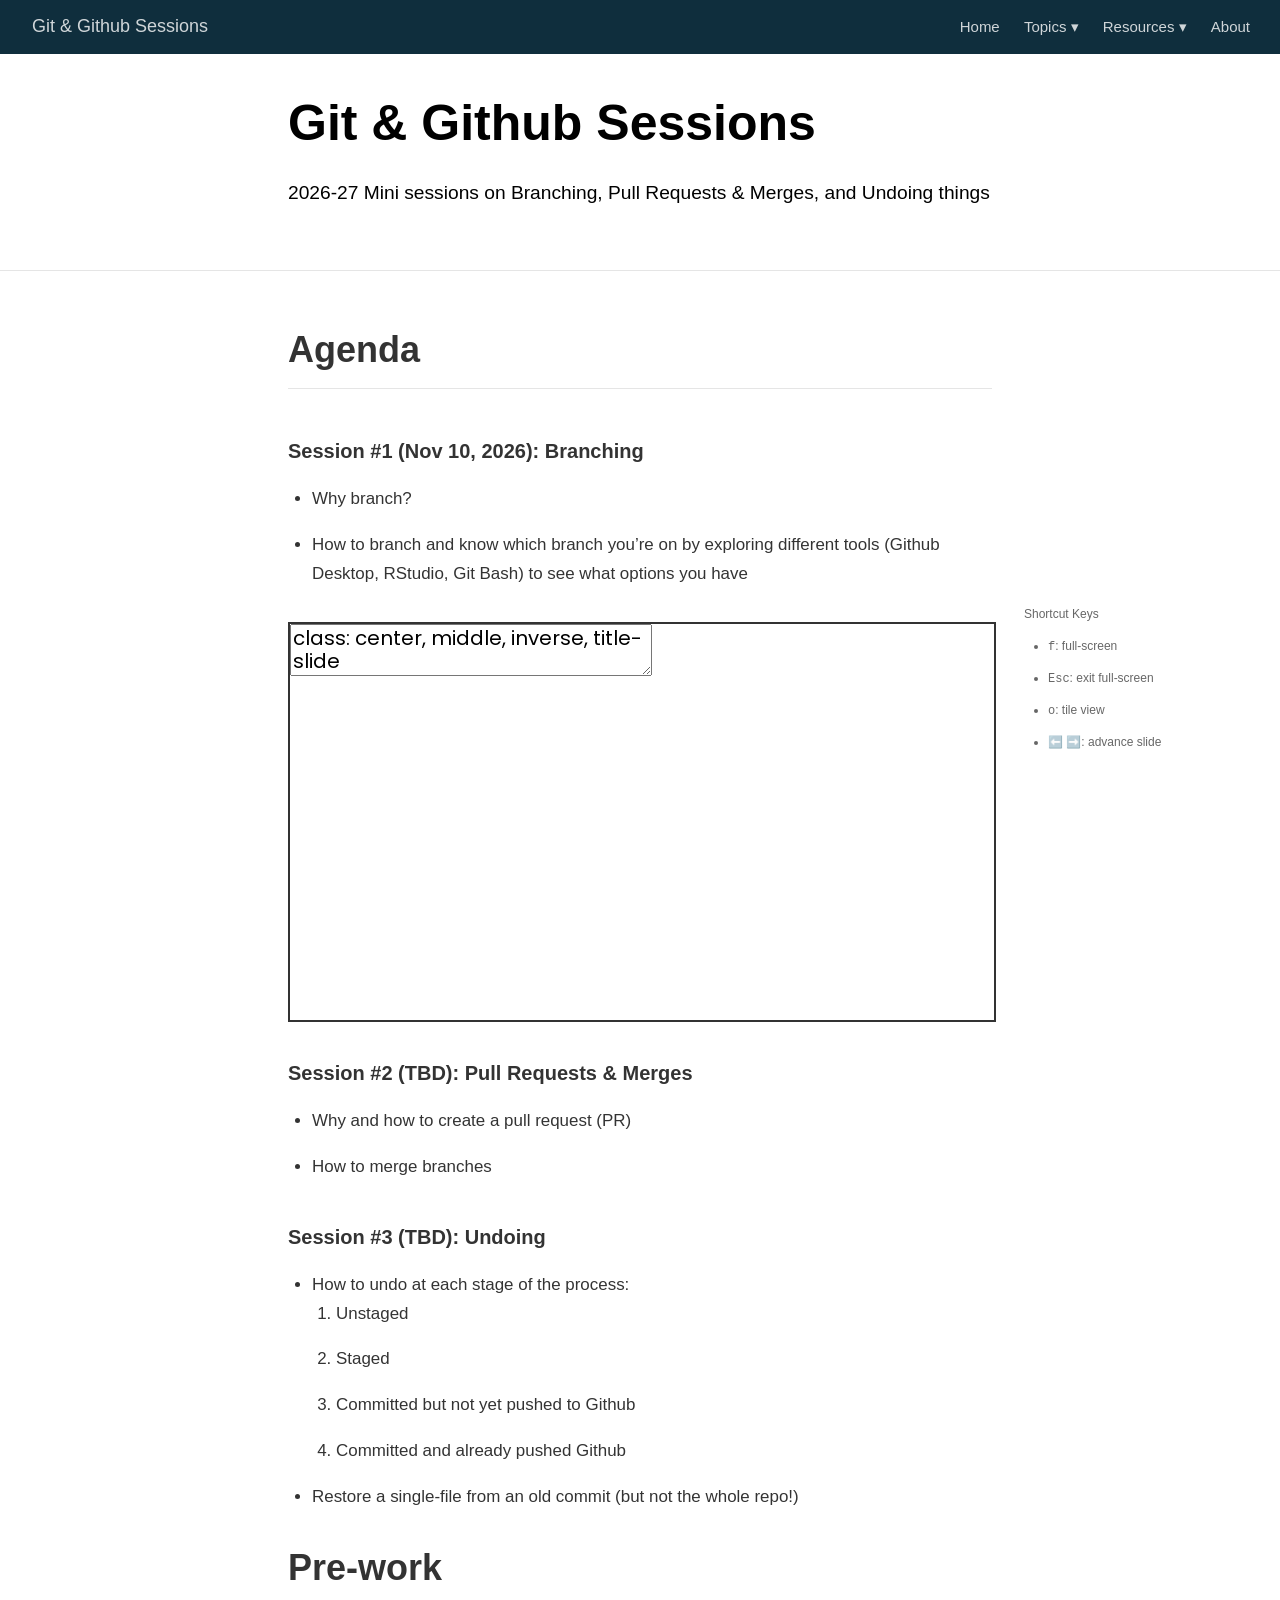
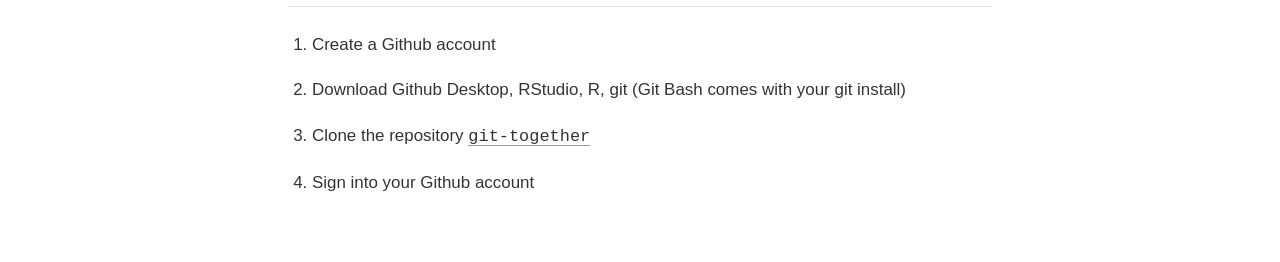
<file: docs/index.html>
<!DOCTYPE html>

<html xmlns="http://www.w3.org/1999/xhtml" lang="" xml:lang="">

<head>
  <meta charset="utf-8"/>
  <meta name="viewport" content="width=device-width, initial-scale=1"/>
  <meta http-equiv="X-UA-Compatible" content="IE=Edge,chrome=1"/>
  <meta name="generator" content="distill" />

  <style type="text/css">
  /* Hide doc at startup (prevent jankiness while JS renders/transforms) */
  body {
    visibility: hidden;
  }
  </style>

 <!--radix_placeholder_import_source-->
 <!--/radix_placeholder_import_source-->

<style type="text/css">code{white-space: pre;}</style>
<style type="text/css" data-origin="pandoc">
html { -webkit-text-size-adjust: 100%; }
pre > code.sourceCode { white-space: pre; position: relative; }
pre > code.sourceCode > span { display: inline-block; line-height: 1.25; }
pre > code.sourceCode > span:empty { height: 1.2em; }
.sourceCode { overflow: visible; }
code.sourceCode > span { color: inherit; text-decoration: inherit; }
div.sourceCode { margin: 1em 0; }
pre.sourceCode { margin: 0; }
@media screen {
div.sourceCode { overflow: auto; }
}
@media print {
pre > code.sourceCode { white-space: pre-wrap; }
pre > code.sourceCode > span { text-indent: -5em; padding-left: 5em; }
}
pre.numberSource code
  { counter-reset: source-line 0; }
pre.numberSource code > span
  { position: relative; left: -4em; counter-increment: source-line; }
pre.numberSource code > span > a:first-child::before
  { content: counter(source-line);
    position: relative; left: -1em; text-align: right; vertical-align: baseline;
    border: none; display: inline-block;
    -webkit-touch-callout: none; -webkit-user-select: none;
    -khtml-user-select: none; -moz-user-select: none;
    -ms-user-select: none; user-select: none;
    padding: 0 4px; width: 4em;
    color: #aaaaaa;
  }
pre.numberSource { margin-left: 3em; border-left: 1px solid #aaaaaa;  padding-left: 4px; }
div.sourceCode
  { color: #00769e; background-color: #f1f3f5; }
@media screen {
pre > code.sourceCode > span > a:first-child::before { text-decoration: underline; }
}
code span { color: #00769e; } /* Normal */
code span.al { color: #ad0000; } /* Alert */
code span.an { color: #5e5e5e; } /* Annotation */
code span.at { color: #657422; } /* Attribute */
code span.bn { color: #ad0000; } /* BaseN */
code span.bu { } /* BuiltIn */
code span.cf { color: #00769e; } /* ControlFlow */
code span.ch { color: #20794d; } /* Char */
code span.cn { color: #8f5902; } /* Constant */
code span.co { color: #5e5e5e; } /* Comment */
code span.cv { color: #5e5e5e; font-style: italic; } /* CommentVar */
code span.do { color: #5e5e5e; font-style: italic; } /* Documentation */
code span.dt { color: #ad0000; } /* DataType */
code span.dv { color: #ad0000; } /* DecVal */
code span.er { color: #ad0000; } /* Error */
code span.ex { } /* Extension */
code span.fl { color: #ad0000; } /* Float */
code span.fu { color: #4758ab; } /* Function */
code span.im { } /* Import */
code span.in { color: #5e5e5e; } /* Information */
code span.kw { color: #00769e; } /* Keyword */
code span.op { color: #5e5e5e; } /* Operator */
code span.ot { color: #00769e; } /* Other */
code span.pp { color: #ad0000; } /* Preprocessor */
code span.sc { color: #5e5e5e; } /* SpecialChar */
code span.ss { color: #20794d; } /* SpecialString */
code span.st { color: #20794d; } /* String */
code span.va { color: #111111; } /* Variable */
code span.vs { color: #20794d; } /* VerbatimString */
code span.wa { color: #5e5e5e; font-style: italic; } /* Warning */
</style>


  <!--radix_placeholder_meta_tags-->
  <title>Git &amp; Github Sessions</title>

  <meta property="description" itemprop="description" content="2026-27 Mini sessions on Branching, Pull Requests &amp; Merges, and Undoing things"/>



  <!--  https://developers.facebook.com/docs/sharing/webmasters#markup -->
  <meta property="og:title" content="Git &amp; Github Sessions"/>
  <meta property="og:type" content="article"/>
  <meta property="og:description" content="2026-27 Mini sessions on Branching, Pull Requests &amp; Merges, and Undoing things"/>
  <meta property="og:locale" content="en_US"/>
  <meta property="og:site_name" content="Git &amp; Github Sessions"/>

  <!--  https://dev.twitter.com/cards/types/summary -->
  <meta property="twitter:card" content="summary"/>
  <meta property="twitter:title" content="Git &amp; Github Sessions"/>
  <meta property="twitter:description" content="2026-27 Mini sessions on Branching, Pull Requests &amp; Merges, and Undoing things"/>

  <!--/radix_placeholder_meta_tags-->
  <!--radix_placeholder_rmarkdown_metadata-->

  <script type="text/json" id="radix-rmarkdown-metadata">
  {"type":"list","attributes":{"names":{"type":"character","attributes":{},"value":["title","description","site"]}},"value":[{"type":"character","attributes":{},"value":["Git & Github Sessions"]},{"type":"character","attributes":{},"value":["2026-27 Mini sessions on Branching, Pull Requests & Merges, and Undoing things\n"]},{"type":"character","attributes":{},"value":["distill::distill_website"]}]}
  </script>
  <!--/radix_placeholder_rmarkdown_metadata-->
  <!--radix_placeholder_navigation_in_header-->
  <meta name="distill:offset" content=""/>

  <script type="application/javascript">

    window.headroom_prevent_pin = false;

    window.document.addEventListener("DOMContentLoaded", function (event) {

      // initialize headroom for banner
      var header = $('header').get(0);
      var headerHeight = header.offsetHeight;
      var headroom = new Headroom(header, {
        tolerance: 5,
        onPin : function() {
          if (window.headroom_prevent_pin) {
            window.headroom_prevent_pin = false;
            headroom.unpin();
          }
        }
      });
      headroom.init();
      if(window.location.hash)
        headroom.unpin();
      $(header).addClass('headroom--transition');

      // offset scroll location for banner on hash change
      // (see: https://github.com/WickyNilliams/headroom.js/issues/38)
      window.addEventListener("hashchange", function(event) {
        window.scrollTo(0, window.pageYOffset - (headerHeight + 25));
      });

      // responsive menu
      $('.distill-site-header').each(function(i, val) {
        var topnav = $(this);
        var toggle = topnav.find('.nav-toggle');
        toggle.on('click', function() {
          topnav.toggleClass('responsive');
        });
      });

      // nav dropdowns
      $('.nav-dropbtn').click(function(e) {
        $(this).next('.nav-dropdown-content').toggleClass('nav-dropdown-active');
        $(this).parent().siblings('.nav-dropdown')
           .children('.nav-dropdown-content').removeClass('nav-dropdown-active');
      });
      $("body").click(function(e){
        $('.nav-dropdown-content').removeClass('nav-dropdown-active');
      });
      $(".nav-dropdown").click(function(e){
        e.stopPropagation();
      });
    });
  </script>

  <style type="text/css">

  /* Theme (user-documented overrideables for nav appearance) */

  .distill-site-nav {
    color: rgba(255, 255, 255, 0.8);
    background-color: #0F2E3D;
    font-size: 15px;
    font-weight: 300;
  }

  .distill-site-nav a {
    color: inherit;
    text-decoration: none;
  }

  .distill-site-nav a:hover {
    color: white;
  }

  @media print {
    .distill-site-nav {
      display: none;
    }
  }

  .distill-site-header {

  }

  .distill-site-footer {

  }


  /* Site Header */

  .distill-site-header {
    width: 100%;
    box-sizing: border-box;
    z-index: 3;
  }

  .distill-site-header .nav-left {
    display: inline-block;
    margin-left: 8px;
  }

  @media screen and (max-width: 768px) {
    .distill-site-header .nav-left {
      margin-left: 0;
    }
  }


  .distill-site-header .nav-right {
    float: right;
    margin-right: 8px;
  }

  .distill-site-header a,
  .distill-site-header .title {
    display: inline-block;
    text-align: center;
    padding: 14px 10px 14px 10px;
  }

  .distill-site-header .title {
    font-size: 18px;
    min-width: 150px;
  }

  .distill-site-header .logo {
    padding: 0;
  }

  .distill-site-header .logo img {
    display: none;
    max-height: 20px;
    width: auto;
    margin-bottom: -4px;
  }

  .distill-site-header .nav-image img {
    max-height: 18px;
    width: auto;
    display: inline-block;
    margin-bottom: -3px;
  }



  @media screen and (min-width: 1000px) {
    .distill-site-header .logo img {
      display: inline-block;
    }
    .distill-site-header .nav-left {
      margin-left: 20px;
    }
    .distill-site-header .nav-right {
      margin-right: 20px;
    }
    .distill-site-header .title {
      padding-left: 12px;
    }
  }


  .distill-site-header .nav-toggle {
    display: none;
  }

  .nav-dropdown {
    display: inline-block;
    position: relative;
  }

  .nav-dropdown .nav-dropbtn {
    border: none;
    outline: none;
    color: rgba(255, 255, 255, 0.8);
    padding: 16px 10px;
    background-color: transparent;
    font-family: inherit;
    font-size: inherit;
    font-weight: inherit;
    margin: 0;
    margin-top: 1px;
    z-index: 2;
  }

  .nav-dropdown-content {
    display: none;
    position: absolute;
    background-color: white;
    min-width: 200px;
    border: 1px solid rgba(0,0,0,0.15);
    border-radius: 4px;
    box-shadow: 0px 8px 16px 0px rgba(0,0,0,0.1);
    z-index: 1;
    margin-top: 2px;
    white-space: nowrap;
    padding-top: 4px;
    padding-bottom: 4px;
  }

  .nav-dropdown-content hr {
    margin-top: 4px;
    margin-bottom: 4px;
    border: none;
    border-bottom: 1px solid rgba(0, 0, 0, 0.1);
  }

  .nav-dropdown-active {
    display: block;
  }

  .nav-dropdown-content a, .nav-dropdown-content .nav-dropdown-header {
    color: black;
    padding: 6px 24px;
    text-decoration: none;
    display: block;
    text-align: left;
  }

  .nav-dropdown-content .nav-dropdown-header {
    display: block;
    padding: 5px 24px;
    padding-bottom: 0;
    text-transform: uppercase;
    font-size: 14px;
    color: #999999;
    white-space: nowrap;
  }

  .nav-dropdown:hover .nav-dropbtn {
    color: white;
  }

  .nav-dropdown-content a:hover {
    background-color: #ddd;
    color: black;
  }

  .nav-right .nav-dropdown-content {
    margin-left: -45%;
    right: 0;
  }

  @media screen and (max-width: 768px) {
    .distill-site-header a, .distill-site-header .nav-dropdown  {display: none;}
    .distill-site-header a.nav-toggle {
      float: right;
      display: block;
    }
    .distill-site-header .title {
      margin-left: 0;
    }
    .distill-site-header .nav-right {
      margin-right: 0;
    }
    .distill-site-header {
      overflow: hidden;
    }
    .nav-right .nav-dropdown-content {
      margin-left: 0;
    }
  }


  @media screen and (max-width: 768px) {
    .distill-site-header.responsive {position: relative; min-height: 500px; }
    .distill-site-header.responsive a.nav-toggle {
      position: absolute;
      right: 0;
      top: 0;
    }
    .distill-site-header.responsive a,
    .distill-site-header.responsive .nav-dropdown {
      display: block;
      text-align: left;
    }
    .distill-site-header.responsive .nav-left,
    .distill-site-header.responsive .nav-right {
      width: 100%;
    }
    .distill-site-header.responsive .nav-dropdown {float: none;}
    .distill-site-header.responsive .nav-dropdown-content {position: relative;}
    .distill-site-header.responsive .nav-dropdown .nav-dropbtn {
      display: block;
      width: 100%;
      text-align: left;
    }
  }

  /* Site Footer */

  .distill-site-footer {
    width: 100%;
    overflow: hidden;
    box-sizing: border-box;
    z-index: 3;
    margin-top: 30px;
    padding-top: 30px;
    padding-bottom: 30px;
    text-align: center;
  }

  /* Headroom */

  d-title {
    padding-top: 6rem;
  }

  @media print {
    d-title {
      padding-top: 4rem;
    }
  }

  .headroom {
    z-index: 1000;
    position: fixed;
    top: 0;
    left: 0;
    right: 0;
  }

  .headroom--transition {
    transition: all .4s ease-in-out;
  }

  .headroom--unpinned {
    top: -100px;
  }

  .headroom--pinned {
    top: 0;
  }

  /* adjust viewport for navbar height */
  /* helps vertically center bootstrap (non-distill) content */
  .min-vh-100 {
    min-height: calc(100vh - 100px) !important;
  }

  </style>

  <script src="site_libs/jquery-3.6.0/jquery-3.6.0.min.js"></script>
  <link href="site_libs/font-awesome-6.5.2/css/all.min.css" rel="stylesheet"/>
  <link href="site_libs/font-awesome-6.5.2/css/v4-shims.min.css" rel="stylesheet"/>
  <script src="site_libs/headroom-0.9.4/headroom.min.js"></script>
  <script src="site_libs/autocomplete-0.37.1/autocomplete.min.js"></script>
  <script src="site_libs/fuse-6.4.1/fuse.min.js"></script>

  <script type="application/javascript">

  function getMeta(metaName) {
    var metas = document.getElementsByTagName('meta');
    for (let i = 0; i < metas.length; i++) {
      if (metas[i].getAttribute('name') === metaName) {
        return metas[i].getAttribute('content');
      }
    }
    return '';
  }

  function offsetURL(url) {
    var offset = getMeta('distill:offset');
    return offset ? offset + '/' + url : url;
  }

  function createFuseIndex() {

    // create fuse index
    var options = {
      keys: [
        { name: 'title', weight: 20 },
        { name: 'categories', weight: 15 },
        { name: 'description', weight: 10 },
        { name: 'contents', weight: 5 },
      ],
      ignoreLocation: true,
      threshold: 0
    };
    var fuse = new window.Fuse([], options);

    // fetch the main search.json
    return fetch(offsetURL('search.json'))
      .then(function(response) {
        if (response.status == 200) {
          return response.json().then(function(json) {
            // index main articles
            json.articles.forEach(function(article) {
              fuse.add(article);
            });
            // download collections and index their articles
            return Promise.all(json.collections.map(function(collection) {
              return fetch(offsetURL(collection)).then(function(response) {
                if (response.status === 200) {
                  return response.json().then(function(articles) {
                    articles.forEach(function(article) {
                      fuse.add(article);
                    });
                  })
                } else {
                  return Promise.reject(
                    new Error('Unexpected status from search index request: ' +
                              response.status)
                  );
                }
              });
            })).then(function() {
              return fuse;
            });
          });

        } else {
          return Promise.reject(
            new Error('Unexpected status from search index request: ' +
                        response.status)
          );
        }
      });
  }

  window.document.addEventListener("DOMContentLoaded", function (event) {

    // get search element (bail if we don't have one)
    var searchEl = window.document.getElementById('distill-search');
    if (!searchEl)
      return;

    createFuseIndex()
      .then(function(fuse) {

        // make search box visible
        searchEl.classList.remove('hidden');

        // initialize autocomplete
        var options = {
          autoselect: true,
          hint: false,
          minLength: 2,
        };
        window.autocomplete(searchEl, options, [{
          source: function(query, callback) {
            const searchOptions = {
              isCaseSensitive: false,
              shouldSort: true,
              minMatchCharLength: 2,
              limit: 10,
            };
            var results = fuse.search(query, searchOptions);
            callback(results
              .map(function(result) { return result.item; })
            );
          },
          templates: {
            suggestion: function(suggestion) {
              var img = suggestion.preview && Object.keys(suggestion.preview).length > 0
                ? `<img src="${offsetURL(suggestion.preview)}"</img>`
                : '';
              var html = `
                <div class="search-item">
                  <h3>${suggestion.title}</h3>
                  <div class="search-item-description">
                    ${suggestion.description || ''}
                  </div>
                  <div class="search-item-preview">
                    ${img}
                  </div>
                </div>
              `;
              return html;
            }
          }
        }]).on('autocomplete:selected', function(event, suggestion) {
          window.location.href = offsetURL(suggestion.path);
        });
        // remove inline display style on autocompleter (we want to
        // manage responsive display via css)
        $('.algolia-autocomplete').css("display", "");
      })
      .catch(function(error) {
        console.log(error);
      });

  });

  </script>

  <style type="text/css">

  .nav-search {
    font-size: x-small;
  }

  /* Algolioa Autocomplete */

  .algolia-autocomplete {
    display: inline-block;
    margin-left: 10px;
    vertical-align: sub;
    background-color: white;
    color: black;
    padding: 6px;
    padding-top: 8px;
    padding-bottom: 0;
    border-radius: 6px;
    border: 1px #0F2E3D solid;
    width: 180px;
  }


  @media screen and (max-width: 768px) {
    .distill-site-nav .algolia-autocomplete {
      display: none;
      visibility: hidden;
    }
    .distill-site-nav.responsive .algolia-autocomplete {
      display: inline-block;
      visibility: visible;
    }
    .distill-site-nav.responsive .algolia-autocomplete .aa-dropdown-menu {
      margin-left: 0;
      width: 400px;
      max-height: 400px;
    }
  }

  .algolia-autocomplete .aa-input, .algolia-autocomplete .aa-hint {
    width: 90%;
    outline: none;
    border: none;
  }

  .algolia-autocomplete .aa-hint {
    color: #999;
  }
  .algolia-autocomplete .aa-dropdown-menu {
    width: 550px;
    max-height: 70vh;
    overflow-x: visible;
    overflow-y: scroll;
    padding: 5px;
    margin-top: 3px;
    margin-left: -150px;
    background-color: #fff;
    border-radius: 5px;
    border: 1px solid #999;
    border-top: none;
  }

  .algolia-autocomplete .aa-dropdown-menu .aa-suggestion {
    cursor: pointer;
    padding: 5px 4px;
    border-bottom: 1px solid #eee;
  }

  .algolia-autocomplete .aa-dropdown-menu .aa-suggestion:last-of-type {
    border-bottom: none;
    margin-bottom: 2px;
  }

  .algolia-autocomplete .aa-dropdown-menu .aa-suggestion .search-item {
    overflow: hidden;
    font-size: 0.8em;
    line-height: 1.4em;
  }

  .algolia-autocomplete .aa-dropdown-menu .aa-suggestion .search-item h3 {
    font-size: 1rem;
    margin-block-start: 0;
    margin-block-end: 5px;
  }

  .algolia-autocomplete .aa-dropdown-menu .aa-suggestion .search-item-description {
    display: inline-block;
    overflow: hidden;
    height: 2.8em;
    width: 80%;
    margin-right: 4%;
  }

  .algolia-autocomplete .aa-dropdown-menu .aa-suggestion .search-item-preview {
    display: inline-block;
    width: 15%;
  }

  .algolia-autocomplete .aa-dropdown-menu .aa-suggestion .search-item-preview img {
    height: 3em;
    width: auto;
    display: none;
  }

  .algolia-autocomplete .aa-dropdown-menu .aa-suggestion .search-item-preview img[src] {
    display: initial;
  }

  .algolia-autocomplete .aa-dropdown-menu .aa-suggestion.aa-cursor {
    background-color: #eee;
  }
  .algolia-autocomplete .aa-dropdown-menu .aa-suggestion em {
    font-weight: bold;
    font-style: normal;
  }

  </style>


  <!--/radix_placeholder_navigation_in_header-->
  <!--radix_placeholder_distill-->

  <style type="text/css">

  body {
    background-color: white;
  }

  .pandoc-table {
    width: 100%;
  }

  .pandoc-table>caption {
    margin-bottom: 10px;
  }

  .pandoc-table th:not([align]) {
    text-align: left;
  }

  .pagedtable-footer {
    font-size: 15px;
  }

  d-byline .byline {
    grid-template-columns: 2fr 2fr;
  }

  d-byline .byline h3 {
    margin-block-start: 1.5em;
  }

  d-byline .byline .authors-affiliations h3 {
    margin-block-start: 0.5em;
  }

  .authors-affiliations .orcid-id {
    width: 16px;
    height:16px;
    margin-left: 4px;
    margin-right: 4px;
    vertical-align: middle;
    padding-bottom: 2px;
  }

  d-title .dt-tags {
    margin-top: 1em;
    grid-column: text;
  }

  .dt-tags .dt-tag {
    text-decoration: none;
    display: inline-block;
    color: rgba(0,0,0,0.6);
    padding: 0em 0.4em;
    margin-right: 0.5em;
    margin-bottom: 0.4em;
    font-size: 70%;
    border: 1px solid rgba(0,0,0,0.2);
    border-radius: 3px;
    text-transform: uppercase;
    font-weight: 500;
  }

  d-article table.gt_table td,
  d-article table.gt_table th {
    border-bottom: none;
    font-size: 100%;
  }

  .html-widget {
    margin-bottom: 2.0em;
  }

  .l-screen-inset {
    padding-right: 16px;
  }

  .l-screen .caption {
    margin-left: 10px;
  }

  .shaded {
    background: rgb(247, 247, 247);
    padding-top: 20px;
    padding-bottom: 20px;
    border-top: 1px solid rgba(0, 0, 0, 0.1);
    border-bottom: 1px solid rgba(0, 0, 0, 0.1);
  }

  .shaded .html-widget {
    margin-bottom: 0;
    border: 1px solid rgba(0, 0, 0, 0.1);
  }

  .shaded .shaded-content {
    background: white;
  }

  .text-output {
    margin-top: 0;
    line-height: 1.5em;
  }

  .hidden {
    display: none !important;
  }

  hr.section-separator {
    border: none;
    border-top: 1px solid rgba(0, 0, 0, 0.1);
    margin: 0px;
  }


  d-byline {
    border-top: none;
  }

  d-article {
    padding-top: 2.5rem;
    padding-bottom: 30px;
    border-top: none;
  }

  d-appendix {
    padding-top: 30px;
  }

  d-article>p>img {
    width: 100%;
  }

  d-article h2 {
    margin: 1rem 0 1.5rem 0;
  }

  d-article h3 {
    margin-top: 1.5rem;
  }

  d-article iframe {
    border: 1px solid rgba(0, 0, 0, 0.1);
    margin-bottom: 2.0em;
    width: 100%;
  }

  /* Tweak code blocks */

  d-article div.sourceCode code,
  d-article pre code {
    font-family: Consolas, Monaco, 'Andale Mono', 'Ubuntu Mono', monospace;
  }

  d-article pre,
  d-article div.sourceCode,
  d-article div.sourceCode pre {
    overflow: auto;
  }

  d-article div.sourceCode {
    background-color: white;
  }

  d-article div.sourceCode pre {
    padding-left: 10px;
    font-size: 12px;
    border-left: 2px solid rgba(0,0,0,0.1);
  }

  d-article pre {
    font-size: 12px;
    color: black;
    background: none;
    margin-top: 0;
    text-align: left;
    white-space: pre;
    word-spacing: normal;
    word-break: normal;
    word-wrap: normal;
    line-height: 1.5;

    -moz-tab-size: 4;
    -o-tab-size: 4;
    tab-size: 4;

    -webkit-hyphens: none;
    -moz-hyphens: none;
    -ms-hyphens: none;
    hyphens: none;
  }

  d-article pre a {
    border-bottom: none;
  }

  d-article pre a:hover {
    border-bottom: none;
    text-decoration: underline;
  }

  d-article details {
    grid-column: text;
    margin-bottom: 0.8em;
  }

  @media(min-width: 768px) {

  d-article pre,
  d-article div.sourceCode,
  d-article div.sourceCode pre {
    overflow: visible !important;
  }

  d-article div.sourceCode pre {
    padding-left: 18px;
    font-size: 14px;
  }

  /* tweak for Pandoc numbered line within distill */
  d-article pre.numberSource code > span {
      left: -2em;
  }

  d-article pre {
    font-size: 14px;
  }

  }

  figure img.external {
    background: white;
    border: 1px solid rgba(0, 0, 0, 0.1);
    box-shadow: 0 1px 8px rgba(0, 0, 0, 0.1);
    padding: 18px;
    box-sizing: border-box;
  }

  /* CSS for d-contents */

  .d-contents {
    grid-column: text;
    color: rgba(0,0,0,0.8);
    font-size: 0.9em;
    padding-bottom: 1em;
    margin-bottom: 1em;
    padding-bottom: 0.5em;
    margin-bottom: 1em;
    padding-left: 0.25em;
    justify-self: start;
  }

  @media(min-width: 1000px) {
    .d-contents.d-contents-float {
      height: 0;
      grid-column-start: 1;
      grid-column-end: 4;
      justify-self: center;
      padding-right: 3em;
      padding-left: 2em;
    }
  }

  .d-contents nav h3 {
    font-size: 18px;
    margin-top: 0;
    margin-bottom: 1em;
  }

  .d-contents li {
    list-style-type: none
  }

  .d-contents nav > ul {
    padding-left: 0;
  }

  .d-contents ul {
    padding-left: 1em
  }

  .d-contents nav ul li {
    margin-top: 0.6em;
    margin-bottom: 0.2em;
  }

  .d-contents nav a {
    font-size: 13px;
    border-bottom: none;
    text-decoration: none
    color: rgba(0, 0, 0, 0.8);
  }

  .d-contents nav a:hover {
    text-decoration: underline solid rgba(0, 0, 0, 0.6)
  }

  .d-contents nav > ul > li > a {
    font-weight: 600;
  }

  .d-contents nav > ul > li > ul {
    font-weight: inherit;
  }

  .d-contents nav > ul > li > ul > li {
    margin-top: 0.2em;
  }


  .d-contents nav ul {
    margin-top: 0;
    margin-bottom: 0.25em;
  }

  .d-article-with-toc h2:nth-child(2) {
    margin-top: 0;
  }


  /* Figure */

  .figure {
    position: relative;
    margin-bottom: 2.5em;
    margin-top: 1.5em;
  }

  .figure .caption {
    color: rgba(0, 0, 0, 0.6);
    font-size: 12px;
    line-height: 1.5em;
  }

  .figure img.external {
    background: white;
    border: 1px solid rgba(0, 0, 0, 0.1);
    box-shadow: 0 1px 8px rgba(0, 0, 0, 0.1);
    padding: 18px;
    box-sizing: border-box;
  }

  .figure .caption a {
    color: rgba(0, 0, 0, 0.6);
  }

  .figure .caption b,
  .figure .caption strong, {
    font-weight: 600;
    color: rgba(0, 0, 0, 1.0);
  }

  /* Citations */

  d-article .citation {
    color: inherit;
    cursor: inherit;
  }

  div.hanging-indent{
    margin-left: 1em; text-indent: -1em;
  }

  /* Citation hover box */

  .tippy-box[data-theme~=light-border] {
    background-color: rgba(250, 250, 250, 0.95);
  }

  .tippy-content > p {
    margin-bottom: 0;
    padding: 2px;
  }


  /* Tweak 1000px media break to show more text */

  @media(min-width: 1000px) {
    .base-grid,
    distill-header,
    d-title,
    d-abstract,
    d-article,
    d-appendix,
    distill-appendix,
    d-byline,
    d-footnote-list,
    d-citation-list,
    distill-footer {
      grid-template-columns: [screen-start] 1fr [page-start kicker-start] 80px [middle-start] 50px [text-start kicker-end] 65px 65px 65px 65px 65px 65px 65px 65px [text-end gutter-start] 65px [middle-end] 65px [page-end gutter-end] 1fr [screen-end];
      grid-column-gap: 16px;
    }

    .grid {
      grid-column-gap: 16px;
    }

    d-article {
      font-size: 1.06rem;
      line-height: 1.7em;
    }
    figure .caption, .figure .caption, figure figcaption {
      font-size: 13px;
    }
  }

  @media(min-width: 1180px) {
    .base-grid,
    distill-header,
    d-title,
    d-abstract,
    d-article,
    d-appendix,
    distill-appendix,
    d-byline,
    d-footnote-list,
    d-citation-list,
    distill-footer {
      grid-template-columns: [screen-start] 1fr [page-start kicker-start] 60px [middle-start] 60px [text-start kicker-end] 60px 60px 60px 60px 60px 60px 60px 60px [text-end gutter-start] 60px [middle-end] 60px [page-end gutter-end] 1fr [screen-end];
      grid-column-gap: 32px;
    }

    .grid {
      grid-column-gap: 32px;
    }
  }


  /* Get the citation styles for the appendix (not auto-injected on render since
     we do our own rendering of the citation appendix) */

  d-appendix .citation-appendix,
  .d-appendix .citation-appendix {
    font-size: 11px;
    line-height: 15px;
    border-left: 1px solid rgba(0, 0, 0, 0.1);
    padding-left: 18px;
    border: 1px solid rgba(0,0,0,0.1);
    background: rgba(0, 0, 0, 0.02);
    padding: 10px 18px;
    border-radius: 3px;
    color: rgba(150, 150, 150, 1);
    overflow: hidden;
    margin-top: -12px;
    white-space: pre-wrap;
    word-wrap: break-word;
  }

  /* Include appendix styles here so they can be overridden */

  d-appendix {
    contain: layout style;
    font-size: 0.8em;
    line-height: 1.7em;
    margin-top: 60px;
    margin-bottom: 0;
    border-top: 1px solid rgba(0, 0, 0, 0.1);
    color: rgba(0,0,0,0.5);
    padding-top: 60px;
    padding-bottom: 48px;
  }

  d-appendix h3 {
    grid-column: page-start / text-start;
    font-size: 15px;
    font-weight: 500;
    margin-top: 1em;
    margin-bottom: 0;
    color: rgba(0,0,0,0.65);
  }

  d-appendix h3 + * {
    margin-top: 1em;
  }

  d-appendix ol {
    padding: 0 0 0 15px;
  }

  @media (min-width: 768px) {
    d-appendix ol {
      padding: 0 0 0 30px;
      margin-left: -30px;
    }
  }

  d-appendix li {
    margin-bottom: 1em;
  }

  d-appendix a {
    color: rgba(0, 0, 0, 0.6);
  }

  d-appendix > * {
    grid-column: text;
  }

  d-appendix > d-footnote-list,
  d-appendix > d-citation-list,
  d-appendix > distill-appendix {
    grid-column: screen;
  }

  /* Include footnote styles here so they can be overridden */

  d-footnote-list {
    contain: layout style;
  }

  d-footnote-list > * {
    grid-column: text;
  }

  d-footnote-list a.footnote-backlink {
    color: rgba(0,0,0,0.3);
    padding-left: 0.5em;
  }



  /* Anchor.js */

  .anchorjs-link {
    /*transition: all .25s linear; */
    text-decoration: none;
    border-bottom: none;
  }
  *:hover > .anchorjs-link {
    margin-left: -1.125em !important;
    text-decoration: none;
    border-bottom: none;
  }

  /* Social footer */

  .social_footer {
    margin-top: 30px;
    margin-bottom: 0;
    color: rgba(0,0,0,0.67);
  }

  .disqus-comments {
    margin-right: 30px;
  }

  .disqus-comment-count {
    border-bottom: 1px solid rgba(0, 0, 0, 0.4);
    cursor: pointer;
  }

  #disqus_thread {
    margin-top: 30px;
  }

  .article-sharing a {
    border-bottom: none;
    margin-right: 8px;
  }

  .article-sharing a:hover {
    border-bottom: none;
  }

  .sidebar-section.subscribe {
    font-size: 12px;
    line-height: 1.6em;
  }

  .subscribe p {
    margin-bottom: 0.5em;
  }


  .article-footer .subscribe {
    font-size: 15px;
    margin-top: 45px;
  }


  .sidebar-section.custom {
    font-size: 12px;
    line-height: 1.6em;
  }

  .custom p {
    margin-bottom: 0.5em;
  }

  /* Styles for listing layout (hide title) */
  .layout-listing d-title, .layout-listing .d-title {
    display: none;
  }

  /* Styles for posts lists (not auto-injected) */


  .posts-with-sidebar {
    padding-left: 45px;
    padding-right: 45px;
  }

  .posts-list .description h2,
  .posts-list .description p {
    font-family: -apple-system, BlinkMacSystemFont, "Segoe UI", Roboto, Oxygen, Ubuntu, Cantarell, "Fira Sans", "Droid Sans", "Helvetica Neue", Arial, sans-serif;
  }

  .posts-list .description h2 {
    font-weight: 700;
    border-bottom: none;
    padding-bottom: 0;
  }

  .posts-list h2.post-tag {
    border-bottom: 1px solid rgba(0, 0, 0, 0.2);
    padding-bottom: 12px;
  }
  .posts-list {
    margin-top: 60px;
    margin-bottom: 24px;
  }

  .posts-list .post-preview {
    text-decoration: none;
    overflow: hidden;
    display: block;
    border-bottom: 1px solid rgba(0, 0, 0, 0.1);
    padding: 24px 0;
  }

  .post-preview-last {
    border-bottom: none !important;
  }

  .posts-list .posts-list-caption {
    grid-column: screen;
    font-weight: 400;
  }

  .posts-list .post-preview h2 {
    margin: 0 0 6px 0;
    line-height: 1.2em;
    font-style: normal;
    font-size: 24px;
  }

  .posts-list .post-preview p {
    margin: 0 0 12px 0;
    line-height: 1.4em;
    font-size: 16px;
  }

  .posts-list .post-preview .thumbnail {
    box-sizing: border-box;
    margin-bottom: 24px;
    position: relative;
    max-width: 500px;
  }
  .posts-list .post-preview img {
    width: 100%;
    display: block;
  }

  .posts-list .metadata {
    font-size: 12px;
    line-height: 1.4em;
    margin-bottom: 18px;
  }

  .posts-list .metadata > * {
    display: inline-block;
  }

  .posts-list .metadata .publishedDate {
    margin-right: 2em;
  }

  .posts-list .metadata .dt-authors {
    display: block;
    margin-top: 0.3em;
    margin-right: 2em;
  }

  .posts-list .dt-tags {
    display: block;
    line-height: 1em;
  }

  .posts-list .dt-tags .dt-tag {
    display: inline-block;
    color: rgba(0,0,0,0.6);
    padding: 0.3em 0.4em;
    margin-right: 0.2em;
    margin-bottom: 0.4em;
    font-size: 60%;
    border: 1px solid rgba(0,0,0,0.2);
    border-radius: 3px;
    text-transform: uppercase;
    font-weight: 500;
  }

  .posts-list img {
    opacity: 1;
  }

  .posts-list img[data-src] {
    opacity: 0;
  }

  .posts-more {
    clear: both;
  }


  .posts-sidebar {
    font-size: 16px;
  }

  .posts-sidebar h3 {
    font-size: 16px;
    margin-top: 0;
    margin-bottom: 0.5em;
    font-weight: 400;
    text-transform: uppercase;
  }

  .sidebar-section {
    margin-bottom: 30px;
  }

  .categories ul {
    list-style-type: none;
    margin: 0;
    padding: 0;
  }

  .categories li {
    color: rgba(0, 0, 0, 0.8);
    margin-bottom: 0;
  }

  .categories li>a {
    border-bottom: none;
  }

  .categories li>a:hover {
    border-bottom: 1px solid rgba(0, 0, 0, 0.4);
  }

  .categories .active {
    font-weight: 600;
  }

  .categories .category-count {
    color: rgba(0, 0, 0, 0.4);
  }


  @media(min-width: 768px) {
    .posts-list .post-preview h2 {
      font-size: 26px;
    }
    .posts-list .post-preview .thumbnail {
      float: right;
      width: 30%;
      margin-bottom: 0;
    }
    .posts-list .post-preview .description {
      float: left;
      width: 45%;
    }
    .posts-list .post-preview .metadata {
      float: left;
      width: 20%;
      margin-top: 8px;
    }
    .posts-list .post-preview p {
      margin: 0 0 12px 0;
      line-height: 1.5em;
      font-size: 16px;
    }
    .posts-with-sidebar .posts-list {
      float: left;
      width: 75%;
    }
    .posts-with-sidebar .posts-sidebar {
      float: right;
      width: 20%;
      margin-top: 60px;
      padding-top: 24px;
      padding-bottom: 24px;
    }
  }


  /* Improve display for browsers without grid (IE/Edge <= 15) */

  .downlevel {
    line-height: 1.6em;
    font-family: -apple-system, BlinkMacSystemFont, "Segoe UI", Roboto, Oxygen, Ubuntu, Cantarell, "Fira Sans", "Droid Sans", "Helvetica Neue", Arial, sans-serif;
    margin: 0;
  }

  .downlevel .d-title {
    padding-top: 6rem;
    padding-bottom: 1.5rem;
  }

  .downlevel .d-title h1 {
    font-size: 50px;
    font-weight: 700;
    line-height: 1.1em;
    margin: 0 0 0.5rem;
  }

  .downlevel .d-title p {
    font-weight: 300;
    font-size: 1.2rem;
    line-height: 1.55em;
    margin-top: 0;
  }

  .downlevel .d-byline {
    padding-top: 0.8em;
    padding-bottom: 0.8em;
    font-size: 0.8rem;
    line-height: 1.8em;
  }

  .downlevel .section-separator {
    border: none;
    border-top: 1px solid rgba(0, 0, 0, 0.1);
  }

  .downlevel .d-article {
    font-size: 1.06rem;
    line-height: 1.7em;
    padding-top: 1rem;
    padding-bottom: 2rem;
  }


  .downlevel .d-appendix {
    padding-left: 0;
    padding-right: 0;
    max-width: none;
    font-size: 0.8em;
    line-height: 1.7em;
    margin-bottom: 0;
    color: rgba(0,0,0,0.5);
    padding-top: 40px;
    padding-bottom: 48px;
  }

  .downlevel .footnotes ol {
    padding-left: 13px;
  }

  .downlevel .base-grid,
  .downlevel .distill-header,
  .downlevel .d-title,
  .downlevel .d-abstract,
  .downlevel .d-article,
  .downlevel .d-appendix,
  .downlevel .distill-appendix,
  .downlevel .d-byline,
  .downlevel .d-footnote-list,
  .downlevel .d-citation-list,
  .downlevel .distill-footer,
  .downlevel .appendix-bottom,
  .downlevel .posts-container {
    padding-left: 40px;
    padding-right: 40px;
  }

  @media(min-width: 768px) {
    .downlevel .base-grid,
    .downlevel .distill-header,
    .downlevel .d-title,
    .downlevel .d-abstract,
    .downlevel .d-article,
    .downlevel .d-appendix,
    .downlevel .distill-appendix,
    .downlevel .d-byline,
    .downlevel .d-footnote-list,
    .downlevel .d-citation-list,
    .downlevel .distill-footer,
    .downlevel .appendix-bottom,
    .downlevel .posts-container {
    padding-left: 150px;
    padding-right: 150px;
    max-width: 900px;
  }
  }

  .downlevel pre code {
    display: block;
    border-left: 2px solid rgba(0, 0, 0, .1);
    padding: 0 0 0 20px;
    font-size: 14px;
  }

  .downlevel code, .downlevel pre {
    color: black;
    background: none;
    font-family: Consolas, Monaco, 'Andale Mono', 'Ubuntu Mono', monospace;
    text-align: left;
    white-space: pre;
    word-spacing: normal;
    word-break: normal;
    word-wrap: normal;
    line-height: 1.5;

    -moz-tab-size: 4;
    -o-tab-size: 4;
    tab-size: 4;

    -webkit-hyphens: none;
    -moz-hyphens: none;
    -ms-hyphens: none;
    hyphens: none;
  }

  .downlevel .posts-list .post-preview {
    color: inherit;
  }



  </style>

  <script type="application/javascript">

  function is_downlevel_browser() {
    if (bowser.isUnsupportedBrowser({ msie: "12", msedge: "16"},
                                   window.navigator.userAgent)) {
      return true;
    } else {
      return window.load_distill_framework === undefined;
    }
  }

  // show body when load is complete
  function on_load_complete() {

    // add anchors
    if (window.anchors) {
      window.anchors.options.placement = 'left';
      window.anchors.add('d-article > h2, d-article > h3, d-article > h4, d-article > h5');
    }


    // set body to visible
    document.body.style.visibility = 'visible';

    // force redraw for leaflet widgets
    if (window.HTMLWidgets) {
      var maps = window.HTMLWidgets.findAll(".leaflet");
      $.each(maps, function(i, el) {
        var map = this.getMap();
        map.invalidateSize();
        map.eachLayer(function(layer) {
          if (layer instanceof L.TileLayer)
            layer.redraw();
        });
      });
    }

    // trigger 'shown' so htmlwidgets resize
    $('d-article').trigger('shown');
  }

  function init_distill() {

    init_common();

    // create front matter
    var front_matter = $('<d-front-matter></d-front-matter>');
    $('#distill-front-matter').wrap(front_matter);

    // create d-title
    $('.d-title').changeElementType('d-title');

    // separator
    var separator = '<hr class="section-separator" style="clear: both"/>';
    // prepend separator above appendix
    $('.d-byline').before(separator);
    $('.d-article').before(separator);

    // create d-byline
    var byline = $('<d-byline></d-byline>');
    $('.d-byline').replaceWith(byline);

    // create d-article
    var article = $('<d-article></d-article>');
    $('.d-article').wrap(article).children().unwrap();

    // move posts container into article
    $('.posts-container').appendTo($('d-article'));

    // create d-appendix
    $('.d-appendix').changeElementType('d-appendix');

    // flag indicating that we have appendix items
    var appendix = $('.appendix-bottom').children('h3').length > 0;

    // replace footnotes with <d-footnote>
    $('.footnote-ref').each(function(i, val) {
      appendix = true;
      var href = $(this).attr('href');
      var id = href.replace('#', '');
      var fn = $('#' + id);
      var fn_p = $('#' + id + '>p');
      fn_p.find('.footnote-back').remove();
      var text = fn_p.html();
      var dtfn = $('<d-footnote></d-footnote>');
      dtfn.html(text);
      $(this).replaceWith(dtfn);
    });
    // remove footnotes
    $('.footnotes').remove();

    // move refs into #references-listing
    $('#references-listing').replaceWith($('#refs'));

    $('h1.appendix, h2.appendix').each(function(i, val) {
      $(this).changeElementType('h3');
    });
    $('h3.appendix').each(function(i, val) {
      var id = $(this).attr('id');
      $('.d-contents a[href="#' + id + '"]').parent().remove();
      appendix = true;
      $(this).nextUntil($('h1, h2, h3')).addBack().appendTo($('d-appendix'));
    });

    // show d-appendix if we have appendix content
    $("d-appendix").css('display', appendix ? 'grid' : 'none');

    // localize layout chunks to just output
    $('.layout-chunk').each(function(i, val) {

      // capture layout
      var layout = $(this).attr('data-layout');

      // apply layout to markdown level block elements
      var elements = $(this).children().not('details, div.sourceCode, pre, script');
      elements.each(function(i, el) {
        var layout_div = $('<div class="' + layout + '"></div>');
        if (layout_div.hasClass('shaded')) {
          var shaded_content = $('<div class="shaded-content"></div>');
          $(this).wrap(shaded_content);
          $(this).parent().wrap(layout_div);
        } else {
          $(this).wrap(layout_div);
        }
      });


      // unwrap the layout-chunk div
      $(this).children().unwrap();
    });

    // remove code block used to force  highlighting css
    $('.distill-force-highlighting-css').parent().remove();

    // remove empty line numbers inserted by pandoc when using a
    // custom syntax highlighting theme, except when numbering line
    // in code chunk
    $('pre:not(.numberLines) code.sourceCode a:empty').remove();

    // load distill framework
    load_distill_framework();

    // wait for window.distillRunlevel == 4 to do post processing
    function distill_post_process() {

      if (!window.distillRunlevel || window.distillRunlevel < 4)
        return;

      // hide author/affiliations entirely if we have no authors
      var front_matter = JSON.parse($("#distill-front-matter").html());
      var have_authors = front_matter.authors && front_matter.authors.length > 0;
      if (!have_authors)
        $('d-byline').addClass('hidden');

      // article with toc class
      $('.d-contents').parent().addClass('d-article-with-toc');

      // strip links that point to #
      $('.authors-affiliations').find('a[href="#"]').removeAttr('href');

      // add orcid ids
      $('.authors-affiliations').find('.author').each(function(i, el) {
        var orcid_id = front_matter.authors[i].orcidID;
        var author_name = front_matter.authors[i].author
        if (orcid_id) {
          var a = $('<a></a>');
          a.attr('href', 'https://orcid.org/' + orcid_id);
          var img = $('<img></img>');
          img.addClass('orcid-id');
          img.attr('alt', author_name ? 'ORCID ID for ' + author_name : 'ORCID ID');
          img.attr('src','[data-uri]');
          a.append(img);
          $(this).append(a);
        }
      });

      // hide elements of author/affiliations grid that have no value
      function hide_byline_column(caption) {
        $('d-byline').find('h3:contains("' + caption + '")').parent().css('visibility', 'hidden');
      }

      // affiliations
      var have_affiliations = false;
      for (var i = 0; i<front_matter.authors.length; ++i) {
        var author = front_matter.authors[i];
        if (author.affiliation !== "&nbsp;") {
          have_affiliations = true;
          break;
        }
      }
      if (!have_affiliations)
        $('d-byline').find('h3:contains("Affiliations")').css('visibility', 'hidden');

      // published date
      if (!front_matter.publishedDate)
        hide_byline_column("Published");

      // document object identifier
      var doi = $('d-byline').find('h3:contains("DOI")');
      var doi_p = doi.next().empty();
      if (!front_matter.doi) {
        // if we have a citation and valid citationText then link to that
        if ($('#citation').length > 0 && front_matter.citationText) {
          doi.html('Citation');
          $('<a href="#citation"></a>')
            .text(front_matter.citationText)
            .appendTo(doi_p);
        } else {
          hide_byline_column("DOI");
        }
      } else {
        $('<a></a>')
           .attr('href', "https://doi.org/" + front_matter.doi)
           .html(front_matter.doi)
           .appendTo(doi_p);
      }

       // change plural form of authors/affiliations
      if (front_matter.authors.length === 1) {
        var grid = $('.authors-affiliations');
        grid.children('h3:contains("Authors")').text('Author');
        grid.children('h3:contains("Affiliations")').text('Affiliation');
      }

      // remove d-appendix and d-footnote-list local styles
      $('d-appendix > style:first-child').remove();
      $('d-footnote-list > style:first-child').remove();

      // move appendix-bottom entries to the bottom
      $('.appendix-bottom').appendTo('d-appendix').children().unwrap();
      $('.appendix-bottom').remove();

      // hoverable references
      $('span.citation[data-cites]').each(function() {
        const citeChild = $(this).children()[0]
        // Do not process if @xyz has been used without escaping and without bibliography activated
        // https://github.com/rstudio/distill/issues/466
        if (citeChild === undefined) return true

        if (citeChild.nodeName == "D-FOOTNOTE") {
          var fn = citeChild
          $(this).html(fn.shadowRoot.querySelector("sup"))
          $(this).id = fn.id
          fn.remove()
        }
        var refs = $(this).attr('data-cites').split(" ");
        var refHtml = refs.map(function(ref) {
          // Could use CSS.escape too here, we insure backward compatibility in navigator
          return "<p>" + $('div[id="ref-' + ref + '"]').html() + "</p>";
        }).join("\n");
        window.tippy(this, {
          allowHTML: true,
          content: refHtml,
          maxWidth: 500,
          interactive: true,
          interactiveBorder: 10,
          theme: 'light-border',
          placement: 'bottom-start'
        });
      });

      // fix footnotes in tables (#411)
      // replacing broken distill.pub feature
      $('table d-footnote').each(function() {
        // we replace internal showAtNode methode which is triggered when hovering a footnote
        this.hoverBox.showAtNode = function(node) {
          // ported from https://github.com/distillpub/template/pull/105/files
          calcOffset = function(elem) {
              let x = elem.offsetLeft;
              let y = elem.offsetTop;
              // Traverse upwards until an `absolute` element is found or `elem`
              // becomes null.
              while (elem = elem.offsetParent && elem.style.position != 'absolute') {
                  x += elem.offsetLeft;
                  y += elem.offsetTop;
              }

              return { left: x, top: y };
          }
          // https://developer.mozilla.org/en-US/docs/Web/API/HTMLElement/offsetTop
          const bbox = node.getBoundingClientRect();
          const offset = calcOffset(node);
          this.show([offset.left + bbox.width, offset.top + bbox.height]);
        }
      })

      // clear polling timer
      clearInterval(tid);

      // show body now that everything is ready
      on_load_complete();
    }

    var tid = setInterval(distill_post_process, 50);
    distill_post_process();

  }

  function init_downlevel() {

    init_common();

     // insert hr after d-title
    $('.d-title').after($('<hr class="section-separator"/>'));

    // check if we have authors
    var front_matter = JSON.parse($("#distill-front-matter").html());
    var have_authors = front_matter.authors && front_matter.authors.length > 0;

    // manage byline/border
    if (!have_authors)
      $('.d-byline').remove();
    $('.d-byline').after($('<hr class="section-separator"/>'));
    $('.d-byline a').remove();

    // remove toc
    $('.d-contents').remove();

    // move appendix elements
    $('h1.appendix, h2.appendix').each(function(i, val) {
      $(this).changeElementType('h3');
    });
    $('h3.appendix').each(function(i, val) {
      $(this).nextUntil($('h1, h2, h3')).addBack().appendTo($('.d-appendix'));
    });


    // inject headers into references and footnotes
    var refs_header = $('<h3></h3>');
    refs_header.text('References');
    $('#refs').prepend(refs_header);

    var footnotes_header = $('<h3></h3');
    footnotes_header.text('Footnotes');
    $('.footnotes').children('hr').first().replaceWith(footnotes_header);

    // move appendix-bottom entries to the bottom
    $('.appendix-bottom').appendTo('.d-appendix').children().unwrap();
    $('.appendix-bottom').remove();

    // remove appendix if it's empty
    if ($('.d-appendix').children().length === 0)
      $('.d-appendix').remove();

    // prepend separator above appendix
    $('.d-appendix').before($('<hr class="section-separator" style="clear: both"/>'));

    // trim code
    $('pre>code').each(function(i, val) {
      $(this).html($.trim($(this).html()));
    });

    // move posts-container right before article
    $('.posts-container').insertBefore($('.d-article'));

    $('body').addClass('downlevel');

    on_load_complete();
  }


  function init_common() {

    // jquery plugin to change element types
    (function($) {
      $.fn.changeElementType = function(newType) {
        var attrs = {};

        $.each(this[0].attributes, function(idx, attr) {
          attrs[attr.nodeName] = attr.nodeValue;
        });

        this.replaceWith(function() {
          return $("<" + newType + "/>", attrs).append($(this).contents());
        });
      };
    })(jQuery);

    // prevent underline for linked images
    $('a > img').parent().css({'border-bottom' : 'none'});

    // mark non-body figures created by knitr chunks as 100% width
    $('.layout-chunk').each(function(i, val) {
      var figures = $(this).find('img, .html-widget');
      // ignore leaflet img layers (#106)
      figures = figures.filter(':not(img[class*="leaflet"])')
      if ($(this).attr('data-layout') !== "l-body") {
        figures.css('width', '100%');
      } else {
        figures.css('max-width', '100%');
        figures.filter("[width]").each(function(i, val) {
          var fig = $(this);
          fig.css('width', fig.attr('width') + 'px');
        });

      }
    });

    // auto-append index.html to post-preview links in file: protocol
    // and in rstudio ide preview
    $('.post-preview').each(function(i, val) {
      if (window.location.protocol === "file:")
        $(this).attr('href', $(this).attr('href') + "index.html");
    });

    // get rid of index.html references in header
    if (window.location.protocol !== "file:") {
      $('.distill-site-header a[href]').each(function(i,val) {
        $(this).attr('href', $(this).attr('href').replace(/^index[.]html/, "./"));
      });
    }

    // add class to pandoc style tables
    $('tr.header').parent('thead').parent('table').addClass('pandoc-table');
    $('.kable-table').children('table').addClass('pandoc-table');

    // add figcaption style to table captions
    $('caption').parent('table').addClass("figcaption");

    // initialize posts list
    if (window.init_posts_list)
      window.init_posts_list();

    // implmement disqus comment link
    $('.disqus-comment-count').click(function() {
      window.headroom_prevent_pin = true;
      $('#disqus_thread').toggleClass('hidden');
      if (!$('#disqus_thread').hasClass('hidden')) {
        var offset = $(this).offset();
        $(window).resize();
        $('html, body').animate({
          scrollTop: offset.top - 35
        });
      }
    });
  }

  document.addEventListener('DOMContentLoaded', function() {
    if (is_downlevel_browser())
      init_downlevel();
    else
      window.addEventListener('WebComponentsReady', init_distill);
  });

  </script>

  <!--/radix_placeholder_distill-->
  <script src="site_libs/header-attrs-2.31/header-attrs.js"></script>
  <script src="site_libs/clipboard-2.0.6/clipboard.min.js"></script>
  <link href="site_libs/shareon-1.4.1/shareon.min.css" rel="stylesheet" />
  <script src="site_libs/shareon-1.4.1/shareon.min.js"></script>
  <link href="site_libs/xaringanExtra-shareagain-0.2.6/shareagain.css" rel="stylesheet" />
  <script src="site_libs/xaringanExtra-shareagain-0.2.6/shareagain.js"></script>
  <script src="site_libs/fitvids-2.1.1/fitvids.min.js"></script>
  <script src="site_libs/popper-2.6.0/popper.min.js"></script>
  <link href="site_libs/tippy-6.2.7/tippy.css" rel="stylesheet" />
  <link href="site_libs/tippy-6.2.7/tippy-light-border.css" rel="stylesheet" />
  <script src="site_libs/tippy-6.2.7/tippy.umd.min.js"></script>
  <script src="site_libs/anchor-4.2.2/anchor.min.js"></script>
  <script src="site_libs/bowser-1.9.3/bowser.min.js"></script>
  <script src="site_libs/webcomponents-2.0.0/webcomponents.js"></script>
  <script src="site_libs/distill-2.2.21/template.v2.js"></script>
  <!--radix_placeholder_site_in_header-->
  <!--/radix_placeholder_site_in_header-->


</head>

<body>

<!--radix_placeholder_front_matter-->

<script id="distill-front-matter" type="text/json">
{"title":"Git & Github Sessions","description":"2026-27 Mini sessions on Branching, Pull Requests & Merges, and Undoing things","authors":[]}
</script>

<!--/radix_placeholder_front_matter-->
<!--radix_placeholder_navigation_before_body-->
<header class="header header--fixed" role="banner">
<nav class="distill-site-nav distill-site-header">
<div class="nav-left">
<a href="index.html" class="title">Git &amp; Github Sessions</a>
</div>
<div class="nav-right">
<a href="index.html">Home</a>
<div class="nav-dropdown">
<button class="nav-dropbtn">
Topics
 
<span class="down-arrow">&#x25BE;</span>
</button>
<div class="nav-dropdown-content">
<a href="git-bash.html">Git Bash</a>
</div>
</div>
<div class="nav-dropdown">
<button class="nav-dropbtn">
Resources
 
<span class="down-arrow">&#x25BE;</span>
</button>
<div class="nav-dropdown-content">
<a href="past-sessions.html">Past Sessions</a>
</div>
</div>
<a href="about.html">About</a>
<a href="javascript:void(0);" class="nav-toggle">&#9776;</a>
</div>
</nav>
</header>
<!--/radix_placeholder_navigation_before_body-->
<!--radix_placeholder_site_before_body-->
<!--/radix_placeholder_site_before_body-->

<div class="d-title">
<h1>Git &amp; Github Sessions</h1>

<!--radix_placeholder_categories-->
<!--/radix_placeholder_categories-->
<p><p>2026-27 Mini sessions on Branching, Pull Requests &amp; Merges, and Undoing things</p></p>
</div>


<div class="d-article">
<div class="layout-chunk" data-layout="l-body">

</div>
<h2 id="agenda">Agenda</h2>
<h3 id="session-1-nov-10-2026-branching">Session #1 (Nov 10, 2026): Branching</h3>
<ul>
<li>Why branch?</li>
<li>How to branch and know which branch you’re on by exploring different tools (Github Desktop, RStudio, Git Bash) to see what options you have</li>
</ul>
<div class="layout-chunk" data-layout="l-body">
<div class="shareagain" style="min-width:300px;margin:1em auto;" data-exeternal="1">
<iframe src="slides/branching.html" width="1600" height="900" style="border:2px solid currentColor;" loading="lazy" allowfullscreen></iframe>
<script>fitvids('.shareagain', {players: 'iframe'});</script>
</div>
</div>
<aside>
<p>Shortcut Keys</p>
<ul>
<li><code>f</code>: full-screen</li>
<li><code>Esc</code>: exit full-screen</li>
<li><code>o</code>: tile view</li>
<li>⬅️ ➡️: advance slide</li>
</ul>
</aside>
<h3 id="session-2-tbd-pull-requests-merges">Session #2 (TBD): Pull Requests &amp; Merges</h3>
<ul>
<li>Why and how to create a pull request (PR)</li>
<li>How to merge branches</li>
</ul>
<h3 id="session-3-tbd-undoing">Session #3 (TBD): Undoing</h3>
<ul>
<li>How to undo at each stage of the process:
<ol type="1">
<li>Unstaged</li>
<li>Staged</li>
<li>Committed but not yet pushed to Github</li>
<li>Committed and already pushed Github</li>
</ol></li>
<li>Restore a single-file from an old commit (but not the whole repo!)</li>
</ul>
<h2 id="pre-work">Pre-work</h2>
<ol type="1">
<li><p>Create a Github account</p></li>
<li><p>Download Github Desktop, RStudio, R, git (Git Bash comes with your git install)</p></li>
<li><p>Clone the repository <a href="https://github.com/psrc/git-together" target="_blank"><code>git-together</code></a></p></li>
<li><p>Sign into your Github account</p></li>
</ol>
<div class="sourceCode" id="cb1"><pre class="sourceCode r distill-force-highlighting-css"><code class="sourceCode r"></code></pre></div>
<!--radix_placeholder_article_footer-->
<!--/radix_placeholder_article_footer-->
</div>

<div class="d-appendix">
</div>


<!--radix_placeholder_site_after_body-->
<!--/radix_placeholder_site_after_body-->
<!--radix_placeholder_appendices-->
<div class="appendix-bottom"></div>
<!--/radix_placeholder_appendices-->
<!--radix_placeholder_navigation_after_body-->
<!--/radix_placeholder_navigation_after_body-->

</body>

</html>
</file>
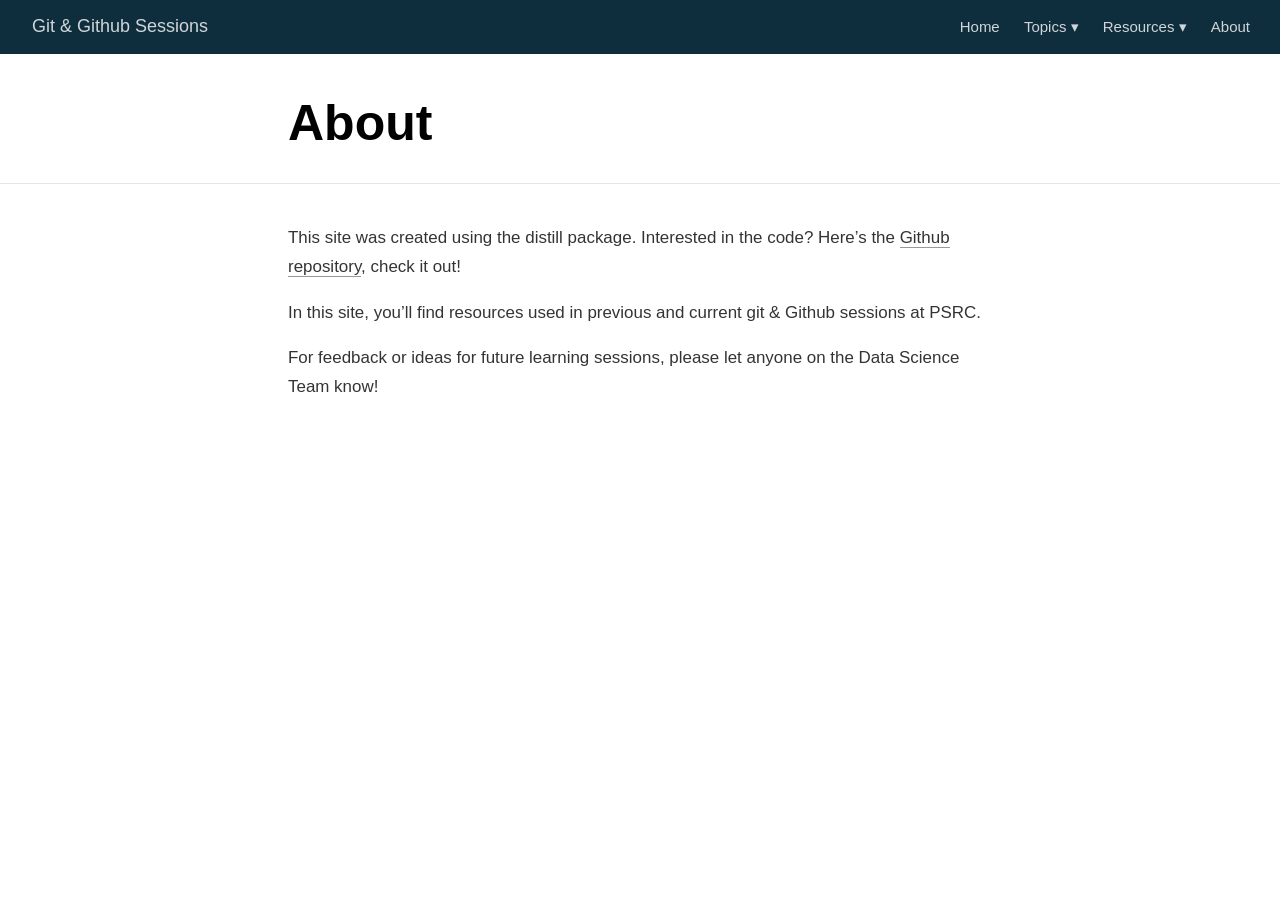
<file: docs/about.html>
<!DOCTYPE html>

<html xmlns="http://www.w3.org/1999/xhtml" lang="" xml:lang="">

<head>
  <meta charset="utf-8"/>
  <meta name="viewport" content="width=device-width, initial-scale=1"/>
  <meta http-equiv="X-UA-Compatible" content="IE=Edge,chrome=1"/>
  <meta name="generator" content="distill" />

  <style type="text/css">
  /* Hide doc at startup (prevent jankiness while JS renders/transforms) */
  body {
    visibility: hidden;
  }
  </style>

 <!--radix_placeholder_import_source-->
 <!--/radix_placeholder_import_source-->

<style type="text/css">code{white-space: pre;}</style>
<style type="text/css" data-origin="pandoc">
html { -webkit-text-size-adjust: 100%; }
pre > code.sourceCode { white-space: pre; position: relative; }
pre > code.sourceCode > span { display: inline-block; line-height: 1.25; }
pre > code.sourceCode > span:empty { height: 1.2em; }
.sourceCode { overflow: visible; }
code.sourceCode > span { color: inherit; text-decoration: inherit; }
div.sourceCode { margin: 1em 0; }
pre.sourceCode { margin: 0; }
@media screen {
div.sourceCode { overflow: auto; }
}
@media print {
pre > code.sourceCode { white-space: pre-wrap; }
pre > code.sourceCode > span { text-indent: -5em; padding-left: 5em; }
}
pre.numberSource code
  { counter-reset: source-line 0; }
pre.numberSource code > span
  { position: relative; left: -4em; counter-increment: source-line; }
pre.numberSource code > span > a:first-child::before
  { content: counter(source-line);
    position: relative; left: -1em; text-align: right; vertical-align: baseline;
    border: none; display: inline-block;
    -webkit-touch-callout: none; -webkit-user-select: none;
    -khtml-user-select: none; -moz-user-select: none;
    -ms-user-select: none; user-select: none;
    padding: 0 4px; width: 4em;
    color: #aaaaaa;
  }
pre.numberSource { margin-left: 3em; border-left: 1px solid #aaaaaa;  padding-left: 4px; }
div.sourceCode
  { color: #00769e; background-color: #f1f3f5; }
@media screen {
pre > code.sourceCode > span > a:first-child::before { text-decoration: underline; }
}
code span { color: #00769e; } /* Normal */
code span.al { color: #ad0000; } /* Alert */
code span.an { color: #5e5e5e; } /* Annotation */
code span.at { color: #657422; } /* Attribute */
code span.bn { color: #ad0000; } /* BaseN */
code span.bu { } /* BuiltIn */
code span.cf { color: #00769e; } /* ControlFlow */
code span.ch { color: #20794d; } /* Char */
code span.cn { color: #8f5902; } /* Constant */
code span.co { color: #5e5e5e; } /* Comment */
code span.cv { color: #5e5e5e; font-style: italic; } /* CommentVar */
code span.do { color: #5e5e5e; font-style: italic; } /* Documentation */
code span.dt { color: #ad0000; } /* DataType */
code span.dv { color: #ad0000; } /* DecVal */
code span.er { color: #ad0000; } /* Error */
code span.ex { } /* Extension */
code span.fl { color: #ad0000; } /* Float */
code span.fu { color: #4758ab; } /* Function */
code span.im { } /* Import */
code span.in { color: #5e5e5e; } /* Information */
code span.kw { color: #00769e; } /* Keyword */
code span.op { color: #5e5e5e; } /* Operator */
code span.ot { color: #00769e; } /* Other */
code span.pp { color: #ad0000; } /* Preprocessor */
code span.sc { color: #5e5e5e; } /* SpecialChar */
code span.ss { color: #20794d; } /* SpecialString */
code span.st { color: #20794d; } /* String */
code span.va { color: #111111; } /* Variable */
code span.vs { color: #20794d; } /* VerbatimString */
code span.wa { color: #5e5e5e; font-style: italic; } /* Warning */
</style>


  <!--radix_placeholder_meta_tags-->
  <title>Git &amp; Github Sessions: About</title>




  <!--  https://developers.facebook.com/docs/sharing/webmasters#markup -->
  <meta property="og:title" content="Git &amp; Github Sessions: About"/>
  <meta property="og:type" content="article"/>
  <meta property="og:locale" content="en_US"/>
  <meta property="og:site_name" content="Git &amp; Github Sessions"/>

  <!--  https://dev.twitter.com/cards/types/summary -->
  <meta property="twitter:card" content="summary"/>
  <meta property="twitter:title" content="Git &amp; Github Sessions: About"/>

  <!--/radix_placeholder_meta_tags-->
  <!--radix_placeholder_rmarkdown_metadata-->

  <script type="text/json" id="radix-rmarkdown-metadata">
  {"type":"list","attributes":{"names":{"type":"character","attributes":{},"value":["title"]}},"value":[{"type":"character","attributes":{},"value":["About"]}]}
  </script>
  <!--/radix_placeholder_rmarkdown_metadata-->
  <!--radix_placeholder_navigation_in_header-->
  <meta name="distill:offset" content=""/>

  <script type="application/javascript">

    window.headroom_prevent_pin = false;

    window.document.addEventListener("DOMContentLoaded", function (event) {

      // initialize headroom for banner
      var header = $('header').get(0);
      var headerHeight = header.offsetHeight;
      var headroom = new Headroom(header, {
        tolerance: 5,
        onPin : function() {
          if (window.headroom_prevent_pin) {
            window.headroom_prevent_pin = false;
            headroom.unpin();
          }
        }
      });
      headroom.init();
      if(window.location.hash)
        headroom.unpin();
      $(header).addClass('headroom--transition');

      // offset scroll location for banner on hash change
      // (see: https://github.com/WickyNilliams/headroom.js/issues/38)
      window.addEventListener("hashchange", function(event) {
        window.scrollTo(0, window.pageYOffset - (headerHeight + 25));
      });

      // responsive menu
      $('.distill-site-header').each(function(i, val) {
        var topnav = $(this);
        var toggle = topnav.find('.nav-toggle');
        toggle.on('click', function() {
          topnav.toggleClass('responsive');
        });
      });

      // nav dropdowns
      $('.nav-dropbtn').click(function(e) {
        $(this).next('.nav-dropdown-content').toggleClass('nav-dropdown-active');
        $(this).parent().siblings('.nav-dropdown')
           .children('.nav-dropdown-content').removeClass('nav-dropdown-active');
      });
      $("body").click(function(e){
        $('.nav-dropdown-content').removeClass('nav-dropdown-active');
      });
      $(".nav-dropdown").click(function(e){
        e.stopPropagation();
      });
    });
  </script>

  <style type="text/css">

  /* Theme (user-documented overrideables for nav appearance) */

  .distill-site-nav {
    color: rgba(255, 255, 255, 0.8);
    background-color: #0F2E3D;
    font-size: 15px;
    font-weight: 300;
  }

  .distill-site-nav a {
    color: inherit;
    text-decoration: none;
  }

  .distill-site-nav a:hover {
    color: white;
  }

  @media print {
    .distill-site-nav {
      display: none;
    }
  }

  .distill-site-header {

  }

  .distill-site-footer {

  }


  /* Site Header */

  .distill-site-header {
    width: 100%;
    box-sizing: border-box;
    z-index: 3;
  }

  .distill-site-header .nav-left {
    display: inline-block;
    margin-left: 8px;
  }

  @media screen and (max-width: 768px) {
    .distill-site-header .nav-left {
      margin-left: 0;
    }
  }


  .distill-site-header .nav-right {
    float: right;
    margin-right: 8px;
  }

  .distill-site-header a,
  .distill-site-header .title {
    display: inline-block;
    text-align: center;
    padding: 14px 10px 14px 10px;
  }

  .distill-site-header .title {
    font-size: 18px;
    min-width: 150px;
  }

  .distill-site-header .logo {
    padding: 0;
  }

  .distill-site-header .logo img {
    display: none;
    max-height: 20px;
    width: auto;
    margin-bottom: -4px;
  }

  .distill-site-header .nav-image img {
    max-height: 18px;
    width: auto;
    display: inline-block;
    margin-bottom: -3px;
  }



  @media screen and (min-width: 1000px) {
    .distill-site-header .logo img {
      display: inline-block;
    }
    .distill-site-header .nav-left {
      margin-left: 20px;
    }
    .distill-site-header .nav-right {
      margin-right: 20px;
    }
    .distill-site-header .title {
      padding-left: 12px;
    }
  }


  .distill-site-header .nav-toggle {
    display: none;
  }

  .nav-dropdown {
    display: inline-block;
    position: relative;
  }

  .nav-dropdown .nav-dropbtn {
    border: none;
    outline: none;
    color: rgba(255, 255, 255, 0.8);
    padding: 16px 10px;
    background-color: transparent;
    font-family: inherit;
    font-size: inherit;
    font-weight: inherit;
    margin: 0;
    margin-top: 1px;
    z-index: 2;
  }

  .nav-dropdown-content {
    display: none;
    position: absolute;
    background-color: white;
    min-width: 200px;
    border: 1px solid rgba(0,0,0,0.15);
    border-radius: 4px;
    box-shadow: 0px 8px 16px 0px rgba(0,0,0,0.1);
    z-index: 1;
    margin-top: 2px;
    white-space: nowrap;
    padding-top: 4px;
    padding-bottom: 4px;
  }

  .nav-dropdown-content hr {
    margin-top: 4px;
    margin-bottom: 4px;
    border: none;
    border-bottom: 1px solid rgba(0, 0, 0, 0.1);
  }

  .nav-dropdown-active {
    display: block;
  }

  .nav-dropdown-content a, .nav-dropdown-content .nav-dropdown-header {
    color: black;
    padding: 6px 24px;
    text-decoration: none;
    display: block;
    text-align: left;
  }

  .nav-dropdown-content .nav-dropdown-header {
    display: block;
    padding: 5px 24px;
    padding-bottom: 0;
    text-transform: uppercase;
    font-size: 14px;
    color: #999999;
    white-space: nowrap;
  }

  .nav-dropdown:hover .nav-dropbtn {
    color: white;
  }

  .nav-dropdown-content a:hover {
    background-color: #ddd;
    color: black;
  }

  .nav-right .nav-dropdown-content {
    margin-left: -45%;
    right: 0;
  }

  @media screen and (max-width: 768px) {
    .distill-site-header a, .distill-site-header .nav-dropdown  {display: none;}
    .distill-site-header a.nav-toggle {
      float: right;
      display: block;
    }
    .distill-site-header .title {
      margin-left: 0;
    }
    .distill-site-header .nav-right {
      margin-right: 0;
    }
    .distill-site-header {
      overflow: hidden;
    }
    .nav-right .nav-dropdown-content {
      margin-left: 0;
    }
  }


  @media screen and (max-width: 768px) {
    .distill-site-header.responsive {position: relative; min-height: 500px; }
    .distill-site-header.responsive a.nav-toggle {
      position: absolute;
      right: 0;
      top: 0;
    }
    .distill-site-header.responsive a,
    .distill-site-header.responsive .nav-dropdown {
      display: block;
      text-align: left;
    }
    .distill-site-header.responsive .nav-left,
    .distill-site-header.responsive .nav-right {
      width: 100%;
    }
    .distill-site-header.responsive .nav-dropdown {float: none;}
    .distill-site-header.responsive .nav-dropdown-content {position: relative;}
    .distill-site-header.responsive .nav-dropdown .nav-dropbtn {
      display: block;
      width: 100%;
      text-align: left;
    }
  }

  /* Site Footer */

  .distill-site-footer {
    width: 100%;
    overflow: hidden;
    box-sizing: border-box;
    z-index: 3;
    margin-top: 30px;
    padding-top: 30px;
    padding-bottom: 30px;
    text-align: center;
  }

  /* Headroom */

  d-title {
    padding-top: 6rem;
  }

  @media print {
    d-title {
      padding-top: 4rem;
    }
  }

  .headroom {
    z-index: 1000;
    position: fixed;
    top: 0;
    left: 0;
    right: 0;
  }

  .headroom--transition {
    transition: all .4s ease-in-out;
  }

  .headroom--unpinned {
    top: -100px;
  }

  .headroom--pinned {
    top: 0;
  }

  /* adjust viewport for navbar height */
  /* helps vertically center bootstrap (non-distill) content */
  .min-vh-100 {
    min-height: calc(100vh - 100px) !important;
  }

  </style>

  <script src="site_libs/jquery-3.6.0/jquery-3.6.0.min.js"></script>
  <link href="site_libs/font-awesome-6.5.2/css/all.min.css" rel="stylesheet"/>
  <link href="site_libs/font-awesome-6.5.2/css/v4-shims.min.css" rel="stylesheet"/>
  <script src="site_libs/headroom-0.9.4/headroom.min.js"></script>
  <script src="site_libs/autocomplete-0.37.1/autocomplete.min.js"></script>
  <script src="site_libs/fuse-6.4.1/fuse.min.js"></script>

  <script type="application/javascript">

  function getMeta(metaName) {
    var metas = document.getElementsByTagName('meta');
    for (let i = 0; i < metas.length; i++) {
      if (metas[i].getAttribute('name') === metaName) {
        return metas[i].getAttribute('content');
      }
    }
    return '';
  }

  function offsetURL(url) {
    var offset = getMeta('distill:offset');
    return offset ? offset + '/' + url : url;
  }

  function createFuseIndex() {

    // create fuse index
    var options = {
      keys: [
        { name: 'title', weight: 20 },
        { name: 'categories', weight: 15 },
        { name: 'description', weight: 10 },
        { name: 'contents', weight: 5 },
      ],
      ignoreLocation: true,
      threshold: 0
    };
    var fuse = new window.Fuse([], options);

    // fetch the main search.json
    return fetch(offsetURL('search.json'))
      .then(function(response) {
        if (response.status == 200) {
          return response.json().then(function(json) {
            // index main articles
            json.articles.forEach(function(article) {
              fuse.add(article);
            });
            // download collections and index their articles
            return Promise.all(json.collections.map(function(collection) {
              return fetch(offsetURL(collection)).then(function(response) {
                if (response.status === 200) {
                  return response.json().then(function(articles) {
                    articles.forEach(function(article) {
                      fuse.add(article);
                    });
                  })
                } else {
                  return Promise.reject(
                    new Error('Unexpected status from search index request: ' +
                              response.status)
                  );
                }
              });
            })).then(function() {
              return fuse;
            });
          });

        } else {
          return Promise.reject(
            new Error('Unexpected status from search index request: ' +
                        response.status)
          );
        }
      });
  }

  window.document.addEventListener("DOMContentLoaded", function (event) {

    // get search element (bail if we don't have one)
    var searchEl = window.document.getElementById('distill-search');
    if (!searchEl)
      return;

    createFuseIndex()
      .then(function(fuse) {

        // make search box visible
        searchEl.classList.remove('hidden');

        // initialize autocomplete
        var options = {
          autoselect: true,
          hint: false,
          minLength: 2,
        };
        window.autocomplete(searchEl, options, [{
          source: function(query, callback) {
            const searchOptions = {
              isCaseSensitive: false,
              shouldSort: true,
              minMatchCharLength: 2,
              limit: 10,
            };
            var results = fuse.search(query, searchOptions);
            callback(results
              .map(function(result) { return result.item; })
            );
          },
          templates: {
            suggestion: function(suggestion) {
              var img = suggestion.preview && Object.keys(suggestion.preview).length > 0
                ? `<img src="${offsetURL(suggestion.preview)}"</img>`
                : '';
              var html = `
                <div class="search-item">
                  <h3>${suggestion.title}</h3>
                  <div class="search-item-description">
                    ${suggestion.description || ''}
                  </div>
                  <div class="search-item-preview">
                    ${img}
                  </div>
                </div>
              `;
              return html;
            }
          }
        }]).on('autocomplete:selected', function(event, suggestion) {
          window.location.href = offsetURL(suggestion.path);
        });
        // remove inline display style on autocompleter (we want to
        // manage responsive display via css)
        $('.algolia-autocomplete').css("display", "");
      })
      .catch(function(error) {
        console.log(error);
      });

  });

  </script>

  <style type="text/css">

  .nav-search {
    font-size: x-small;
  }

  /* Algolioa Autocomplete */

  .algolia-autocomplete {
    display: inline-block;
    margin-left: 10px;
    vertical-align: sub;
    background-color: white;
    color: black;
    padding: 6px;
    padding-top: 8px;
    padding-bottom: 0;
    border-radius: 6px;
    border: 1px #0F2E3D solid;
    width: 180px;
  }


  @media screen and (max-width: 768px) {
    .distill-site-nav .algolia-autocomplete {
      display: none;
      visibility: hidden;
    }
    .distill-site-nav.responsive .algolia-autocomplete {
      display: inline-block;
      visibility: visible;
    }
    .distill-site-nav.responsive .algolia-autocomplete .aa-dropdown-menu {
      margin-left: 0;
      width: 400px;
      max-height: 400px;
    }
  }

  .algolia-autocomplete .aa-input, .algolia-autocomplete .aa-hint {
    width: 90%;
    outline: none;
    border: none;
  }

  .algolia-autocomplete .aa-hint {
    color: #999;
  }
  .algolia-autocomplete .aa-dropdown-menu {
    width: 550px;
    max-height: 70vh;
    overflow-x: visible;
    overflow-y: scroll;
    padding: 5px;
    margin-top: 3px;
    margin-left: -150px;
    background-color: #fff;
    border-radius: 5px;
    border: 1px solid #999;
    border-top: none;
  }

  .algolia-autocomplete .aa-dropdown-menu .aa-suggestion {
    cursor: pointer;
    padding: 5px 4px;
    border-bottom: 1px solid #eee;
  }

  .algolia-autocomplete .aa-dropdown-menu .aa-suggestion:last-of-type {
    border-bottom: none;
    margin-bottom: 2px;
  }

  .algolia-autocomplete .aa-dropdown-menu .aa-suggestion .search-item {
    overflow: hidden;
    font-size: 0.8em;
    line-height: 1.4em;
  }

  .algolia-autocomplete .aa-dropdown-menu .aa-suggestion .search-item h3 {
    font-size: 1rem;
    margin-block-start: 0;
    margin-block-end: 5px;
  }

  .algolia-autocomplete .aa-dropdown-menu .aa-suggestion .search-item-description {
    display: inline-block;
    overflow: hidden;
    height: 2.8em;
    width: 80%;
    margin-right: 4%;
  }

  .algolia-autocomplete .aa-dropdown-menu .aa-suggestion .search-item-preview {
    display: inline-block;
    width: 15%;
  }

  .algolia-autocomplete .aa-dropdown-menu .aa-suggestion .search-item-preview img {
    height: 3em;
    width: auto;
    display: none;
  }

  .algolia-autocomplete .aa-dropdown-menu .aa-suggestion .search-item-preview img[src] {
    display: initial;
  }

  .algolia-autocomplete .aa-dropdown-menu .aa-suggestion.aa-cursor {
    background-color: #eee;
  }
  .algolia-autocomplete .aa-dropdown-menu .aa-suggestion em {
    font-weight: bold;
    font-style: normal;
  }

  </style>


  <!--/radix_placeholder_navigation_in_header-->
  <!--radix_placeholder_distill-->

  <style type="text/css">

  body {
    background-color: white;
  }

  .pandoc-table {
    width: 100%;
  }

  .pandoc-table>caption {
    margin-bottom: 10px;
  }

  .pandoc-table th:not([align]) {
    text-align: left;
  }

  .pagedtable-footer {
    font-size: 15px;
  }

  d-byline .byline {
    grid-template-columns: 2fr 2fr;
  }

  d-byline .byline h3 {
    margin-block-start: 1.5em;
  }

  d-byline .byline .authors-affiliations h3 {
    margin-block-start: 0.5em;
  }

  .authors-affiliations .orcid-id {
    width: 16px;
    height:16px;
    margin-left: 4px;
    margin-right: 4px;
    vertical-align: middle;
    padding-bottom: 2px;
  }

  d-title .dt-tags {
    margin-top: 1em;
    grid-column: text;
  }

  .dt-tags .dt-tag {
    text-decoration: none;
    display: inline-block;
    color: rgba(0,0,0,0.6);
    padding: 0em 0.4em;
    margin-right: 0.5em;
    margin-bottom: 0.4em;
    font-size: 70%;
    border: 1px solid rgba(0,0,0,0.2);
    border-radius: 3px;
    text-transform: uppercase;
    font-weight: 500;
  }

  d-article table.gt_table td,
  d-article table.gt_table th {
    border-bottom: none;
    font-size: 100%;
  }

  .html-widget {
    margin-bottom: 2.0em;
  }

  .l-screen-inset {
    padding-right: 16px;
  }

  .l-screen .caption {
    margin-left: 10px;
  }

  .shaded {
    background: rgb(247, 247, 247);
    padding-top: 20px;
    padding-bottom: 20px;
    border-top: 1px solid rgba(0, 0, 0, 0.1);
    border-bottom: 1px solid rgba(0, 0, 0, 0.1);
  }

  .shaded .html-widget {
    margin-bottom: 0;
    border: 1px solid rgba(0, 0, 0, 0.1);
  }

  .shaded .shaded-content {
    background: white;
  }

  .text-output {
    margin-top: 0;
    line-height: 1.5em;
  }

  .hidden {
    display: none !important;
  }

  hr.section-separator {
    border: none;
    border-top: 1px solid rgba(0, 0, 0, 0.1);
    margin: 0px;
  }


  d-byline {
    border-top: none;
  }

  d-article {
    padding-top: 2.5rem;
    padding-bottom: 30px;
    border-top: none;
  }

  d-appendix {
    padding-top: 30px;
  }

  d-article>p>img {
    width: 100%;
  }

  d-article h2 {
    margin: 1rem 0 1.5rem 0;
  }

  d-article h3 {
    margin-top: 1.5rem;
  }

  d-article iframe {
    border: 1px solid rgba(0, 0, 0, 0.1);
    margin-bottom: 2.0em;
    width: 100%;
  }

  /* Tweak code blocks */

  d-article div.sourceCode code,
  d-article pre code {
    font-family: Consolas, Monaco, 'Andale Mono', 'Ubuntu Mono', monospace;
  }

  d-article pre,
  d-article div.sourceCode,
  d-article div.sourceCode pre {
    overflow: auto;
  }

  d-article div.sourceCode {
    background-color: white;
  }

  d-article div.sourceCode pre {
    padding-left: 10px;
    font-size: 12px;
    border-left: 2px solid rgba(0,0,0,0.1);
  }

  d-article pre {
    font-size: 12px;
    color: black;
    background: none;
    margin-top: 0;
    text-align: left;
    white-space: pre;
    word-spacing: normal;
    word-break: normal;
    word-wrap: normal;
    line-height: 1.5;

    -moz-tab-size: 4;
    -o-tab-size: 4;
    tab-size: 4;

    -webkit-hyphens: none;
    -moz-hyphens: none;
    -ms-hyphens: none;
    hyphens: none;
  }

  d-article pre a {
    border-bottom: none;
  }

  d-article pre a:hover {
    border-bottom: none;
    text-decoration: underline;
  }

  d-article details {
    grid-column: text;
    margin-bottom: 0.8em;
  }

  @media(min-width: 768px) {

  d-article pre,
  d-article div.sourceCode,
  d-article div.sourceCode pre {
    overflow: visible !important;
  }

  d-article div.sourceCode pre {
    padding-left: 18px;
    font-size: 14px;
  }

  /* tweak for Pandoc numbered line within distill */
  d-article pre.numberSource code > span {
      left: -2em;
  }

  d-article pre {
    font-size: 14px;
  }

  }

  figure img.external {
    background: white;
    border: 1px solid rgba(0, 0, 0, 0.1);
    box-shadow: 0 1px 8px rgba(0, 0, 0, 0.1);
    padding: 18px;
    box-sizing: border-box;
  }

  /* CSS for d-contents */

  .d-contents {
    grid-column: text;
    color: rgba(0,0,0,0.8);
    font-size: 0.9em;
    padding-bottom: 1em;
    margin-bottom: 1em;
    padding-bottom: 0.5em;
    margin-bottom: 1em;
    padding-left: 0.25em;
    justify-self: start;
  }

  @media(min-width: 1000px) {
    .d-contents.d-contents-float {
      height: 0;
      grid-column-start: 1;
      grid-column-end: 4;
      justify-self: center;
      padding-right: 3em;
      padding-left: 2em;
    }
  }

  .d-contents nav h3 {
    font-size: 18px;
    margin-top: 0;
    margin-bottom: 1em;
  }

  .d-contents li {
    list-style-type: none
  }

  .d-contents nav > ul {
    padding-left: 0;
  }

  .d-contents ul {
    padding-left: 1em
  }

  .d-contents nav ul li {
    margin-top: 0.6em;
    margin-bottom: 0.2em;
  }

  .d-contents nav a {
    font-size: 13px;
    border-bottom: none;
    text-decoration: none
    color: rgba(0, 0, 0, 0.8);
  }

  .d-contents nav a:hover {
    text-decoration: underline solid rgba(0, 0, 0, 0.6)
  }

  .d-contents nav > ul > li > a {
    font-weight: 600;
  }

  .d-contents nav > ul > li > ul {
    font-weight: inherit;
  }

  .d-contents nav > ul > li > ul > li {
    margin-top: 0.2em;
  }


  .d-contents nav ul {
    margin-top: 0;
    margin-bottom: 0.25em;
  }

  .d-article-with-toc h2:nth-child(2) {
    margin-top: 0;
  }


  /* Figure */

  .figure {
    position: relative;
    margin-bottom: 2.5em;
    margin-top: 1.5em;
  }

  .figure .caption {
    color: rgba(0, 0, 0, 0.6);
    font-size: 12px;
    line-height: 1.5em;
  }

  .figure img.external {
    background: white;
    border: 1px solid rgba(0, 0, 0, 0.1);
    box-shadow: 0 1px 8px rgba(0, 0, 0, 0.1);
    padding: 18px;
    box-sizing: border-box;
  }

  .figure .caption a {
    color: rgba(0, 0, 0, 0.6);
  }

  .figure .caption b,
  .figure .caption strong, {
    font-weight: 600;
    color: rgba(0, 0, 0, 1.0);
  }

  /* Citations */

  d-article .citation {
    color: inherit;
    cursor: inherit;
  }

  div.hanging-indent{
    margin-left: 1em; text-indent: -1em;
  }

  /* Citation hover box */

  .tippy-box[data-theme~=light-border] {
    background-color: rgba(250, 250, 250, 0.95);
  }

  .tippy-content > p {
    margin-bottom: 0;
    padding: 2px;
  }


  /* Tweak 1000px media break to show more text */

  @media(min-width: 1000px) {
    .base-grid,
    distill-header,
    d-title,
    d-abstract,
    d-article,
    d-appendix,
    distill-appendix,
    d-byline,
    d-footnote-list,
    d-citation-list,
    distill-footer {
      grid-template-columns: [screen-start] 1fr [page-start kicker-start] 80px [middle-start] 50px [text-start kicker-end] 65px 65px 65px 65px 65px 65px 65px 65px [text-end gutter-start] 65px [middle-end] 65px [page-end gutter-end] 1fr [screen-end];
      grid-column-gap: 16px;
    }

    .grid {
      grid-column-gap: 16px;
    }

    d-article {
      font-size: 1.06rem;
      line-height: 1.7em;
    }
    figure .caption, .figure .caption, figure figcaption {
      font-size: 13px;
    }
  }

  @media(min-width: 1180px) {
    .base-grid,
    distill-header,
    d-title,
    d-abstract,
    d-article,
    d-appendix,
    distill-appendix,
    d-byline,
    d-footnote-list,
    d-citation-list,
    distill-footer {
      grid-template-columns: [screen-start] 1fr [page-start kicker-start] 60px [middle-start] 60px [text-start kicker-end] 60px 60px 60px 60px 60px 60px 60px 60px [text-end gutter-start] 60px [middle-end] 60px [page-end gutter-end] 1fr [screen-end];
      grid-column-gap: 32px;
    }

    .grid {
      grid-column-gap: 32px;
    }
  }


  /* Get the citation styles for the appendix (not auto-injected on render since
     we do our own rendering of the citation appendix) */

  d-appendix .citation-appendix,
  .d-appendix .citation-appendix {
    font-size: 11px;
    line-height: 15px;
    border-left: 1px solid rgba(0, 0, 0, 0.1);
    padding-left: 18px;
    border: 1px solid rgba(0,0,0,0.1);
    background: rgba(0, 0, 0, 0.02);
    padding: 10px 18px;
    border-radius: 3px;
    color: rgba(150, 150, 150, 1);
    overflow: hidden;
    margin-top: -12px;
    white-space: pre-wrap;
    word-wrap: break-word;
  }

  /* Include appendix styles here so they can be overridden */

  d-appendix {
    contain: layout style;
    font-size: 0.8em;
    line-height: 1.7em;
    margin-top: 60px;
    margin-bottom: 0;
    border-top: 1px solid rgba(0, 0, 0, 0.1);
    color: rgba(0,0,0,0.5);
    padding-top: 60px;
    padding-bottom: 48px;
  }

  d-appendix h3 {
    grid-column: page-start / text-start;
    font-size: 15px;
    font-weight: 500;
    margin-top: 1em;
    margin-bottom: 0;
    color: rgba(0,0,0,0.65);
  }

  d-appendix h3 + * {
    margin-top: 1em;
  }

  d-appendix ol {
    padding: 0 0 0 15px;
  }

  @media (min-width: 768px) {
    d-appendix ol {
      padding: 0 0 0 30px;
      margin-left: -30px;
    }
  }

  d-appendix li {
    margin-bottom: 1em;
  }

  d-appendix a {
    color: rgba(0, 0, 0, 0.6);
  }

  d-appendix > * {
    grid-column: text;
  }

  d-appendix > d-footnote-list,
  d-appendix > d-citation-list,
  d-appendix > distill-appendix {
    grid-column: screen;
  }

  /* Include footnote styles here so they can be overridden */

  d-footnote-list {
    contain: layout style;
  }

  d-footnote-list > * {
    grid-column: text;
  }

  d-footnote-list a.footnote-backlink {
    color: rgba(0,0,0,0.3);
    padding-left: 0.5em;
  }



  /* Anchor.js */

  .anchorjs-link {
    /*transition: all .25s linear; */
    text-decoration: none;
    border-bottom: none;
  }
  *:hover > .anchorjs-link {
    margin-left: -1.125em !important;
    text-decoration: none;
    border-bottom: none;
  }

  /* Social footer */

  .social_footer {
    margin-top: 30px;
    margin-bottom: 0;
    color: rgba(0,0,0,0.67);
  }

  .disqus-comments {
    margin-right: 30px;
  }

  .disqus-comment-count {
    border-bottom: 1px solid rgba(0, 0, 0, 0.4);
    cursor: pointer;
  }

  #disqus_thread {
    margin-top: 30px;
  }

  .article-sharing a {
    border-bottom: none;
    margin-right: 8px;
  }

  .article-sharing a:hover {
    border-bottom: none;
  }

  .sidebar-section.subscribe {
    font-size: 12px;
    line-height: 1.6em;
  }

  .subscribe p {
    margin-bottom: 0.5em;
  }


  .article-footer .subscribe {
    font-size: 15px;
    margin-top: 45px;
  }


  .sidebar-section.custom {
    font-size: 12px;
    line-height: 1.6em;
  }

  .custom p {
    margin-bottom: 0.5em;
  }

  /* Styles for listing layout (hide title) */
  .layout-listing d-title, .layout-listing .d-title {
    display: none;
  }

  /* Styles for posts lists (not auto-injected) */


  .posts-with-sidebar {
    padding-left: 45px;
    padding-right: 45px;
  }

  .posts-list .description h2,
  .posts-list .description p {
    font-family: -apple-system, BlinkMacSystemFont, "Segoe UI", Roboto, Oxygen, Ubuntu, Cantarell, "Fira Sans", "Droid Sans", "Helvetica Neue", Arial, sans-serif;
  }

  .posts-list .description h2 {
    font-weight: 700;
    border-bottom: none;
    padding-bottom: 0;
  }

  .posts-list h2.post-tag {
    border-bottom: 1px solid rgba(0, 0, 0, 0.2);
    padding-bottom: 12px;
  }
  .posts-list {
    margin-top: 60px;
    margin-bottom: 24px;
  }

  .posts-list .post-preview {
    text-decoration: none;
    overflow: hidden;
    display: block;
    border-bottom: 1px solid rgba(0, 0, 0, 0.1);
    padding: 24px 0;
  }

  .post-preview-last {
    border-bottom: none !important;
  }

  .posts-list .posts-list-caption {
    grid-column: screen;
    font-weight: 400;
  }

  .posts-list .post-preview h2 {
    margin: 0 0 6px 0;
    line-height: 1.2em;
    font-style: normal;
    font-size: 24px;
  }

  .posts-list .post-preview p {
    margin: 0 0 12px 0;
    line-height: 1.4em;
    font-size: 16px;
  }

  .posts-list .post-preview .thumbnail {
    box-sizing: border-box;
    margin-bottom: 24px;
    position: relative;
    max-width: 500px;
  }
  .posts-list .post-preview img {
    width: 100%;
    display: block;
  }

  .posts-list .metadata {
    font-size: 12px;
    line-height: 1.4em;
    margin-bottom: 18px;
  }

  .posts-list .metadata > * {
    display: inline-block;
  }

  .posts-list .metadata .publishedDate {
    margin-right: 2em;
  }

  .posts-list .metadata .dt-authors {
    display: block;
    margin-top: 0.3em;
    margin-right: 2em;
  }

  .posts-list .dt-tags {
    display: block;
    line-height: 1em;
  }

  .posts-list .dt-tags .dt-tag {
    display: inline-block;
    color: rgba(0,0,0,0.6);
    padding: 0.3em 0.4em;
    margin-right: 0.2em;
    margin-bottom: 0.4em;
    font-size: 60%;
    border: 1px solid rgba(0,0,0,0.2);
    border-radius: 3px;
    text-transform: uppercase;
    font-weight: 500;
  }

  .posts-list img {
    opacity: 1;
  }

  .posts-list img[data-src] {
    opacity: 0;
  }

  .posts-more {
    clear: both;
  }


  .posts-sidebar {
    font-size: 16px;
  }

  .posts-sidebar h3 {
    font-size: 16px;
    margin-top: 0;
    margin-bottom: 0.5em;
    font-weight: 400;
    text-transform: uppercase;
  }

  .sidebar-section {
    margin-bottom: 30px;
  }

  .categories ul {
    list-style-type: none;
    margin: 0;
    padding: 0;
  }

  .categories li {
    color: rgba(0, 0, 0, 0.8);
    margin-bottom: 0;
  }

  .categories li>a {
    border-bottom: none;
  }

  .categories li>a:hover {
    border-bottom: 1px solid rgba(0, 0, 0, 0.4);
  }

  .categories .active {
    font-weight: 600;
  }

  .categories .category-count {
    color: rgba(0, 0, 0, 0.4);
  }


  @media(min-width: 768px) {
    .posts-list .post-preview h2 {
      font-size: 26px;
    }
    .posts-list .post-preview .thumbnail {
      float: right;
      width: 30%;
      margin-bottom: 0;
    }
    .posts-list .post-preview .description {
      float: left;
      width: 45%;
    }
    .posts-list .post-preview .metadata {
      float: left;
      width: 20%;
      margin-top: 8px;
    }
    .posts-list .post-preview p {
      margin: 0 0 12px 0;
      line-height: 1.5em;
      font-size: 16px;
    }
    .posts-with-sidebar .posts-list {
      float: left;
      width: 75%;
    }
    .posts-with-sidebar .posts-sidebar {
      float: right;
      width: 20%;
      margin-top: 60px;
      padding-top: 24px;
      padding-bottom: 24px;
    }
  }


  /* Improve display for browsers without grid (IE/Edge <= 15) */

  .downlevel {
    line-height: 1.6em;
    font-family: -apple-system, BlinkMacSystemFont, "Segoe UI", Roboto, Oxygen, Ubuntu, Cantarell, "Fira Sans", "Droid Sans", "Helvetica Neue", Arial, sans-serif;
    margin: 0;
  }

  .downlevel .d-title {
    padding-top: 6rem;
    padding-bottom: 1.5rem;
  }

  .downlevel .d-title h1 {
    font-size: 50px;
    font-weight: 700;
    line-height: 1.1em;
    margin: 0 0 0.5rem;
  }

  .downlevel .d-title p {
    font-weight: 300;
    font-size: 1.2rem;
    line-height: 1.55em;
    margin-top: 0;
  }

  .downlevel .d-byline {
    padding-top: 0.8em;
    padding-bottom: 0.8em;
    font-size: 0.8rem;
    line-height: 1.8em;
  }

  .downlevel .section-separator {
    border: none;
    border-top: 1px solid rgba(0, 0, 0, 0.1);
  }

  .downlevel .d-article {
    font-size: 1.06rem;
    line-height: 1.7em;
    padding-top: 1rem;
    padding-bottom: 2rem;
  }


  .downlevel .d-appendix {
    padding-left: 0;
    padding-right: 0;
    max-width: none;
    font-size: 0.8em;
    line-height: 1.7em;
    margin-bottom: 0;
    color: rgba(0,0,0,0.5);
    padding-top: 40px;
    padding-bottom: 48px;
  }

  .downlevel .footnotes ol {
    padding-left: 13px;
  }

  .downlevel .base-grid,
  .downlevel .distill-header,
  .downlevel .d-title,
  .downlevel .d-abstract,
  .downlevel .d-article,
  .downlevel .d-appendix,
  .downlevel .distill-appendix,
  .downlevel .d-byline,
  .downlevel .d-footnote-list,
  .downlevel .d-citation-list,
  .downlevel .distill-footer,
  .downlevel .appendix-bottom,
  .downlevel .posts-container {
    padding-left: 40px;
    padding-right: 40px;
  }

  @media(min-width: 768px) {
    .downlevel .base-grid,
    .downlevel .distill-header,
    .downlevel .d-title,
    .downlevel .d-abstract,
    .downlevel .d-article,
    .downlevel .d-appendix,
    .downlevel .distill-appendix,
    .downlevel .d-byline,
    .downlevel .d-footnote-list,
    .downlevel .d-citation-list,
    .downlevel .distill-footer,
    .downlevel .appendix-bottom,
    .downlevel .posts-container {
    padding-left: 150px;
    padding-right: 150px;
    max-width: 900px;
  }
  }

  .downlevel pre code {
    display: block;
    border-left: 2px solid rgba(0, 0, 0, .1);
    padding: 0 0 0 20px;
    font-size: 14px;
  }

  .downlevel code, .downlevel pre {
    color: black;
    background: none;
    font-family: Consolas, Monaco, 'Andale Mono', 'Ubuntu Mono', monospace;
    text-align: left;
    white-space: pre;
    word-spacing: normal;
    word-break: normal;
    word-wrap: normal;
    line-height: 1.5;

    -moz-tab-size: 4;
    -o-tab-size: 4;
    tab-size: 4;

    -webkit-hyphens: none;
    -moz-hyphens: none;
    -ms-hyphens: none;
    hyphens: none;
  }

  .downlevel .posts-list .post-preview {
    color: inherit;
  }



  </style>

  <script type="application/javascript">

  function is_downlevel_browser() {
    if (bowser.isUnsupportedBrowser({ msie: "12", msedge: "16"},
                                   window.navigator.userAgent)) {
      return true;
    } else {
      return window.load_distill_framework === undefined;
    }
  }

  // show body when load is complete
  function on_load_complete() {

    // add anchors
    if (window.anchors) {
      window.anchors.options.placement = 'left';
      window.anchors.add('d-article > h2, d-article > h3, d-article > h4, d-article > h5');
    }


    // set body to visible
    document.body.style.visibility = 'visible';

    // force redraw for leaflet widgets
    if (window.HTMLWidgets) {
      var maps = window.HTMLWidgets.findAll(".leaflet");
      $.each(maps, function(i, el) {
        var map = this.getMap();
        map.invalidateSize();
        map.eachLayer(function(layer) {
          if (layer instanceof L.TileLayer)
            layer.redraw();
        });
      });
    }

    // trigger 'shown' so htmlwidgets resize
    $('d-article').trigger('shown');
  }

  function init_distill() {

    init_common();

    // create front matter
    var front_matter = $('<d-front-matter></d-front-matter>');
    $('#distill-front-matter').wrap(front_matter);

    // create d-title
    $('.d-title').changeElementType('d-title');

    // separator
    var separator = '<hr class="section-separator" style="clear: both"/>';
    // prepend separator above appendix
    $('.d-byline').before(separator);
    $('.d-article').before(separator);

    // create d-byline
    var byline = $('<d-byline></d-byline>');
    $('.d-byline').replaceWith(byline);

    // create d-article
    var article = $('<d-article></d-article>');
    $('.d-article').wrap(article).children().unwrap();

    // move posts container into article
    $('.posts-container').appendTo($('d-article'));

    // create d-appendix
    $('.d-appendix').changeElementType('d-appendix');

    // flag indicating that we have appendix items
    var appendix = $('.appendix-bottom').children('h3').length > 0;

    // replace footnotes with <d-footnote>
    $('.footnote-ref').each(function(i, val) {
      appendix = true;
      var href = $(this).attr('href');
      var id = href.replace('#', '');
      var fn = $('#' + id);
      var fn_p = $('#' + id + '>p');
      fn_p.find('.footnote-back').remove();
      var text = fn_p.html();
      var dtfn = $('<d-footnote></d-footnote>');
      dtfn.html(text);
      $(this).replaceWith(dtfn);
    });
    // remove footnotes
    $('.footnotes').remove();

    // move refs into #references-listing
    $('#references-listing').replaceWith($('#refs'));

    $('h1.appendix, h2.appendix').each(function(i, val) {
      $(this).changeElementType('h3');
    });
    $('h3.appendix').each(function(i, val) {
      var id = $(this).attr('id');
      $('.d-contents a[href="#' + id + '"]').parent().remove();
      appendix = true;
      $(this).nextUntil($('h1, h2, h3')).addBack().appendTo($('d-appendix'));
    });

    // show d-appendix if we have appendix content
    $("d-appendix").css('display', appendix ? 'grid' : 'none');

    // localize layout chunks to just output
    $('.layout-chunk').each(function(i, val) {

      // capture layout
      var layout = $(this).attr('data-layout');

      // apply layout to markdown level block elements
      var elements = $(this).children().not('details, div.sourceCode, pre, script');
      elements.each(function(i, el) {
        var layout_div = $('<div class="' + layout + '"></div>');
        if (layout_div.hasClass('shaded')) {
          var shaded_content = $('<div class="shaded-content"></div>');
          $(this).wrap(shaded_content);
          $(this).parent().wrap(layout_div);
        } else {
          $(this).wrap(layout_div);
        }
      });


      // unwrap the layout-chunk div
      $(this).children().unwrap();
    });

    // remove code block used to force  highlighting css
    $('.distill-force-highlighting-css').parent().remove();

    // remove empty line numbers inserted by pandoc when using a
    // custom syntax highlighting theme, except when numbering line
    // in code chunk
    $('pre:not(.numberLines) code.sourceCode a:empty').remove();

    // load distill framework
    load_distill_framework();

    // wait for window.distillRunlevel == 4 to do post processing
    function distill_post_process() {

      if (!window.distillRunlevel || window.distillRunlevel < 4)
        return;

      // hide author/affiliations entirely if we have no authors
      var front_matter = JSON.parse($("#distill-front-matter").html());
      var have_authors = front_matter.authors && front_matter.authors.length > 0;
      if (!have_authors)
        $('d-byline').addClass('hidden');

      // article with toc class
      $('.d-contents').parent().addClass('d-article-with-toc');

      // strip links that point to #
      $('.authors-affiliations').find('a[href="#"]').removeAttr('href');

      // add orcid ids
      $('.authors-affiliations').find('.author').each(function(i, el) {
        var orcid_id = front_matter.authors[i].orcidID;
        var author_name = front_matter.authors[i].author
        if (orcid_id) {
          var a = $('<a></a>');
          a.attr('href', 'https://orcid.org/' + orcid_id);
          var img = $('<img></img>');
          img.addClass('orcid-id');
          img.attr('alt', author_name ? 'ORCID ID for ' + author_name : 'ORCID ID');
          img.attr('src','[data-uri]');
          a.append(img);
          $(this).append(a);
        }
      });

      // hide elements of author/affiliations grid that have no value
      function hide_byline_column(caption) {
        $('d-byline').find('h3:contains("' + caption + '")').parent().css('visibility', 'hidden');
      }

      // affiliations
      var have_affiliations = false;
      for (var i = 0; i<front_matter.authors.length; ++i) {
        var author = front_matter.authors[i];
        if (author.affiliation !== "&nbsp;") {
          have_affiliations = true;
          break;
        }
      }
      if (!have_affiliations)
        $('d-byline').find('h3:contains("Affiliations")').css('visibility', 'hidden');

      // published date
      if (!front_matter.publishedDate)
        hide_byline_column("Published");

      // document object identifier
      var doi = $('d-byline').find('h3:contains("DOI")');
      var doi_p = doi.next().empty();
      if (!front_matter.doi) {
        // if we have a citation and valid citationText then link to that
        if ($('#citation').length > 0 && front_matter.citationText) {
          doi.html('Citation');
          $('<a href="#citation"></a>')
            .text(front_matter.citationText)
            .appendTo(doi_p);
        } else {
          hide_byline_column("DOI");
        }
      } else {
        $('<a></a>')
           .attr('href', "https://doi.org/" + front_matter.doi)
           .html(front_matter.doi)
           .appendTo(doi_p);
      }

       // change plural form of authors/affiliations
      if (front_matter.authors.length === 1) {
        var grid = $('.authors-affiliations');
        grid.children('h3:contains("Authors")').text('Author');
        grid.children('h3:contains("Affiliations")').text('Affiliation');
      }

      // remove d-appendix and d-footnote-list local styles
      $('d-appendix > style:first-child').remove();
      $('d-footnote-list > style:first-child').remove();

      // move appendix-bottom entries to the bottom
      $('.appendix-bottom').appendTo('d-appendix').children().unwrap();
      $('.appendix-bottom').remove();

      // hoverable references
      $('span.citation[data-cites]').each(function() {
        const citeChild = $(this).children()[0]
        // Do not process if @xyz has been used without escaping and without bibliography activated
        // https://github.com/rstudio/distill/issues/466
        if (citeChild === undefined) return true

        if (citeChild.nodeName == "D-FOOTNOTE") {
          var fn = citeChild
          $(this).html(fn.shadowRoot.querySelector("sup"))
          $(this).id = fn.id
          fn.remove()
        }
        var refs = $(this).attr('data-cites').split(" ");
        var refHtml = refs.map(function(ref) {
          // Could use CSS.escape too here, we insure backward compatibility in navigator
          return "<p>" + $('div[id="ref-' + ref + '"]').html() + "</p>";
        }).join("\n");
        window.tippy(this, {
          allowHTML: true,
          content: refHtml,
          maxWidth: 500,
          interactive: true,
          interactiveBorder: 10,
          theme: 'light-border',
          placement: 'bottom-start'
        });
      });

      // fix footnotes in tables (#411)
      // replacing broken distill.pub feature
      $('table d-footnote').each(function() {
        // we replace internal showAtNode methode which is triggered when hovering a footnote
        this.hoverBox.showAtNode = function(node) {
          // ported from https://github.com/distillpub/template/pull/105/files
          calcOffset = function(elem) {
              let x = elem.offsetLeft;
              let y = elem.offsetTop;
              // Traverse upwards until an `absolute` element is found or `elem`
              // becomes null.
              while (elem = elem.offsetParent && elem.style.position != 'absolute') {
                  x += elem.offsetLeft;
                  y += elem.offsetTop;
              }

              return { left: x, top: y };
          }
          // https://developer.mozilla.org/en-US/docs/Web/API/HTMLElement/offsetTop
          const bbox = node.getBoundingClientRect();
          const offset = calcOffset(node);
          this.show([offset.left + bbox.width, offset.top + bbox.height]);
        }
      })

      // clear polling timer
      clearInterval(tid);

      // show body now that everything is ready
      on_load_complete();
    }

    var tid = setInterval(distill_post_process, 50);
    distill_post_process();

  }

  function init_downlevel() {

    init_common();

     // insert hr after d-title
    $('.d-title').after($('<hr class="section-separator"/>'));

    // check if we have authors
    var front_matter = JSON.parse($("#distill-front-matter").html());
    var have_authors = front_matter.authors && front_matter.authors.length > 0;

    // manage byline/border
    if (!have_authors)
      $('.d-byline').remove();
    $('.d-byline').after($('<hr class="section-separator"/>'));
    $('.d-byline a').remove();

    // remove toc
    $('.d-contents').remove();

    // move appendix elements
    $('h1.appendix, h2.appendix').each(function(i, val) {
      $(this).changeElementType('h3');
    });
    $('h3.appendix').each(function(i, val) {
      $(this).nextUntil($('h1, h2, h3')).addBack().appendTo($('.d-appendix'));
    });


    // inject headers into references and footnotes
    var refs_header = $('<h3></h3>');
    refs_header.text('References');
    $('#refs').prepend(refs_header);

    var footnotes_header = $('<h3></h3');
    footnotes_header.text('Footnotes');
    $('.footnotes').children('hr').first().replaceWith(footnotes_header);

    // move appendix-bottom entries to the bottom
    $('.appendix-bottom').appendTo('.d-appendix').children().unwrap();
    $('.appendix-bottom').remove();

    // remove appendix if it's empty
    if ($('.d-appendix').children().length === 0)
      $('.d-appendix').remove();

    // prepend separator above appendix
    $('.d-appendix').before($('<hr class="section-separator" style="clear: both"/>'));

    // trim code
    $('pre>code').each(function(i, val) {
      $(this).html($.trim($(this).html()));
    });

    // move posts-container right before article
    $('.posts-container').insertBefore($('.d-article'));

    $('body').addClass('downlevel');

    on_load_complete();
  }


  function init_common() {

    // jquery plugin to change element types
    (function($) {
      $.fn.changeElementType = function(newType) {
        var attrs = {};

        $.each(this[0].attributes, function(idx, attr) {
          attrs[attr.nodeName] = attr.nodeValue;
        });

        this.replaceWith(function() {
          return $("<" + newType + "/>", attrs).append($(this).contents());
        });
      };
    })(jQuery);

    // prevent underline for linked images
    $('a > img').parent().css({'border-bottom' : 'none'});

    // mark non-body figures created by knitr chunks as 100% width
    $('.layout-chunk').each(function(i, val) {
      var figures = $(this).find('img, .html-widget');
      // ignore leaflet img layers (#106)
      figures = figures.filter(':not(img[class*="leaflet"])')
      if ($(this).attr('data-layout') !== "l-body") {
        figures.css('width', '100%');
      } else {
        figures.css('max-width', '100%');
        figures.filter("[width]").each(function(i, val) {
          var fig = $(this);
          fig.css('width', fig.attr('width') + 'px');
        });

      }
    });

    // auto-append index.html to post-preview links in file: protocol
    // and in rstudio ide preview
    $('.post-preview').each(function(i, val) {
      if (window.location.protocol === "file:")
        $(this).attr('href', $(this).attr('href') + "index.html");
    });

    // get rid of index.html references in header
    if (window.location.protocol !== "file:") {
      $('.distill-site-header a[href]').each(function(i,val) {
        $(this).attr('href', $(this).attr('href').replace(/^index[.]html/, "./"));
      });
    }

    // add class to pandoc style tables
    $('tr.header').parent('thead').parent('table').addClass('pandoc-table');
    $('.kable-table').children('table').addClass('pandoc-table');

    // add figcaption style to table captions
    $('caption').parent('table').addClass("figcaption");

    // initialize posts list
    if (window.init_posts_list)
      window.init_posts_list();

    // implmement disqus comment link
    $('.disqus-comment-count').click(function() {
      window.headroom_prevent_pin = true;
      $('#disqus_thread').toggleClass('hidden');
      if (!$('#disqus_thread').hasClass('hidden')) {
        var offset = $(this).offset();
        $(window).resize();
        $('html, body').animate({
          scrollTop: offset.top - 35
        });
      }
    });
  }

  document.addEventListener('DOMContentLoaded', function() {
    if (is_downlevel_browser())
      init_downlevel();
    else
      window.addEventListener('WebComponentsReady', init_distill);
  });

  </script>

  <!--/radix_placeholder_distill-->
  <script src="site_libs/header-attrs-2.31/header-attrs.js"></script>
  <script src="site_libs/popper-2.6.0/popper.min.js"></script>
  <link href="site_libs/tippy-6.2.7/tippy.css" rel="stylesheet" />
  <link href="site_libs/tippy-6.2.7/tippy-light-border.css" rel="stylesheet" />
  <script src="site_libs/tippy-6.2.7/tippy.umd.min.js"></script>
  <script src="site_libs/anchor-4.2.2/anchor.min.js"></script>
  <script src="site_libs/bowser-1.9.3/bowser.min.js"></script>
  <script src="site_libs/webcomponents-2.0.0/webcomponents.js"></script>
  <script src="site_libs/distill-2.2.21/template.v2.js"></script>
  <!--radix_placeholder_site_in_header-->
  <!--/radix_placeholder_site_in_header-->


</head>

<body>

<!--radix_placeholder_front_matter-->

<script id="distill-front-matter" type="text/json">
{"title":"About","authors":[]}
</script>

<!--/radix_placeholder_front_matter-->
<!--radix_placeholder_navigation_before_body-->
<header class="header header--fixed" role="banner">
<nav class="distill-site-nav distill-site-header">
<div class="nav-left">
<a href="index.html" class="title">Git &amp; Github Sessions</a>
</div>
<div class="nav-right">
<a href="index.html">Home</a>
<div class="nav-dropdown">
<button class="nav-dropbtn">
Topics
 
<span class="down-arrow">&#x25BE;</span>
</button>
<div class="nav-dropdown-content">
<a href="git-bash.html">Git Bash</a>
</div>
</div>
<div class="nav-dropdown">
<button class="nav-dropbtn">
Resources
 
<span class="down-arrow">&#x25BE;</span>
</button>
<div class="nav-dropdown-content">
<a href="past-sessions.html">Past Sessions</a>
</div>
</div>
<a href="about.html">About</a>
<a href="javascript:void(0);" class="nav-toggle">&#9776;</a>
</div>
</nav>
</header>
<!--/radix_placeholder_navigation_before_body-->
<!--radix_placeholder_site_before_body-->
<!--/radix_placeholder_site_before_body-->

<div class="d-title">
<h1>About</h1>

<!--radix_placeholder_categories-->
<!--/radix_placeholder_categories-->

</div>


<div class="d-article">
<p>This site was created using the distill package. Interested in the code? Here’s the <a href="https://github.com/psrc/git-tutorial" target="_blank">Github repository</a>, check it out!</p>
<p>In this site, you’ll find resources used in previous and current git &amp; Github sessions at PSRC.</p>
<p>For feedback or ideas for future learning sessions, please let anyone on the Data Science Team know!</p>
<div class="sourceCode" id="cb1"><pre class="sourceCode r distill-force-highlighting-css"><code class="sourceCode r"></code></pre></div>
<!--radix_placeholder_article_footer-->
<!--/radix_placeholder_article_footer-->
</div>

<div class="d-appendix">
</div>


<!--radix_placeholder_site_after_body-->
<!--/radix_placeholder_site_after_body-->
<!--radix_placeholder_appendices-->
<div class="appendix-bottom"></div>
<!--/radix_placeholder_appendices-->
<!--radix_placeholder_navigation_after_body-->
<!--/radix_placeholder_navigation_after_body-->

</body>

</html>
</file>
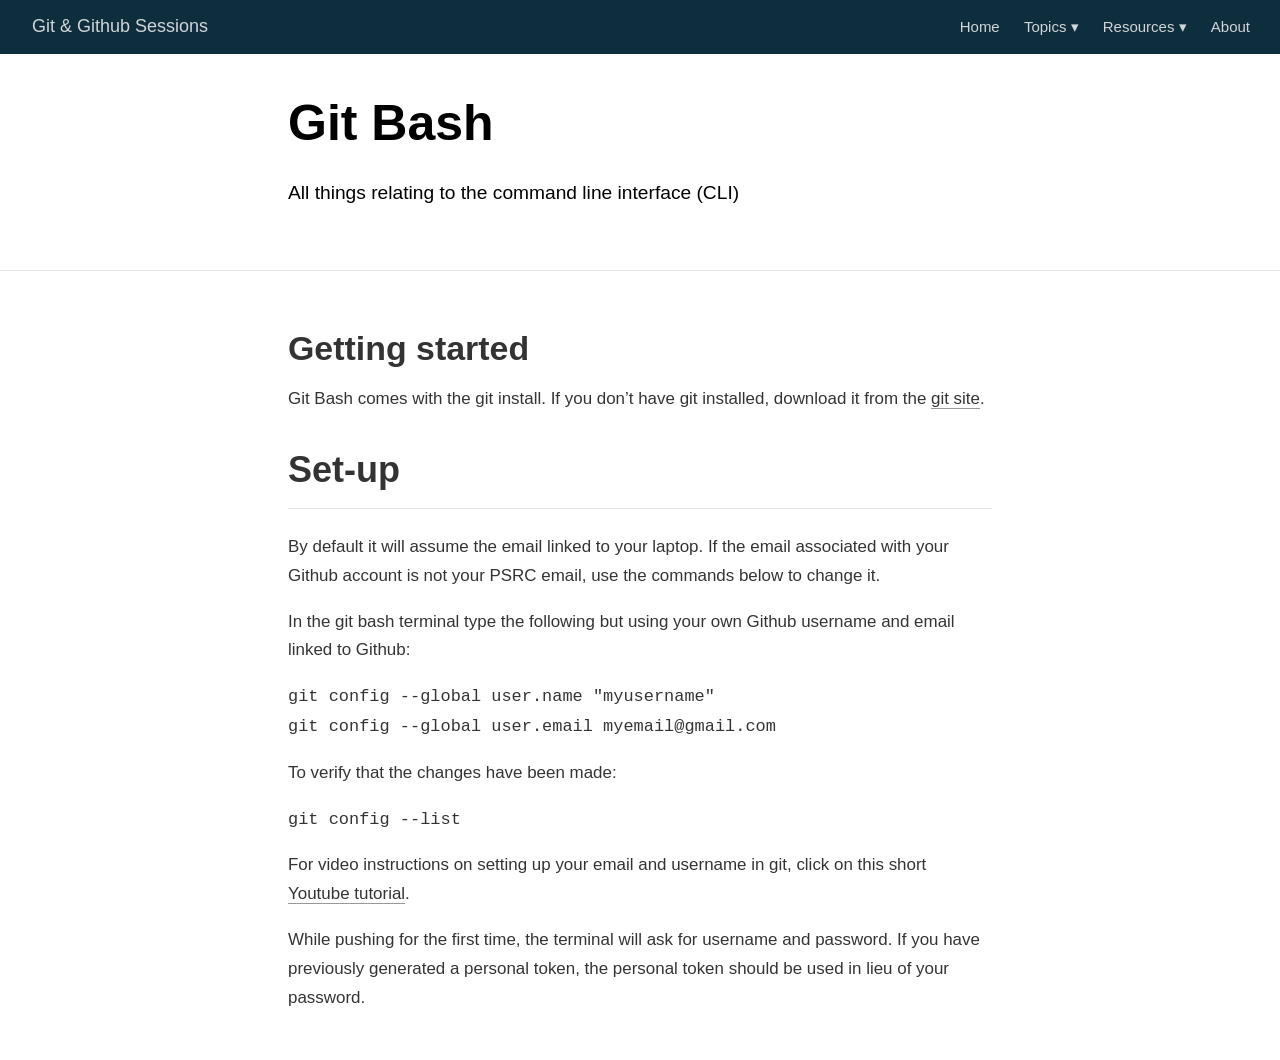
<file: docs/git-bash.html>
<!DOCTYPE html>

<html xmlns="http://www.w3.org/1999/xhtml" lang="" xml:lang="">

<head>
  <meta charset="utf-8"/>
  <meta name="viewport" content="width=device-width, initial-scale=1"/>
  <meta http-equiv="X-UA-Compatible" content="IE=Edge,chrome=1"/>
  <meta name="generator" content="distill" />

  <style type="text/css">
  /* Hide doc at startup (prevent jankiness while JS renders/transforms) */
  body {
    visibility: hidden;
  }
  </style>

 <!--radix_placeholder_import_source-->
 <!--/radix_placeholder_import_source-->

<style type="text/css">code{white-space: pre;}</style>
<style type="text/css" data-origin="pandoc">
html { -webkit-text-size-adjust: 100%; }
pre > code.sourceCode { white-space: pre; position: relative; }
pre > code.sourceCode > span { display: inline-block; line-height: 1.25; }
pre > code.sourceCode > span:empty { height: 1.2em; }
.sourceCode { overflow: visible; }
code.sourceCode > span { color: inherit; text-decoration: inherit; }
div.sourceCode { margin: 1em 0; }
pre.sourceCode { margin: 0; }
@media screen {
div.sourceCode { overflow: auto; }
}
@media print {
pre > code.sourceCode { white-space: pre-wrap; }
pre > code.sourceCode > span { text-indent: -5em; padding-left: 5em; }
}
pre.numberSource code
  { counter-reset: source-line 0; }
pre.numberSource code > span
  { position: relative; left: -4em; counter-increment: source-line; }
pre.numberSource code > span > a:first-child::before
  { content: counter(source-line);
    position: relative; left: -1em; text-align: right; vertical-align: baseline;
    border: none; display: inline-block;
    -webkit-touch-callout: none; -webkit-user-select: none;
    -khtml-user-select: none; -moz-user-select: none;
    -ms-user-select: none; user-select: none;
    padding: 0 4px; width: 4em;
    color: #aaaaaa;
  }
pre.numberSource { margin-left: 3em; border-left: 1px solid #aaaaaa;  padding-left: 4px; }
div.sourceCode
  { color: #00769e; background-color: #f1f3f5; }
@media screen {
pre > code.sourceCode > span > a:first-child::before { text-decoration: underline; }
}
code span { color: #00769e; } /* Normal */
code span.al { color: #ad0000; } /* Alert */
code span.an { color: #5e5e5e; } /* Annotation */
code span.at { color: #657422; } /* Attribute */
code span.bn { color: #ad0000; } /* BaseN */
code span.bu { } /* BuiltIn */
code span.cf { color: #00769e; } /* ControlFlow */
code span.ch { color: #20794d; } /* Char */
code span.cn { color: #8f5902; } /* Constant */
code span.co { color: #5e5e5e; } /* Comment */
code span.cv { color: #5e5e5e; font-style: italic; } /* CommentVar */
code span.do { color: #5e5e5e; font-style: italic; } /* Documentation */
code span.dt { color: #ad0000; } /* DataType */
code span.dv { color: #ad0000; } /* DecVal */
code span.er { color: #ad0000; } /* Error */
code span.ex { } /* Extension */
code span.fl { color: #ad0000; } /* Float */
code span.fu { color: #4758ab; } /* Function */
code span.im { } /* Import */
code span.in { color: #5e5e5e; } /* Information */
code span.kw { color: #00769e; } /* Keyword */
code span.op { color: #5e5e5e; } /* Operator */
code span.ot { color: #00769e; } /* Other */
code span.pp { color: #ad0000; } /* Preprocessor */
code span.sc { color: #5e5e5e; } /* SpecialChar */
code span.ss { color: #20794d; } /* SpecialString */
code span.st { color: #20794d; } /* String */
code span.va { color: #111111; } /* Variable */
code span.vs { color: #20794d; } /* VerbatimString */
code span.wa { color: #5e5e5e; font-style: italic; } /* Warning */
</style>


  <!--radix_placeholder_meta_tags-->
  <title>Git &amp; Github Sessions: Git Bash</title>

  <meta property="description" itemprop="description" content="All things relating to the command line interface (CLI)"/>


  <!--  https://schema.org/Article -->
  <meta property="article:published" itemprop="datePublished" content="2026-11-10"/>
  <meta property="article:created" itemprop="dateCreated" content="2026-11-10"/>

  <!--  https://developers.facebook.com/docs/sharing/webmasters#markup -->
  <meta property="og:title" content="Git &amp; Github Sessions: Git Bash"/>
  <meta property="og:type" content="article"/>
  <meta property="og:description" content="All things relating to the command line interface (CLI)"/>
  <meta property="og:locale" content="en_US"/>
  <meta property="og:site_name" content="Git &amp; Github Sessions"/>

  <!--  https://dev.twitter.com/cards/types/summary -->
  <meta property="twitter:card" content="summary"/>
  <meta property="twitter:title" content="Git &amp; Github Sessions: Git Bash"/>
  <meta property="twitter:description" content="All things relating to the command line interface (CLI)"/>

  <!--/radix_placeholder_meta_tags-->
  <!--radix_placeholder_rmarkdown_metadata-->

  <script type="text/json" id="radix-rmarkdown-metadata">
  {"type":"list","attributes":{"names":{"type":"character","attributes":{},"value":["title","description","date","output"]}},"value":[{"type":"character","attributes":{},"value":["Git Bash"]},{"type":"character","attributes":{},"value":["All things relating to the command line interface (CLI)\n"]},{"type":"character","attributes":{},"value":["2026-11-10"]},{"type":"character","attributes":{},"value":["distill::distill_article"]}]}
  </script>
  <!--/radix_placeholder_rmarkdown_metadata-->
  <!--radix_placeholder_navigation_in_header-->
  <meta name="distill:offset" content=""/>

  <script type="application/javascript">

    window.headroom_prevent_pin = false;

    window.document.addEventListener("DOMContentLoaded", function (event) {

      // initialize headroom for banner
      var header = $('header').get(0);
      var headerHeight = header.offsetHeight;
      var headroom = new Headroom(header, {
        tolerance: 5,
        onPin : function() {
          if (window.headroom_prevent_pin) {
            window.headroom_prevent_pin = false;
            headroom.unpin();
          }
        }
      });
      headroom.init();
      if(window.location.hash)
        headroom.unpin();
      $(header).addClass('headroom--transition');

      // offset scroll location for banner on hash change
      // (see: https://github.com/WickyNilliams/headroom.js/issues/38)
      window.addEventListener("hashchange", function(event) {
        window.scrollTo(0, window.pageYOffset - (headerHeight + 25));
      });

      // responsive menu
      $('.distill-site-header').each(function(i, val) {
        var topnav = $(this);
        var toggle = topnav.find('.nav-toggle');
        toggle.on('click', function() {
          topnav.toggleClass('responsive');
        });
      });

      // nav dropdowns
      $('.nav-dropbtn').click(function(e) {
        $(this).next('.nav-dropdown-content').toggleClass('nav-dropdown-active');
        $(this).parent().siblings('.nav-dropdown')
           .children('.nav-dropdown-content').removeClass('nav-dropdown-active');
      });
      $("body").click(function(e){
        $('.nav-dropdown-content').removeClass('nav-dropdown-active');
      });
      $(".nav-dropdown").click(function(e){
        e.stopPropagation();
      });
    });
  </script>

  <style type="text/css">

  /* Theme (user-documented overrideables for nav appearance) */

  .distill-site-nav {
    color: rgba(255, 255, 255, 0.8);
    background-color: #0F2E3D;
    font-size: 15px;
    font-weight: 300;
  }

  .distill-site-nav a {
    color: inherit;
    text-decoration: none;
  }

  .distill-site-nav a:hover {
    color: white;
  }

  @media print {
    .distill-site-nav {
      display: none;
    }
  }

  .distill-site-header {

  }

  .distill-site-footer {

  }


  /* Site Header */

  .distill-site-header {
    width: 100%;
    box-sizing: border-box;
    z-index: 3;
  }

  .distill-site-header .nav-left {
    display: inline-block;
    margin-left: 8px;
  }

  @media screen and (max-width: 768px) {
    .distill-site-header .nav-left {
      margin-left: 0;
    }
  }


  .distill-site-header .nav-right {
    float: right;
    margin-right: 8px;
  }

  .distill-site-header a,
  .distill-site-header .title {
    display: inline-block;
    text-align: center;
    padding: 14px 10px 14px 10px;
  }

  .distill-site-header .title {
    font-size: 18px;
    min-width: 150px;
  }

  .distill-site-header .logo {
    padding: 0;
  }

  .distill-site-header .logo img {
    display: none;
    max-height: 20px;
    width: auto;
    margin-bottom: -4px;
  }

  .distill-site-header .nav-image img {
    max-height: 18px;
    width: auto;
    display: inline-block;
    margin-bottom: -3px;
  }



  @media screen and (min-width: 1000px) {
    .distill-site-header .logo img {
      display: inline-block;
    }
    .distill-site-header .nav-left {
      margin-left: 20px;
    }
    .distill-site-header .nav-right {
      margin-right: 20px;
    }
    .distill-site-header .title {
      padding-left: 12px;
    }
  }


  .distill-site-header .nav-toggle {
    display: none;
  }

  .nav-dropdown {
    display: inline-block;
    position: relative;
  }

  .nav-dropdown .nav-dropbtn {
    border: none;
    outline: none;
    color: rgba(255, 255, 255, 0.8);
    padding: 16px 10px;
    background-color: transparent;
    font-family: inherit;
    font-size: inherit;
    font-weight: inherit;
    margin: 0;
    margin-top: 1px;
    z-index: 2;
  }

  .nav-dropdown-content {
    display: none;
    position: absolute;
    background-color: white;
    min-width: 200px;
    border: 1px solid rgba(0,0,0,0.15);
    border-radius: 4px;
    box-shadow: 0px 8px 16px 0px rgba(0,0,0,0.1);
    z-index: 1;
    margin-top: 2px;
    white-space: nowrap;
    padding-top: 4px;
    padding-bottom: 4px;
  }

  .nav-dropdown-content hr {
    margin-top: 4px;
    margin-bottom: 4px;
    border: none;
    border-bottom: 1px solid rgba(0, 0, 0, 0.1);
  }

  .nav-dropdown-active {
    display: block;
  }

  .nav-dropdown-content a, .nav-dropdown-content .nav-dropdown-header {
    color: black;
    padding: 6px 24px;
    text-decoration: none;
    display: block;
    text-align: left;
  }

  .nav-dropdown-content .nav-dropdown-header {
    display: block;
    padding: 5px 24px;
    padding-bottom: 0;
    text-transform: uppercase;
    font-size: 14px;
    color: #999999;
    white-space: nowrap;
  }

  .nav-dropdown:hover .nav-dropbtn {
    color: white;
  }

  .nav-dropdown-content a:hover {
    background-color: #ddd;
    color: black;
  }

  .nav-right .nav-dropdown-content {
    margin-left: -45%;
    right: 0;
  }

  @media screen and (max-width: 768px) {
    .distill-site-header a, .distill-site-header .nav-dropdown  {display: none;}
    .distill-site-header a.nav-toggle {
      float: right;
      display: block;
    }
    .distill-site-header .title {
      margin-left: 0;
    }
    .distill-site-header .nav-right {
      margin-right: 0;
    }
    .distill-site-header {
      overflow: hidden;
    }
    .nav-right .nav-dropdown-content {
      margin-left: 0;
    }
  }


  @media screen and (max-width: 768px) {
    .distill-site-header.responsive {position: relative; min-height: 500px; }
    .distill-site-header.responsive a.nav-toggle {
      position: absolute;
      right: 0;
      top: 0;
    }
    .distill-site-header.responsive a,
    .distill-site-header.responsive .nav-dropdown {
      display: block;
      text-align: left;
    }
    .distill-site-header.responsive .nav-left,
    .distill-site-header.responsive .nav-right {
      width: 100%;
    }
    .distill-site-header.responsive .nav-dropdown {float: none;}
    .distill-site-header.responsive .nav-dropdown-content {position: relative;}
    .distill-site-header.responsive .nav-dropdown .nav-dropbtn {
      display: block;
      width: 100%;
      text-align: left;
    }
  }

  /* Site Footer */

  .distill-site-footer {
    width: 100%;
    overflow: hidden;
    box-sizing: border-box;
    z-index: 3;
    margin-top: 30px;
    padding-top: 30px;
    padding-bottom: 30px;
    text-align: center;
  }

  /* Headroom */

  d-title {
    padding-top: 6rem;
  }

  @media print {
    d-title {
      padding-top: 4rem;
    }
  }

  .headroom {
    z-index: 1000;
    position: fixed;
    top: 0;
    left: 0;
    right: 0;
  }

  .headroom--transition {
    transition: all .4s ease-in-out;
  }

  .headroom--unpinned {
    top: -100px;
  }

  .headroom--pinned {
    top: 0;
  }

  /* adjust viewport for navbar height */
  /* helps vertically center bootstrap (non-distill) content */
  .min-vh-100 {
    min-height: calc(100vh - 100px) !important;
  }

  </style>

  <script src="site_libs/jquery-3.6.0/jquery-3.6.0.min.js"></script>
  <link href="site_libs/font-awesome-6.5.2/css/all.min.css" rel="stylesheet"/>
  <link href="site_libs/font-awesome-6.5.2/css/v4-shims.min.css" rel="stylesheet"/>
  <script src="site_libs/headroom-0.9.4/headroom.min.js"></script>
  <script src="site_libs/autocomplete-0.37.1/autocomplete.min.js"></script>
  <script src="site_libs/fuse-6.4.1/fuse.min.js"></script>

  <script type="application/javascript">

  function getMeta(metaName) {
    var metas = document.getElementsByTagName('meta');
    for (let i = 0; i < metas.length; i++) {
      if (metas[i].getAttribute('name') === metaName) {
        return metas[i].getAttribute('content');
      }
    }
    return '';
  }

  function offsetURL(url) {
    var offset = getMeta('distill:offset');
    return offset ? offset + '/' + url : url;
  }

  function createFuseIndex() {

    // create fuse index
    var options = {
      keys: [
        { name: 'title', weight: 20 },
        { name: 'categories', weight: 15 },
        { name: 'description', weight: 10 },
        { name: 'contents', weight: 5 },
      ],
      ignoreLocation: true,
      threshold: 0
    };
    var fuse = new window.Fuse([], options);

    // fetch the main search.json
    return fetch(offsetURL('search.json'))
      .then(function(response) {
        if (response.status == 200) {
          return response.json().then(function(json) {
            // index main articles
            json.articles.forEach(function(article) {
              fuse.add(article);
            });
            // download collections and index their articles
            return Promise.all(json.collections.map(function(collection) {
              return fetch(offsetURL(collection)).then(function(response) {
                if (response.status === 200) {
                  return response.json().then(function(articles) {
                    articles.forEach(function(article) {
                      fuse.add(article);
                    });
                  })
                } else {
                  return Promise.reject(
                    new Error('Unexpected status from search index request: ' +
                              response.status)
                  );
                }
              });
            })).then(function() {
              return fuse;
            });
          });

        } else {
          return Promise.reject(
            new Error('Unexpected status from search index request: ' +
                        response.status)
          );
        }
      });
  }

  window.document.addEventListener("DOMContentLoaded", function (event) {

    // get search element (bail if we don't have one)
    var searchEl = window.document.getElementById('distill-search');
    if (!searchEl)
      return;

    createFuseIndex()
      .then(function(fuse) {

        // make search box visible
        searchEl.classList.remove('hidden');

        // initialize autocomplete
        var options = {
          autoselect: true,
          hint: false,
          minLength: 2,
        };
        window.autocomplete(searchEl, options, [{
          source: function(query, callback) {
            const searchOptions = {
              isCaseSensitive: false,
              shouldSort: true,
              minMatchCharLength: 2,
              limit: 10,
            };
            var results = fuse.search(query, searchOptions);
            callback(results
              .map(function(result) { return result.item; })
            );
          },
          templates: {
            suggestion: function(suggestion) {
              var img = suggestion.preview && Object.keys(suggestion.preview).length > 0
                ? `<img src="${offsetURL(suggestion.preview)}"</img>`
                : '';
              var html = `
                <div class="search-item">
                  <h3>${suggestion.title}</h3>
                  <div class="search-item-description">
                    ${suggestion.description || ''}
                  </div>
                  <div class="search-item-preview">
                    ${img}
                  </div>
                </div>
              `;
              return html;
            }
          }
        }]).on('autocomplete:selected', function(event, suggestion) {
          window.location.href = offsetURL(suggestion.path);
        });
        // remove inline display style on autocompleter (we want to
        // manage responsive display via css)
        $('.algolia-autocomplete').css("display", "");
      })
      .catch(function(error) {
        console.log(error);
      });

  });

  </script>

  <style type="text/css">

  .nav-search {
    font-size: x-small;
  }

  /* Algolioa Autocomplete */

  .algolia-autocomplete {
    display: inline-block;
    margin-left: 10px;
    vertical-align: sub;
    background-color: white;
    color: black;
    padding: 6px;
    padding-top: 8px;
    padding-bottom: 0;
    border-radius: 6px;
    border: 1px #0F2E3D solid;
    width: 180px;
  }


  @media screen and (max-width: 768px) {
    .distill-site-nav .algolia-autocomplete {
      display: none;
      visibility: hidden;
    }
    .distill-site-nav.responsive .algolia-autocomplete {
      display: inline-block;
      visibility: visible;
    }
    .distill-site-nav.responsive .algolia-autocomplete .aa-dropdown-menu {
      margin-left: 0;
      width: 400px;
      max-height: 400px;
    }
  }

  .algolia-autocomplete .aa-input, .algolia-autocomplete .aa-hint {
    width: 90%;
    outline: none;
    border: none;
  }

  .algolia-autocomplete .aa-hint {
    color: #999;
  }
  .algolia-autocomplete .aa-dropdown-menu {
    width: 550px;
    max-height: 70vh;
    overflow-x: visible;
    overflow-y: scroll;
    padding: 5px;
    margin-top: 3px;
    margin-left: -150px;
    background-color: #fff;
    border-radius: 5px;
    border: 1px solid #999;
    border-top: none;
  }

  .algolia-autocomplete .aa-dropdown-menu .aa-suggestion {
    cursor: pointer;
    padding: 5px 4px;
    border-bottom: 1px solid #eee;
  }

  .algolia-autocomplete .aa-dropdown-menu .aa-suggestion:last-of-type {
    border-bottom: none;
    margin-bottom: 2px;
  }

  .algolia-autocomplete .aa-dropdown-menu .aa-suggestion .search-item {
    overflow: hidden;
    font-size: 0.8em;
    line-height: 1.4em;
  }

  .algolia-autocomplete .aa-dropdown-menu .aa-suggestion .search-item h3 {
    font-size: 1rem;
    margin-block-start: 0;
    margin-block-end: 5px;
  }

  .algolia-autocomplete .aa-dropdown-menu .aa-suggestion .search-item-description {
    display: inline-block;
    overflow: hidden;
    height: 2.8em;
    width: 80%;
    margin-right: 4%;
  }

  .algolia-autocomplete .aa-dropdown-menu .aa-suggestion .search-item-preview {
    display: inline-block;
    width: 15%;
  }

  .algolia-autocomplete .aa-dropdown-menu .aa-suggestion .search-item-preview img {
    height: 3em;
    width: auto;
    display: none;
  }

  .algolia-autocomplete .aa-dropdown-menu .aa-suggestion .search-item-preview img[src] {
    display: initial;
  }

  .algolia-autocomplete .aa-dropdown-menu .aa-suggestion.aa-cursor {
    background-color: #eee;
  }
  .algolia-autocomplete .aa-dropdown-menu .aa-suggestion em {
    font-weight: bold;
    font-style: normal;
  }

  </style>


  <!--/radix_placeholder_navigation_in_header-->
  <!--radix_placeholder_distill-->

  <style type="text/css">

  body {
    background-color: white;
  }

  .pandoc-table {
    width: 100%;
  }

  .pandoc-table>caption {
    margin-bottom: 10px;
  }

  .pandoc-table th:not([align]) {
    text-align: left;
  }

  .pagedtable-footer {
    font-size: 15px;
  }

  d-byline .byline {
    grid-template-columns: 2fr 2fr;
  }

  d-byline .byline h3 {
    margin-block-start: 1.5em;
  }

  d-byline .byline .authors-affiliations h3 {
    margin-block-start: 0.5em;
  }

  .authors-affiliations .orcid-id {
    width: 16px;
    height:16px;
    margin-left: 4px;
    margin-right: 4px;
    vertical-align: middle;
    padding-bottom: 2px;
  }

  d-title .dt-tags {
    margin-top: 1em;
    grid-column: text;
  }

  .dt-tags .dt-tag {
    text-decoration: none;
    display: inline-block;
    color: rgba(0,0,0,0.6);
    padding: 0em 0.4em;
    margin-right: 0.5em;
    margin-bottom: 0.4em;
    font-size: 70%;
    border: 1px solid rgba(0,0,0,0.2);
    border-radius: 3px;
    text-transform: uppercase;
    font-weight: 500;
  }

  d-article table.gt_table td,
  d-article table.gt_table th {
    border-bottom: none;
    font-size: 100%;
  }

  .html-widget {
    margin-bottom: 2.0em;
  }

  .l-screen-inset {
    padding-right: 16px;
  }

  .l-screen .caption {
    margin-left: 10px;
  }

  .shaded {
    background: rgb(247, 247, 247);
    padding-top: 20px;
    padding-bottom: 20px;
    border-top: 1px solid rgba(0, 0, 0, 0.1);
    border-bottom: 1px solid rgba(0, 0, 0, 0.1);
  }

  .shaded .html-widget {
    margin-bottom: 0;
    border: 1px solid rgba(0, 0, 0, 0.1);
  }

  .shaded .shaded-content {
    background: white;
  }

  .text-output {
    margin-top: 0;
    line-height: 1.5em;
  }

  .hidden {
    display: none !important;
  }

  hr.section-separator {
    border: none;
    border-top: 1px solid rgba(0, 0, 0, 0.1);
    margin: 0px;
  }


  d-byline {
    border-top: none;
  }

  d-article {
    padding-top: 2.5rem;
    padding-bottom: 30px;
    border-top: none;
  }

  d-appendix {
    padding-top: 30px;
  }

  d-article>p>img {
    width: 100%;
  }

  d-article h2 {
    margin: 1rem 0 1.5rem 0;
  }

  d-article h3 {
    margin-top: 1.5rem;
  }

  d-article iframe {
    border: 1px solid rgba(0, 0, 0, 0.1);
    margin-bottom: 2.0em;
    width: 100%;
  }

  /* Tweak code blocks */

  d-article div.sourceCode code,
  d-article pre code {
    font-family: Consolas, Monaco, 'Andale Mono', 'Ubuntu Mono', monospace;
  }

  d-article pre,
  d-article div.sourceCode,
  d-article div.sourceCode pre {
    overflow: auto;
  }

  d-article div.sourceCode {
    background-color: white;
  }

  d-article div.sourceCode pre {
    padding-left: 10px;
    font-size: 12px;
    border-left: 2px solid rgba(0,0,0,0.1);
  }

  d-article pre {
    font-size: 12px;
    color: black;
    background: none;
    margin-top: 0;
    text-align: left;
    white-space: pre;
    word-spacing: normal;
    word-break: normal;
    word-wrap: normal;
    line-height: 1.5;

    -moz-tab-size: 4;
    -o-tab-size: 4;
    tab-size: 4;

    -webkit-hyphens: none;
    -moz-hyphens: none;
    -ms-hyphens: none;
    hyphens: none;
  }

  d-article pre a {
    border-bottom: none;
  }

  d-article pre a:hover {
    border-bottom: none;
    text-decoration: underline;
  }

  d-article details {
    grid-column: text;
    margin-bottom: 0.8em;
  }

  @media(min-width: 768px) {

  d-article pre,
  d-article div.sourceCode,
  d-article div.sourceCode pre {
    overflow: visible !important;
  }

  d-article div.sourceCode pre {
    padding-left: 18px;
    font-size: 14px;
  }

  /* tweak for Pandoc numbered line within distill */
  d-article pre.numberSource code > span {
      left: -2em;
  }

  d-article pre {
    font-size: 14px;
  }

  }

  figure img.external {
    background: white;
    border: 1px solid rgba(0, 0, 0, 0.1);
    box-shadow: 0 1px 8px rgba(0, 0, 0, 0.1);
    padding: 18px;
    box-sizing: border-box;
  }

  /* CSS for d-contents */

  .d-contents {
    grid-column: text;
    color: rgba(0,0,0,0.8);
    font-size: 0.9em;
    padding-bottom: 1em;
    margin-bottom: 1em;
    padding-bottom: 0.5em;
    margin-bottom: 1em;
    padding-left: 0.25em;
    justify-self: start;
  }

  @media(min-width: 1000px) {
    .d-contents.d-contents-float {
      height: 0;
      grid-column-start: 1;
      grid-column-end: 4;
      justify-self: center;
      padding-right: 3em;
      padding-left: 2em;
    }
  }

  .d-contents nav h3 {
    font-size: 18px;
    margin-top: 0;
    margin-bottom: 1em;
  }

  .d-contents li {
    list-style-type: none
  }

  .d-contents nav > ul {
    padding-left: 0;
  }

  .d-contents ul {
    padding-left: 1em
  }

  .d-contents nav ul li {
    margin-top: 0.6em;
    margin-bottom: 0.2em;
  }

  .d-contents nav a {
    font-size: 13px;
    border-bottom: none;
    text-decoration: none
    color: rgba(0, 0, 0, 0.8);
  }

  .d-contents nav a:hover {
    text-decoration: underline solid rgba(0, 0, 0, 0.6)
  }

  .d-contents nav > ul > li > a {
    font-weight: 600;
  }

  .d-contents nav > ul > li > ul {
    font-weight: inherit;
  }

  .d-contents nav > ul > li > ul > li {
    margin-top: 0.2em;
  }


  .d-contents nav ul {
    margin-top: 0;
    margin-bottom: 0.25em;
  }

  .d-article-with-toc h2:nth-child(2) {
    margin-top: 0;
  }


  /* Figure */

  .figure {
    position: relative;
    margin-bottom: 2.5em;
    margin-top: 1.5em;
  }

  .figure .caption {
    color: rgba(0, 0, 0, 0.6);
    font-size: 12px;
    line-height: 1.5em;
  }

  .figure img.external {
    background: white;
    border: 1px solid rgba(0, 0, 0, 0.1);
    box-shadow: 0 1px 8px rgba(0, 0, 0, 0.1);
    padding: 18px;
    box-sizing: border-box;
  }

  .figure .caption a {
    color: rgba(0, 0, 0, 0.6);
  }

  .figure .caption b,
  .figure .caption strong, {
    font-weight: 600;
    color: rgba(0, 0, 0, 1.0);
  }

  /* Citations */

  d-article .citation {
    color: inherit;
    cursor: inherit;
  }

  div.hanging-indent{
    margin-left: 1em; text-indent: -1em;
  }

  /* Citation hover box */

  .tippy-box[data-theme~=light-border] {
    background-color: rgba(250, 250, 250, 0.95);
  }

  .tippy-content > p {
    margin-bottom: 0;
    padding: 2px;
  }


  /* Tweak 1000px media break to show more text */

  @media(min-width: 1000px) {
    .base-grid,
    distill-header,
    d-title,
    d-abstract,
    d-article,
    d-appendix,
    distill-appendix,
    d-byline,
    d-footnote-list,
    d-citation-list,
    distill-footer {
      grid-template-columns: [screen-start] 1fr [page-start kicker-start] 80px [middle-start] 50px [text-start kicker-end] 65px 65px 65px 65px 65px 65px 65px 65px [text-end gutter-start] 65px [middle-end] 65px [page-end gutter-end] 1fr [screen-end];
      grid-column-gap: 16px;
    }

    .grid {
      grid-column-gap: 16px;
    }

    d-article {
      font-size: 1.06rem;
      line-height: 1.7em;
    }
    figure .caption, .figure .caption, figure figcaption {
      font-size: 13px;
    }
  }

  @media(min-width: 1180px) {
    .base-grid,
    distill-header,
    d-title,
    d-abstract,
    d-article,
    d-appendix,
    distill-appendix,
    d-byline,
    d-footnote-list,
    d-citation-list,
    distill-footer {
      grid-template-columns: [screen-start] 1fr [page-start kicker-start] 60px [middle-start] 60px [text-start kicker-end] 60px 60px 60px 60px 60px 60px 60px 60px [text-end gutter-start] 60px [middle-end] 60px [page-end gutter-end] 1fr [screen-end];
      grid-column-gap: 32px;
    }

    .grid {
      grid-column-gap: 32px;
    }
  }


  /* Get the citation styles for the appendix (not auto-injected on render since
     we do our own rendering of the citation appendix) */

  d-appendix .citation-appendix,
  .d-appendix .citation-appendix {
    font-size: 11px;
    line-height: 15px;
    border-left: 1px solid rgba(0, 0, 0, 0.1);
    padding-left: 18px;
    border: 1px solid rgba(0,0,0,0.1);
    background: rgba(0, 0, 0, 0.02);
    padding: 10px 18px;
    border-radius: 3px;
    color: rgba(150, 150, 150, 1);
    overflow: hidden;
    margin-top: -12px;
    white-space: pre-wrap;
    word-wrap: break-word;
  }

  /* Include appendix styles here so they can be overridden */

  d-appendix {
    contain: layout style;
    font-size: 0.8em;
    line-height: 1.7em;
    margin-top: 60px;
    margin-bottom: 0;
    border-top: 1px solid rgba(0, 0, 0, 0.1);
    color: rgba(0,0,0,0.5);
    padding-top: 60px;
    padding-bottom: 48px;
  }

  d-appendix h3 {
    grid-column: page-start / text-start;
    font-size: 15px;
    font-weight: 500;
    margin-top: 1em;
    margin-bottom: 0;
    color: rgba(0,0,0,0.65);
  }

  d-appendix h3 + * {
    margin-top: 1em;
  }

  d-appendix ol {
    padding: 0 0 0 15px;
  }

  @media (min-width: 768px) {
    d-appendix ol {
      padding: 0 0 0 30px;
      margin-left: -30px;
    }
  }

  d-appendix li {
    margin-bottom: 1em;
  }

  d-appendix a {
    color: rgba(0, 0, 0, 0.6);
  }

  d-appendix > * {
    grid-column: text;
  }

  d-appendix > d-footnote-list,
  d-appendix > d-citation-list,
  d-appendix > distill-appendix {
    grid-column: screen;
  }

  /* Include footnote styles here so they can be overridden */

  d-footnote-list {
    contain: layout style;
  }

  d-footnote-list > * {
    grid-column: text;
  }

  d-footnote-list a.footnote-backlink {
    color: rgba(0,0,0,0.3);
    padding-left: 0.5em;
  }



  /* Anchor.js */

  .anchorjs-link {
    /*transition: all .25s linear; */
    text-decoration: none;
    border-bottom: none;
  }
  *:hover > .anchorjs-link {
    margin-left: -1.125em !important;
    text-decoration: none;
    border-bottom: none;
  }

  /* Social footer */

  .social_footer {
    margin-top: 30px;
    margin-bottom: 0;
    color: rgba(0,0,0,0.67);
  }

  .disqus-comments {
    margin-right: 30px;
  }

  .disqus-comment-count {
    border-bottom: 1px solid rgba(0, 0, 0, 0.4);
    cursor: pointer;
  }

  #disqus_thread {
    margin-top: 30px;
  }

  .article-sharing a {
    border-bottom: none;
    margin-right: 8px;
  }

  .article-sharing a:hover {
    border-bottom: none;
  }

  .sidebar-section.subscribe {
    font-size: 12px;
    line-height: 1.6em;
  }

  .subscribe p {
    margin-bottom: 0.5em;
  }


  .article-footer .subscribe {
    font-size: 15px;
    margin-top: 45px;
  }


  .sidebar-section.custom {
    font-size: 12px;
    line-height: 1.6em;
  }

  .custom p {
    margin-bottom: 0.5em;
  }

  /* Styles for listing layout (hide title) */
  .layout-listing d-title, .layout-listing .d-title {
    display: none;
  }

  /* Styles for posts lists (not auto-injected) */


  .posts-with-sidebar {
    padding-left: 45px;
    padding-right: 45px;
  }

  .posts-list .description h2,
  .posts-list .description p {
    font-family: -apple-system, BlinkMacSystemFont, "Segoe UI", Roboto, Oxygen, Ubuntu, Cantarell, "Fira Sans", "Droid Sans", "Helvetica Neue", Arial, sans-serif;
  }

  .posts-list .description h2 {
    font-weight: 700;
    border-bottom: none;
    padding-bottom: 0;
  }

  .posts-list h2.post-tag {
    border-bottom: 1px solid rgba(0, 0, 0, 0.2);
    padding-bottom: 12px;
  }
  .posts-list {
    margin-top: 60px;
    margin-bottom: 24px;
  }

  .posts-list .post-preview {
    text-decoration: none;
    overflow: hidden;
    display: block;
    border-bottom: 1px solid rgba(0, 0, 0, 0.1);
    padding: 24px 0;
  }

  .post-preview-last {
    border-bottom: none !important;
  }

  .posts-list .posts-list-caption {
    grid-column: screen;
    font-weight: 400;
  }

  .posts-list .post-preview h2 {
    margin: 0 0 6px 0;
    line-height: 1.2em;
    font-style: normal;
    font-size: 24px;
  }

  .posts-list .post-preview p {
    margin: 0 0 12px 0;
    line-height: 1.4em;
    font-size: 16px;
  }

  .posts-list .post-preview .thumbnail {
    box-sizing: border-box;
    margin-bottom: 24px;
    position: relative;
    max-width: 500px;
  }
  .posts-list .post-preview img {
    width: 100%;
    display: block;
  }

  .posts-list .metadata {
    font-size: 12px;
    line-height: 1.4em;
    margin-bottom: 18px;
  }

  .posts-list .metadata > * {
    display: inline-block;
  }

  .posts-list .metadata .publishedDate {
    margin-right: 2em;
  }

  .posts-list .metadata .dt-authors {
    display: block;
    margin-top: 0.3em;
    margin-right: 2em;
  }

  .posts-list .dt-tags {
    display: block;
    line-height: 1em;
  }

  .posts-list .dt-tags .dt-tag {
    display: inline-block;
    color: rgba(0,0,0,0.6);
    padding: 0.3em 0.4em;
    margin-right: 0.2em;
    margin-bottom: 0.4em;
    font-size: 60%;
    border: 1px solid rgba(0,0,0,0.2);
    border-radius: 3px;
    text-transform: uppercase;
    font-weight: 500;
  }

  .posts-list img {
    opacity: 1;
  }

  .posts-list img[data-src] {
    opacity: 0;
  }

  .posts-more {
    clear: both;
  }


  .posts-sidebar {
    font-size: 16px;
  }

  .posts-sidebar h3 {
    font-size: 16px;
    margin-top: 0;
    margin-bottom: 0.5em;
    font-weight: 400;
    text-transform: uppercase;
  }

  .sidebar-section {
    margin-bottom: 30px;
  }

  .categories ul {
    list-style-type: none;
    margin: 0;
    padding: 0;
  }

  .categories li {
    color: rgba(0, 0, 0, 0.8);
    margin-bottom: 0;
  }

  .categories li>a {
    border-bottom: none;
  }

  .categories li>a:hover {
    border-bottom: 1px solid rgba(0, 0, 0, 0.4);
  }

  .categories .active {
    font-weight: 600;
  }

  .categories .category-count {
    color: rgba(0, 0, 0, 0.4);
  }


  @media(min-width: 768px) {
    .posts-list .post-preview h2 {
      font-size: 26px;
    }
    .posts-list .post-preview .thumbnail {
      float: right;
      width: 30%;
      margin-bottom: 0;
    }
    .posts-list .post-preview .description {
      float: left;
      width: 45%;
    }
    .posts-list .post-preview .metadata {
      float: left;
      width: 20%;
      margin-top: 8px;
    }
    .posts-list .post-preview p {
      margin: 0 0 12px 0;
      line-height: 1.5em;
      font-size: 16px;
    }
    .posts-with-sidebar .posts-list {
      float: left;
      width: 75%;
    }
    .posts-with-sidebar .posts-sidebar {
      float: right;
      width: 20%;
      margin-top: 60px;
      padding-top: 24px;
      padding-bottom: 24px;
    }
  }


  /* Improve display for browsers without grid (IE/Edge <= 15) */

  .downlevel {
    line-height: 1.6em;
    font-family: -apple-system, BlinkMacSystemFont, "Segoe UI", Roboto, Oxygen, Ubuntu, Cantarell, "Fira Sans", "Droid Sans", "Helvetica Neue", Arial, sans-serif;
    margin: 0;
  }

  .downlevel .d-title {
    padding-top: 6rem;
    padding-bottom: 1.5rem;
  }

  .downlevel .d-title h1 {
    font-size: 50px;
    font-weight: 700;
    line-height: 1.1em;
    margin: 0 0 0.5rem;
  }

  .downlevel .d-title p {
    font-weight: 300;
    font-size: 1.2rem;
    line-height: 1.55em;
    margin-top: 0;
  }

  .downlevel .d-byline {
    padding-top: 0.8em;
    padding-bottom: 0.8em;
    font-size: 0.8rem;
    line-height: 1.8em;
  }

  .downlevel .section-separator {
    border: none;
    border-top: 1px solid rgba(0, 0, 0, 0.1);
  }

  .downlevel .d-article {
    font-size: 1.06rem;
    line-height: 1.7em;
    padding-top: 1rem;
    padding-bottom: 2rem;
  }


  .downlevel .d-appendix {
    padding-left: 0;
    padding-right: 0;
    max-width: none;
    font-size: 0.8em;
    line-height: 1.7em;
    margin-bottom: 0;
    color: rgba(0,0,0,0.5);
    padding-top: 40px;
    padding-bottom: 48px;
  }

  .downlevel .footnotes ol {
    padding-left: 13px;
  }

  .downlevel .base-grid,
  .downlevel .distill-header,
  .downlevel .d-title,
  .downlevel .d-abstract,
  .downlevel .d-article,
  .downlevel .d-appendix,
  .downlevel .distill-appendix,
  .downlevel .d-byline,
  .downlevel .d-footnote-list,
  .downlevel .d-citation-list,
  .downlevel .distill-footer,
  .downlevel .appendix-bottom,
  .downlevel .posts-container {
    padding-left: 40px;
    padding-right: 40px;
  }

  @media(min-width: 768px) {
    .downlevel .base-grid,
    .downlevel .distill-header,
    .downlevel .d-title,
    .downlevel .d-abstract,
    .downlevel .d-article,
    .downlevel .d-appendix,
    .downlevel .distill-appendix,
    .downlevel .d-byline,
    .downlevel .d-footnote-list,
    .downlevel .d-citation-list,
    .downlevel .distill-footer,
    .downlevel .appendix-bottom,
    .downlevel .posts-container {
    padding-left: 150px;
    padding-right: 150px;
    max-width: 900px;
  }
  }

  .downlevel pre code {
    display: block;
    border-left: 2px solid rgba(0, 0, 0, .1);
    padding: 0 0 0 20px;
    font-size: 14px;
  }

  .downlevel code, .downlevel pre {
    color: black;
    background: none;
    font-family: Consolas, Monaco, 'Andale Mono', 'Ubuntu Mono', monospace;
    text-align: left;
    white-space: pre;
    word-spacing: normal;
    word-break: normal;
    word-wrap: normal;
    line-height: 1.5;

    -moz-tab-size: 4;
    -o-tab-size: 4;
    tab-size: 4;

    -webkit-hyphens: none;
    -moz-hyphens: none;
    -ms-hyphens: none;
    hyphens: none;
  }

  .downlevel .posts-list .post-preview {
    color: inherit;
  }



  </style>

  <script type="application/javascript">

  function is_downlevel_browser() {
    if (bowser.isUnsupportedBrowser({ msie: "12", msedge: "16"},
                                   window.navigator.userAgent)) {
      return true;
    } else {
      return window.load_distill_framework === undefined;
    }
  }

  // show body when load is complete
  function on_load_complete() {

    // add anchors
    if (window.anchors) {
      window.anchors.options.placement = 'left';
      window.anchors.add('d-article > h2, d-article > h3, d-article > h4, d-article > h5');
    }


    // set body to visible
    document.body.style.visibility = 'visible';

    // force redraw for leaflet widgets
    if (window.HTMLWidgets) {
      var maps = window.HTMLWidgets.findAll(".leaflet");
      $.each(maps, function(i, el) {
        var map = this.getMap();
        map.invalidateSize();
        map.eachLayer(function(layer) {
          if (layer instanceof L.TileLayer)
            layer.redraw();
        });
      });
    }

    // trigger 'shown' so htmlwidgets resize
    $('d-article').trigger('shown');
  }

  function init_distill() {

    init_common();

    // create front matter
    var front_matter = $('<d-front-matter></d-front-matter>');
    $('#distill-front-matter').wrap(front_matter);

    // create d-title
    $('.d-title').changeElementType('d-title');

    // separator
    var separator = '<hr class="section-separator" style="clear: both"/>';
    // prepend separator above appendix
    $('.d-byline').before(separator);
    $('.d-article').before(separator);

    // create d-byline
    var byline = $('<d-byline></d-byline>');
    $('.d-byline').replaceWith(byline);

    // create d-article
    var article = $('<d-article></d-article>');
    $('.d-article').wrap(article).children().unwrap();

    // move posts container into article
    $('.posts-container').appendTo($('d-article'));

    // create d-appendix
    $('.d-appendix').changeElementType('d-appendix');

    // flag indicating that we have appendix items
    var appendix = $('.appendix-bottom').children('h3').length > 0;

    // replace footnotes with <d-footnote>
    $('.footnote-ref').each(function(i, val) {
      appendix = true;
      var href = $(this).attr('href');
      var id = href.replace('#', '');
      var fn = $('#' + id);
      var fn_p = $('#' + id + '>p');
      fn_p.find('.footnote-back').remove();
      var text = fn_p.html();
      var dtfn = $('<d-footnote></d-footnote>');
      dtfn.html(text);
      $(this).replaceWith(dtfn);
    });
    // remove footnotes
    $('.footnotes').remove();

    // move refs into #references-listing
    $('#references-listing').replaceWith($('#refs'));

    $('h1.appendix, h2.appendix').each(function(i, val) {
      $(this).changeElementType('h3');
    });
    $('h3.appendix').each(function(i, val) {
      var id = $(this).attr('id');
      $('.d-contents a[href="#' + id + '"]').parent().remove();
      appendix = true;
      $(this).nextUntil($('h1, h2, h3')).addBack().appendTo($('d-appendix'));
    });

    // show d-appendix if we have appendix content
    $("d-appendix").css('display', appendix ? 'grid' : 'none');

    // localize layout chunks to just output
    $('.layout-chunk').each(function(i, val) {

      // capture layout
      var layout = $(this).attr('data-layout');

      // apply layout to markdown level block elements
      var elements = $(this).children().not('details, div.sourceCode, pre, script');
      elements.each(function(i, el) {
        var layout_div = $('<div class="' + layout + '"></div>');
        if (layout_div.hasClass('shaded')) {
          var shaded_content = $('<div class="shaded-content"></div>');
          $(this).wrap(shaded_content);
          $(this).parent().wrap(layout_div);
        } else {
          $(this).wrap(layout_div);
        }
      });


      // unwrap the layout-chunk div
      $(this).children().unwrap();
    });

    // remove code block used to force  highlighting css
    $('.distill-force-highlighting-css').parent().remove();

    // remove empty line numbers inserted by pandoc when using a
    // custom syntax highlighting theme, except when numbering line
    // in code chunk
    $('pre:not(.numberLines) code.sourceCode a:empty').remove();

    // load distill framework
    load_distill_framework();

    // wait for window.distillRunlevel == 4 to do post processing
    function distill_post_process() {

      if (!window.distillRunlevel || window.distillRunlevel < 4)
        return;

      // hide author/affiliations entirely if we have no authors
      var front_matter = JSON.parse($("#distill-front-matter").html());
      var have_authors = front_matter.authors && front_matter.authors.length > 0;
      if (!have_authors)
        $('d-byline').addClass('hidden');

      // article with toc class
      $('.d-contents').parent().addClass('d-article-with-toc');

      // strip links that point to #
      $('.authors-affiliations').find('a[href="#"]').removeAttr('href');

      // add orcid ids
      $('.authors-affiliations').find('.author').each(function(i, el) {
        var orcid_id = front_matter.authors[i].orcidID;
        var author_name = front_matter.authors[i].author
        if (orcid_id) {
          var a = $('<a></a>');
          a.attr('href', 'https://orcid.org/' + orcid_id);
          var img = $('<img></img>');
          img.addClass('orcid-id');
          img.attr('alt', author_name ? 'ORCID ID for ' + author_name : 'ORCID ID');
          img.attr('src','[data-uri]');
          a.append(img);
          $(this).append(a);
        }
      });

      // hide elements of author/affiliations grid that have no value
      function hide_byline_column(caption) {
        $('d-byline').find('h3:contains("' + caption + '")').parent().css('visibility', 'hidden');
      }

      // affiliations
      var have_affiliations = false;
      for (var i = 0; i<front_matter.authors.length; ++i) {
        var author = front_matter.authors[i];
        if (author.affiliation !== "&nbsp;") {
          have_affiliations = true;
          break;
        }
      }
      if (!have_affiliations)
        $('d-byline').find('h3:contains("Affiliations")').css('visibility', 'hidden');

      // published date
      if (!front_matter.publishedDate)
        hide_byline_column("Published");

      // document object identifier
      var doi = $('d-byline').find('h3:contains("DOI")');
      var doi_p = doi.next().empty();
      if (!front_matter.doi) {
        // if we have a citation and valid citationText then link to that
        if ($('#citation').length > 0 && front_matter.citationText) {
          doi.html('Citation');
          $('<a href="#citation"></a>')
            .text(front_matter.citationText)
            .appendTo(doi_p);
        } else {
          hide_byline_column("DOI");
        }
      } else {
        $('<a></a>')
           .attr('href', "https://doi.org/" + front_matter.doi)
           .html(front_matter.doi)
           .appendTo(doi_p);
      }

       // change plural form of authors/affiliations
      if (front_matter.authors.length === 1) {
        var grid = $('.authors-affiliations');
        grid.children('h3:contains("Authors")').text('Author');
        grid.children('h3:contains("Affiliations")').text('Affiliation');
      }

      // remove d-appendix and d-footnote-list local styles
      $('d-appendix > style:first-child').remove();
      $('d-footnote-list > style:first-child').remove();

      // move appendix-bottom entries to the bottom
      $('.appendix-bottom').appendTo('d-appendix').children().unwrap();
      $('.appendix-bottom').remove();

      // hoverable references
      $('span.citation[data-cites]').each(function() {
        const citeChild = $(this).children()[0]
        // Do not process if @xyz has been used without escaping and without bibliography activated
        // https://github.com/rstudio/distill/issues/466
        if (citeChild === undefined) return true

        if (citeChild.nodeName == "D-FOOTNOTE") {
          var fn = citeChild
          $(this).html(fn.shadowRoot.querySelector("sup"))
          $(this).id = fn.id
          fn.remove()
        }
        var refs = $(this).attr('data-cites').split(" ");
        var refHtml = refs.map(function(ref) {
          // Could use CSS.escape too here, we insure backward compatibility in navigator
          return "<p>" + $('div[id="ref-' + ref + '"]').html() + "</p>";
        }).join("\n");
        window.tippy(this, {
          allowHTML: true,
          content: refHtml,
          maxWidth: 500,
          interactive: true,
          interactiveBorder: 10,
          theme: 'light-border',
          placement: 'bottom-start'
        });
      });

      // fix footnotes in tables (#411)
      // replacing broken distill.pub feature
      $('table d-footnote').each(function() {
        // we replace internal showAtNode methode which is triggered when hovering a footnote
        this.hoverBox.showAtNode = function(node) {
          // ported from https://github.com/distillpub/template/pull/105/files
          calcOffset = function(elem) {
              let x = elem.offsetLeft;
              let y = elem.offsetTop;
              // Traverse upwards until an `absolute` element is found or `elem`
              // becomes null.
              while (elem = elem.offsetParent && elem.style.position != 'absolute') {
                  x += elem.offsetLeft;
                  y += elem.offsetTop;
              }

              return { left: x, top: y };
          }
          // https://developer.mozilla.org/en-US/docs/Web/API/HTMLElement/offsetTop
          const bbox = node.getBoundingClientRect();
          const offset = calcOffset(node);
          this.show([offset.left + bbox.width, offset.top + bbox.height]);
        }
      })

      // clear polling timer
      clearInterval(tid);

      // show body now that everything is ready
      on_load_complete();
    }

    var tid = setInterval(distill_post_process, 50);
    distill_post_process();

  }

  function init_downlevel() {

    init_common();

     // insert hr after d-title
    $('.d-title').after($('<hr class="section-separator"/>'));

    // check if we have authors
    var front_matter = JSON.parse($("#distill-front-matter").html());
    var have_authors = front_matter.authors && front_matter.authors.length > 0;

    // manage byline/border
    if (!have_authors)
      $('.d-byline').remove();
    $('.d-byline').after($('<hr class="section-separator"/>'));
    $('.d-byline a').remove();

    // remove toc
    $('.d-contents').remove();

    // move appendix elements
    $('h1.appendix, h2.appendix').each(function(i, val) {
      $(this).changeElementType('h3');
    });
    $('h3.appendix').each(function(i, val) {
      $(this).nextUntil($('h1, h2, h3')).addBack().appendTo($('.d-appendix'));
    });


    // inject headers into references and footnotes
    var refs_header = $('<h3></h3>');
    refs_header.text('References');
    $('#refs').prepend(refs_header);

    var footnotes_header = $('<h3></h3');
    footnotes_header.text('Footnotes');
    $('.footnotes').children('hr').first().replaceWith(footnotes_header);

    // move appendix-bottom entries to the bottom
    $('.appendix-bottom').appendTo('.d-appendix').children().unwrap();
    $('.appendix-bottom').remove();

    // remove appendix if it's empty
    if ($('.d-appendix').children().length === 0)
      $('.d-appendix').remove();

    // prepend separator above appendix
    $('.d-appendix').before($('<hr class="section-separator" style="clear: both"/>'));

    // trim code
    $('pre>code').each(function(i, val) {
      $(this).html($.trim($(this).html()));
    });

    // move posts-container right before article
    $('.posts-container').insertBefore($('.d-article'));

    $('body').addClass('downlevel');

    on_load_complete();
  }


  function init_common() {

    // jquery plugin to change element types
    (function($) {
      $.fn.changeElementType = function(newType) {
        var attrs = {};

        $.each(this[0].attributes, function(idx, attr) {
          attrs[attr.nodeName] = attr.nodeValue;
        });

        this.replaceWith(function() {
          return $("<" + newType + "/>", attrs).append($(this).contents());
        });
      };
    })(jQuery);

    // prevent underline for linked images
    $('a > img').parent().css({'border-bottom' : 'none'});

    // mark non-body figures created by knitr chunks as 100% width
    $('.layout-chunk').each(function(i, val) {
      var figures = $(this).find('img, .html-widget');
      // ignore leaflet img layers (#106)
      figures = figures.filter(':not(img[class*="leaflet"])')
      if ($(this).attr('data-layout') !== "l-body") {
        figures.css('width', '100%');
      } else {
        figures.css('max-width', '100%');
        figures.filter("[width]").each(function(i, val) {
          var fig = $(this);
          fig.css('width', fig.attr('width') + 'px');
        });

      }
    });

    // auto-append index.html to post-preview links in file: protocol
    // and in rstudio ide preview
    $('.post-preview').each(function(i, val) {
      if (window.location.protocol === "file:")
        $(this).attr('href', $(this).attr('href') + "index.html");
    });

    // get rid of index.html references in header
    if (window.location.protocol !== "file:") {
      $('.distill-site-header a[href]').each(function(i,val) {
        $(this).attr('href', $(this).attr('href').replace(/^index[.]html/, "./"));
      });
    }

    // add class to pandoc style tables
    $('tr.header').parent('thead').parent('table').addClass('pandoc-table');
    $('.kable-table').children('table').addClass('pandoc-table');

    // add figcaption style to table captions
    $('caption').parent('table').addClass("figcaption");

    // initialize posts list
    if (window.init_posts_list)
      window.init_posts_list();

    // implmement disqus comment link
    $('.disqus-comment-count').click(function() {
      window.headroom_prevent_pin = true;
      $('#disqus_thread').toggleClass('hidden');
      if (!$('#disqus_thread').hasClass('hidden')) {
        var offset = $(this).offset();
        $(window).resize();
        $('html, body').animate({
          scrollTop: offset.top - 35
        });
      }
    });
  }

  document.addEventListener('DOMContentLoaded', function() {
    if (is_downlevel_browser())
      init_downlevel();
    else
      window.addEventListener('WebComponentsReady', init_distill);
  });

  </script>

  <!--/radix_placeholder_distill-->
  <script src="site_libs/header-attrs-2.31/header-attrs.js"></script>
  <script src="site_libs/popper-2.6.0/popper.min.js"></script>
  <link href="site_libs/tippy-6.2.7/tippy.css" rel="stylesheet" />
  <link href="site_libs/tippy-6.2.7/tippy-light-border.css" rel="stylesheet" />
  <script src="site_libs/tippy-6.2.7/tippy.umd.min.js"></script>
  <script src="site_libs/anchor-4.2.2/anchor.min.js"></script>
  <script src="site_libs/bowser-1.9.3/bowser.min.js"></script>
  <script src="site_libs/webcomponents-2.0.0/webcomponents.js"></script>
  <script src="site_libs/distill-2.2.21/template.v2.js"></script>
  <!--radix_placeholder_site_in_header-->
  <!--/radix_placeholder_site_in_header-->


</head>

<body>

<!--radix_placeholder_front_matter-->

<script id="distill-front-matter" type="text/json">
{"title":"Git Bash","description":"All things relating to the command line interface (CLI)","authors":[],"publishedDate":"2026-11-10T00:00:00.000-08:00"}
</script>

<!--/radix_placeholder_front_matter-->
<!--radix_placeholder_navigation_before_body-->
<header class="header header--fixed" role="banner">
<nav class="distill-site-nav distill-site-header">
<div class="nav-left">
<a href="index.html" class="title">Git &amp; Github Sessions</a>
</div>
<div class="nav-right">
<a href="index.html">Home</a>
<div class="nav-dropdown">
<button class="nav-dropbtn">
Topics
 
<span class="down-arrow">&#x25BE;</span>
</button>
<div class="nav-dropdown-content">
<a href="git-bash.html">Git Bash</a>
</div>
</div>
<div class="nav-dropdown">
<button class="nav-dropbtn">
Resources
 
<span class="down-arrow">&#x25BE;</span>
</button>
<div class="nav-dropdown-content">
<a href="past-sessions.html">Past Sessions</a>
</div>
</div>
<a href="about.html">About</a>
<a href="javascript:void(0);" class="nav-toggle">&#9776;</a>
</div>
</nav>
</header>
<!--/radix_placeholder_navigation_before_body-->
<!--radix_placeholder_site_before_body-->
<!--/radix_placeholder_site_before_body-->

<div class="d-title">
<h1>Git Bash</h1>

<!--radix_placeholder_categories-->
<!--/radix_placeholder_categories-->
<p><p>All things relating to the command line interface (CLI)</p></p>
</div>


<div class="d-article">
<h1 id="getting-started">Getting started</h1>
<p>Git Bash comes with the git install. If you don’t have git installed, download it from the <a href="https://git-scm.com/install/windows" target="_blank">git site</a>.</p>
<h2 id="set-up">Set-up</h2>
<p>By default it will assume the email linked to your laptop. If the email associated with your Github account is not your PSRC email, use the commands below to change it.</p>
<p>In the git bash terminal type the following but using your own Github username and email linked to Github:</p>
<p><code>git config --global user.name "myusername"</code>
<code>git config --global user.email myemail@gmail.com</code></p>
<p>To verify that the changes have been made:</p>
<p><code>git config --list</code></p>
<p>For video instructions on setting up your email and username in git, click on this short <a href="https://www.youtube.com/watch?v=hklyjZGGvFw" target="_blank">Youtube tutorial</a>.</p>
<p>While pushing for the first time, the terminal will ask for username and password. If you have previously generated a personal token, the personal token should be used in lieu of your password.</p>
<div class="sourceCode" id="cb1"><pre class="sourceCode r distill-force-highlighting-css"><code class="sourceCode r"></code></pre></div>
<!--radix_placeholder_article_footer-->
<!--/radix_placeholder_article_footer-->
</div>

<div class="d-appendix">
</div>


<!--radix_placeholder_site_after_body-->
<!--/radix_placeholder_site_after_body-->
<!--radix_placeholder_appendices-->
<div class="appendix-bottom"></div>
<!--/radix_placeholder_appendices-->
<!--radix_placeholder_navigation_after_body-->
<!--/radix_placeholder_navigation_after_body-->

</body>

</html>
</file>
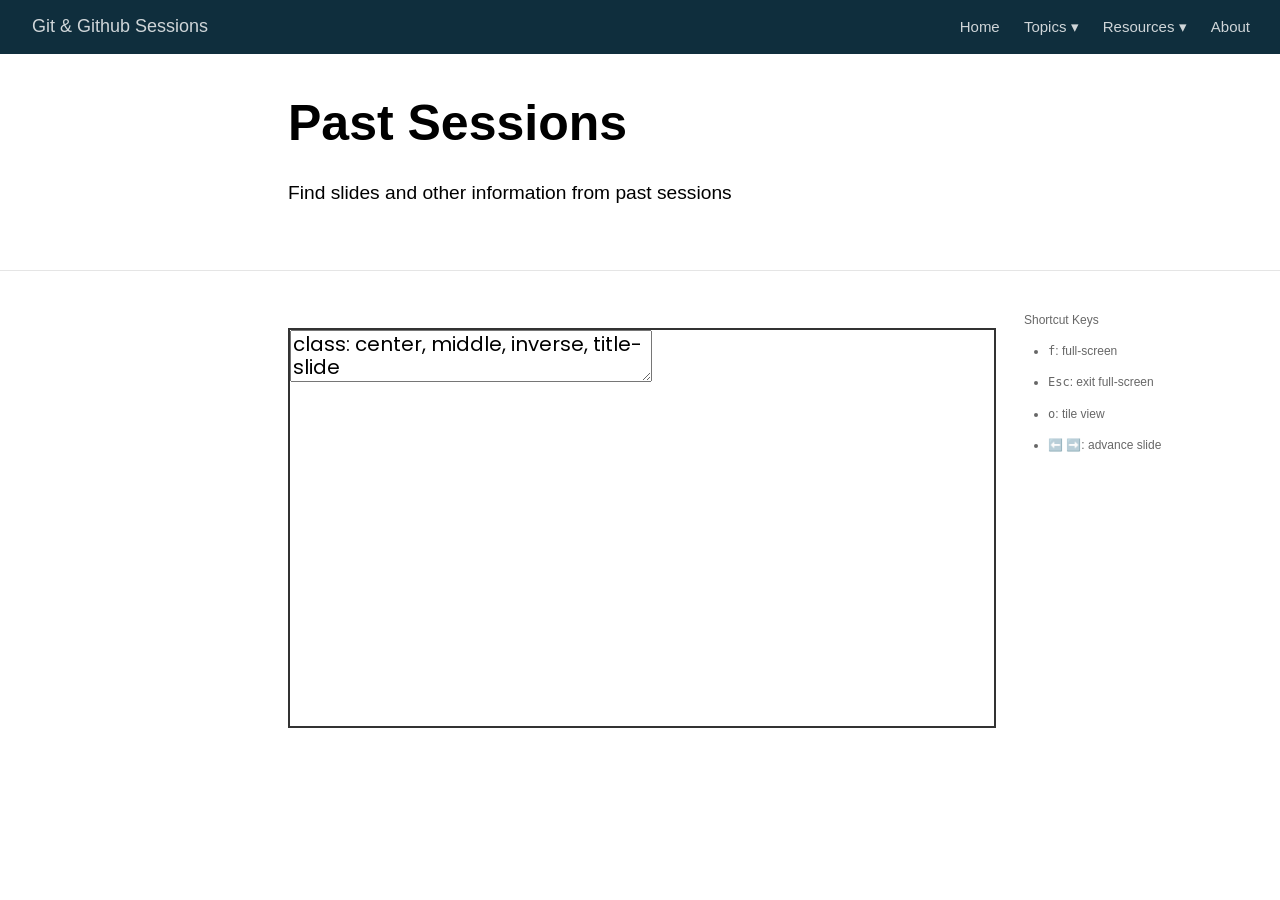
<file: docs/past-sessions.html>
<!DOCTYPE html>

<html xmlns="http://www.w3.org/1999/xhtml" lang="" xml:lang="">

<head>
  <meta charset="utf-8"/>
  <meta name="viewport" content="width=device-width, initial-scale=1"/>
  <meta http-equiv="X-UA-Compatible" content="IE=Edge,chrome=1"/>
  <meta name="generator" content="distill" />

  <style type="text/css">
  /* Hide doc at startup (prevent jankiness while JS renders/transforms) */
  body {
    visibility: hidden;
  }
  </style>

 <!--radix_placeholder_import_source-->
 <!--/radix_placeholder_import_source-->

<style type="text/css">code{white-space: pre;}</style>
<style type="text/css" data-origin="pandoc">
html { -webkit-text-size-adjust: 100%; }
pre > code.sourceCode { white-space: pre; position: relative; }
pre > code.sourceCode > span { display: inline-block; line-height: 1.25; }
pre > code.sourceCode > span:empty { height: 1.2em; }
.sourceCode { overflow: visible; }
code.sourceCode > span { color: inherit; text-decoration: inherit; }
div.sourceCode { margin: 1em 0; }
pre.sourceCode { margin: 0; }
@media screen {
div.sourceCode { overflow: auto; }
}
@media print {
pre > code.sourceCode { white-space: pre-wrap; }
pre > code.sourceCode > span { text-indent: -5em; padding-left: 5em; }
}
pre.numberSource code
  { counter-reset: source-line 0; }
pre.numberSource code > span
  { position: relative; left: -4em; counter-increment: source-line; }
pre.numberSource code > span > a:first-child::before
  { content: counter(source-line);
    position: relative; left: -1em; text-align: right; vertical-align: baseline;
    border: none; display: inline-block;
    -webkit-touch-callout: none; -webkit-user-select: none;
    -khtml-user-select: none; -moz-user-select: none;
    -ms-user-select: none; user-select: none;
    padding: 0 4px; width: 4em;
    color: #aaaaaa;
  }
pre.numberSource { margin-left: 3em; border-left: 1px solid #aaaaaa;  padding-left: 4px; }
div.sourceCode
  { color: #00769e; background-color: #f1f3f5; }
@media screen {
pre > code.sourceCode > span > a:first-child::before { text-decoration: underline; }
}
code span { color: #00769e; } /* Normal */
code span.al { color: #ad0000; } /* Alert */
code span.an { color: #5e5e5e; } /* Annotation */
code span.at { color: #657422; } /* Attribute */
code span.bn { color: #ad0000; } /* BaseN */
code span.bu { } /* BuiltIn */
code span.cf { color: #00769e; } /* ControlFlow */
code span.ch { color: #20794d; } /* Char */
code span.cn { color: #8f5902; } /* Constant */
code span.co { color: #5e5e5e; } /* Comment */
code span.cv { color: #5e5e5e; font-style: italic; } /* CommentVar */
code span.do { color: #5e5e5e; font-style: italic; } /* Documentation */
code span.dt { color: #ad0000; } /* DataType */
code span.dv { color: #ad0000; } /* DecVal */
code span.er { color: #ad0000; } /* Error */
code span.ex { } /* Extension */
code span.fl { color: #ad0000; } /* Float */
code span.fu { color: #4758ab; } /* Function */
code span.im { } /* Import */
code span.in { color: #5e5e5e; } /* Information */
code span.kw { color: #00769e; } /* Keyword */
code span.op { color: #5e5e5e; } /* Operator */
code span.ot { color: #00769e; } /* Other */
code span.pp { color: #ad0000; } /* Preprocessor */
code span.sc { color: #5e5e5e; } /* SpecialChar */
code span.ss { color: #20794d; } /* SpecialString */
code span.st { color: #20794d; } /* String */
code span.va { color: #111111; } /* Variable */
code span.vs { color: #20794d; } /* VerbatimString */
code span.wa { color: #5e5e5e; font-style: italic; } /* Warning */
</style>


  <!--radix_placeholder_meta_tags-->
  <title>Git &amp; Github Sessions: Past Sessions</title>

  <meta property="description" itemprop="description" content="Find slides and other information from past sessions"/>



  <!--  https://developers.facebook.com/docs/sharing/webmasters#markup -->
  <meta property="og:title" content="Git &amp; Github Sessions: Past Sessions"/>
  <meta property="og:type" content="article"/>
  <meta property="og:description" content="Find slides and other information from past sessions"/>
  <meta property="og:locale" content="en_US"/>
  <meta property="og:site_name" content="Git &amp; Github Sessions"/>

  <!--  https://dev.twitter.com/cards/types/summary -->
  <meta property="twitter:card" content="summary"/>
  <meta property="twitter:title" content="Git &amp; Github Sessions: Past Sessions"/>
  <meta property="twitter:description" content="Find slides and other information from past sessions"/>

  <!--/radix_placeholder_meta_tags-->
  <!--radix_placeholder_rmarkdown_metadata-->

  <script type="text/json" id="radix-rmarkdown-metadata">
  {"type":"list","attributes":{"names":{"type":"character","attributes":{},"value":["title","description","output"]}},"value":[{"type":"character","attributes":{},"value":["Past Sessions"]},{"type":"character","attributes":{},"value":["Find slides and other information from past sessions\n"]},{"type":"character","attributes":{},"value":["distill::distill_article"]}]}
  </script>
  <!--/radix_placeholder_rmarkdown_metadata-->
  <!--radix_placeholder_navigation_in_header-->
  <meta name="distill:offset" content=""/>

  <script type="application/javascript">

    window.headroom_prevent_pin = false;

    window.document.addEventListener("DOMContentLoaded", function (event) {

      // initialize headroom for banner
      var header = $('header').get(0);
      var headerHeight = header.offsetHeight;
      var headroom = new Headroom(header, {
        tolerance: 5,
        onPin : function() {
          if (window.headroom_prevent_pin) {
            window.headroom_prevent_pin = false;
            headroom.unpin();
          }
        }
      });
      headroom.init();
      if(window.location.hash)
        headroom.unpin();
      $(header).addClass('headroom--transition');

      // offset scroll location for banner on hash change
      // (see: https://github.com/WickyNilliams/headroom.js/issues/38)
      window.addEventListener("hashchange", function(event) {
        window.scrollTo(0, window.pageYOffset - (headerHeight + 25));
      });

      // responsive menu
      $('.distill-site-header').each(function(i, val) {
        var topnav = $(this);
        var toggle = topnav.find('.nav-toggle');
        toggle.on('click', function() {
          topnav.toggleClass('responsive');
        });
      });

      // nav dropdowns
      $('.nav-dropbtn').click(function(e) {
        $(this).next('.nav-dropdown-content').toggleClass('nav-dropdown-active');
        $(this).parent().siblings('.nav-dropdown')
           .children('.nav-dropdown-content').removeClass('nav-dropdown-active');
      });
      $("body").click(function(e){
        $('.nav-dropdown-content').removeClass('nav-dropdown-active');
      });
      $(".nav-dropdown").click(function(e){
        e.stopPropagation();
      });
    });
  </script>

  <style type="text/css">

  /* Theme (user-documented overrideables for nav appearance) */

  .distill-site-nav {
    color: rgba(255, 255, 255, 0.8);
    background-color: #0F2E3D;
    font-size: 15px;
    font-weight: 300;
  }

  .distill-site-nav a {
    color: inherit;
    text-decoration: none;
  }

  .distill-site-nav a:hover {
    color: white;
  }

  @media print {
    .distill-site-nav {
      display: none;
    }
  }

  .distill-site-header {

  }

  .distill-site-footer {

  }


  /* Site Header */

  .distill-site-header {
    width: 100%;
    box-sizing: border-box;
    z-index: 3;
  }

  .distill-site-header .nav-left {
    display: inline-block;
    margin-left: 8px;
  }

  @media screen and (max-width: 768px) {
    .distill-site-header .nav-left {
      margin-left: 0;
    }
  }


  .distill-site-header .nav-right {
    float: right;
    margin-right: 8px;
  }

  .distill-site-header a,
  .distill-site-header .title {
    display: inline-block;
    text-align: center;
    padding: 14px 10px 14px 10px;
  }

  .distill-site-header .title {
    font-size: 18px;
    min-width: 150px;
  }

  .distill-site-header .logo {
    padding: 0;
  }

  .distill-site-header .logo img {
    display: none;
    max-height: 20px;
    width: auto;
    margin-bottom: -4px;
  }

  .distill-site-header .nav-image img {
    max-height: 18px;
    width: auto;
    display: inline-block;
    margin-bottom: -3px;
  }



  @media screen and (min-width: 1000px) {
    .distill-site-header .logo img {
      display: inline-block;
    }
    .distill-site-header .nav-left {
      margin-left: 20px;
    }
    .distill-site-header .nav-right {
      margin-right: 20px;
    }
    .distill-site-header .title {
      padding-left: 12px;
    }
  }


  .distill-site-header .nav-toggle {
    display: none;
  }

  .nav-dropdown {
    display: inline-block;
    position: relative;
  }

  .nav-dropdown .nav-dropbtn {
    border: none;
    outline: none;
    color: rgba(255, 255, 255, 0.8);
    padding: 16px 10px;
    background-color: transparent;
    font-family: inherit;
    font-size: inherit;
    font-weight: inherit;
    margin: 0;
    margin-top: 1px;
    z-index: 2;
  }

  .nav-dropdown-content {
    display: none;
    position: absolute;
    background-color: white;
    min-width: 200px;
    border: 1px solid rgba(0,0,0,0.15);
    border-radius: 4px;
    box-shadow: 0px 8px 16px 0px rgba(0,0,0,0.1);
    z-index: 1;
    margin-top: 2px;
    white-space: nowrap;
    padding-top: 4px;
    padding-bottom: 4px;
  }

  .nav-dropdown-content hr {
    margin-top: 4px;
    margin-bottom: 4px;
    border: none;
    border-bottom: 1px solid rgba(0, 0, 0, 0.1);
  }

  .nav-dropdown-active {
    display: block;
  }

  .nav-dropdown-content a, .nav-dropdown-content .nav-dropdown-header {
    color: black;
    padding: 6px 24px;
    text-decoration: none;
    display: block;
    text-align: left;
  }

  .nav-dropdown-content .nav-dropdown-header {
    display: block;
    padding: 5px 24px;
    padding-bottom: 0;
    text-transform: uppercase;
    font-size: 14px;
    color: #999999;
    white-space: nowrap;
  }

  .nav-dropdown:hover .nav-dropbtn {
    color: white;
  }

  .nav-dropdown-content a:hover {
    background-color: #ddd;
    color: black;
  }

  .nav-right .nav-dropdown-content {
    margin-left: -45%;
    right: 0;
  }

  @media screen and (max-width: 768px) {
    .distill-site-header a, .distill-site-header .nav-dropdown  {display: none;}
    .distill-site-header a.nav-toggle {
      float: right;
      display: block;
    }
    .distill-site-header .title {
      margin-left: 0;
    }
    .distill-site-header .nav-right {
      margin-right: 0;
    }
    .distill-site-header {
      overflow: hidden;
    }
    .nav-right .nav-dropdown-content {
      margin-left: 0;
    }
  }


  @media screen and (max-width: 768px) {
    .distill-site-header.responsive {position: relative; min-height: 500px; }
    .distill-site-header.responsive a.nav-toggle {
      position: absolute;
      right: 0;
      top: 0;
    }
    .distill-site-header.responsive a,
    .distill-site-header.responsive .nav-dropdown {
      display: block;
      text-align: left;
    }
    .distill-site-header.responsive .nav-left,
    .distill-site-header.responsive .nav-right {
      width: 100%;
    }
    .distill-site-header.responsive .nav-dropdown {float: none;}
    .distill-site-header.responsive .nav-dropdown-content {position: relative;}
    .distill-site-header.responsive .nav-dropdown .nav-dropbtn {
      display: block;
      width: 100%;
      text-align: left;
    }
  }

  /* Site Footer */

  .distill-site-footer {
    width: 100%;
    overflow: hidden;
    box-sizing: border-box;
    z-index: 3;
    margin-top: 30px;
    padding-top: 30px;
    padding-bottom: 30px;
    text-align: center;
  }

  /* Headroom */

  d-title {
    padding-top: 6rem;
  }

  @media print {
    d-title {
      padding-top: 4rem;
    }
  }

  .headroom {
    z-index: 1000;
    position: fixed;
    top: 0;
    left: 0;
    right: 0;
  }

  .headroom--transition {
    transition: all .4s ease-in-out;
  }

  .headroom--unpinned {
    top: -100px;
  }

  .headroom--pinned {
    top: 0;
  }

  /* adjust viewport for navbar height */
  /* helps vertically center bootstrap (non-distill) content */
  .min-vh-100 {
    min-height: calc(100vh - 100px) !important;
  }

  </style>

  <script src="site_libs/jquery-3.6.0/jquery-3.6.0.min.js"></script>
  <link href="site_libs/font-awesome-6.5.2/css/all.min.css" rel="stylesheet"/>
  <link href="site_libs/font-awesome-6.5.2/css/v4-shims.min.css" rel="stylesheet"/>
  <script src="site_libs/headroom-0.9.4/headroom.min.js"></script>
  <script src="site_libs/autocomplete-0.37.1/autocomplete.min.js"></script>
  <script src="site_libs/fuse-6.4.1/fuse.min.js"></script>

  <script type="application/javascript">

  function getMeta(metaName) {
    var metas = document.getElementsByTagName('meta');
    for (let i = 0; i < metas.length; i++) {
      if (metas[i].getAttribute('name') === metaName) {
        return metas[i].getAttribute('content');
      }
    }
    return '';
  }

  function offsetURL(url) {
    var offset = getMeta('distill:offset');
    return offset ? offset + '/' + url : url;
  }

  function createFuseIndex() {

    // create fuse index
    var options = {
      keys: [
        { name: 'title', weight: 20 },
        { name: 'categories', weight: 15 },
        { name: 'description', weight: 10 },
        { name: 'contents', weight: 5 },
      ],
      ignoreLocation: true,
      threshold: 0
    };
    var fuse = new window.Fuse([], options);

    // fetch the main search.json
    return fetch(offsetURL('search.json'))
      .then(function(response) {
        if (response.status == 200) {
          return response.json().then(function(json) {
            // index main articles
            json.articles.forEach(function(article) {
              fuse.add(article);
            });
            // download collections and index their articles
            return Promise.all(json.collections.map(function(collection) {
              return fetch(offsetURL(collection)).then(function(response) {
                if (response.status === 200) {
                  return response.json().then(function(articles) {
                    articles.forEach(function(article) {
                      fuse.add(article);
                    });
                  })
                } else {
                  return Promise.reject(
                    new Error('Unexpected status from search index request: ' +
                              response.status)
                  );
                }
              });
            })).then(function() {
              return fuse;
            });
          });

        } else {
          return Promise.reject(
            new Error('Unexpected status from search index request: ' +
                        response.status)
          );
        }
      });
  }

  window.document.addEventListener("DOMContentLoaded", function (event) {

    // get search element (bail if we don't have one)
    var searchEl = window.document.getElementById('distill-search');
    if (!searchEl)
      return;

    createFuseIndex()
      .then(function(fuse) {

        // make search box visible
        searchEl.classList.remove('hidden');

        // initialize autocomplete
        var options = {
          autoselect: true,
          hint: false,
          minLength: 2,
        };
        window.autocomplete(searchEl, options, [{
          source: function(query, callback) {
            const searchOptions = {
              isCaseSensitive: false,
              shouldSort: true,
              minMatchCharLength: 2,
              limit: 10,
            };
            var results = fuse.search(query, searchOptions);
            callback(results
              .map(function(result) { return result.item; })
            );
          },
          templates: {
            suggestion: function(suggestion) {
              var img = suggestion.preview && Object.keys(suggestion.preview).length > 0
                ? `<img src="${offsetURL(suggestion.preview)}"</img>`
                : '';
              var html = `
                <div class="search-item">
                  <h3>${suggestion.title}</h3>
                  <div class="search-item-description">
                    ${suggestion.description || ''}
                  </div>
                  <div class="search-item-preview">
                    ${img}
                  </div>
                </div>
              `;
              return html;
            }
          }
        }]).on('autocomplete:selected', function(event, suggestion) {
          window.location.href = offsetURL(suggestion.path);
        });
        // remove inline display style on autocompleter (we want to
        // manage responsive display via css)
        $('.algolia-autocomplete').css("display", "");
      })
      .catch(function(error) {
        console.log(error);
      });

  });

  </script>

  <style type="text/css">

  .nav-search {
    font-size: x-small;
  }

  /* Algolioa Autocomplete */

  .algolia-autocomplete {
    display: inline-block;
    margin-left: 10px;
    vertical-align: sub;
    background-color: white;
    color: black;
    padding: 6px;
    padding-top: 8px;
    padding-bottom: 0;
    border-radius: 6px;
    border: 1px #0F2E3D solid;
    width: 180px;
  }


  @media screen and (max-width: 768px) {
    .distill-site-nav .algolia-autocomplete {
      display: none;
      visibility: hidden;
    }
    .distill-site-nav.responsive .algolia-autocomplete {
      display: inline-block;
      visibility: visible;
    }
    .distill-site-nav.responsive .algolia-autocomplete .aa-dropdown-menu {
      margin-left: 0;
      width: 400px;
      max-height: 400px;
    }
  }

  .algolia-autocomplete .aa-input, .algolia-autocomplete .aa-hint {
    width: 90%;
    outline: none;
    border: none;
  }

  .algolia-autocomplete .aa-hint {
    color: #999;
  }
  .algolia-autocomplete .aa-dropdown-menu {
    width: 550px;
    max-height: 70vh;
    overflow-x: visible;
    overflow-y: scroll;
    padding: 5px;
    margin-top: 3px;
    margin-left: -150px;
    background-color: #fff;
    border-radius: 5px;
    border: 1px solid #999;
    border-top: none;
  }

  .algolia-autocomplete .aa-dropdown-menu .aa-suggestion {
    cursor: pointer;
    padding: 5px 4px;
    border-bottom: 1px solid #eee;
  }

  .algolia-autocomplete .aa-dropdown-menu .aa-suggestion:last-of-type {
    border-bottom: none;
    margin-bottom: 2px;
  }

  .algolia-autocomplete .aa-dropdown-menu .aa-suggestion .search-item {
    overflow: hidden;
    font-size: 0.8em;
    line-height: 1.4em;
  }

  .algolia-autocomplete .aa-dropdown-menu .aa-suggestion .search-item h3 {
    font-size: 1rem;
    margin-block-start: 0;
    margin-block-end: 5px;
  }

  .algolia-autocomplete .aa-dropdown-menu .aa-suggestion .search-item-description {
    display: inline-block;
    overflow: hidden;
    height: 2.8em;
    width: 80%;
    margin-right: 4%;
  }

  .algolia-autocomplete .aa-dropdown-menu .aa-suggestion .search-item-preview {
    display: inline-block;
    width: 15%;
  }

  .algolia-autocomplete .aa-dropdown-menu .aa-suggestion .search-item-preview img {
    height: 3em;
    width: auto;
    display: none;
  }

  .algolia-autocomplete .aa-dropdown-menu .aa-suggestion .search-item-preview img[src] {
    display: initial;
  }

  .algolia-autocomplete .aa-dropdown-menu .aa-suggestion.aa-cursor {
    background-color: #eee;
  }
  .algolia-autocomplete .aa-dropdown-menu .aa-suggestion em {
    font-weight: bold;
    font-style: normal;
  }

  </style>


  <!--/radix_placeholder_navigation_in_header-->
  <!--radix_placeholder_distill-->

  <style type="text/css">

  body {
    background-color: white;
  }

  .pandoc-table {
    width: 100%;
  }

  .pandoc-table>caption {
    margin-bottom: 10px;
  }

  .pandoc-table th:not([align]) {
    text-align: left;
  }

  .pagedtable-footer {
    font-size: 15px;
  }

  d-byline .byline {
    grid-template-columns: 2fr 2fr;
  }

  d-byline .byline h3 {
    margin-block-start: 1.5em;
  }

  d-byline .byline .authors-affiliations h3 {
    margin-block-start: 0.5em;
  }

  .authors-affiliations .orcid-id {
    width: 16px;
    height:16px;
    margin-left: 4px;
    margin-right: 4px;
    vertical-align: middle;
    padding-bottom: 2px;
  }

  d-title .dt-tags {
    margin-top: 1em;
    grid-column: text;
  }

  .dt-tags .dt-tag {
    text-decoration: none;
    display: inline-block;
    color: rgba(0,0,0,0.6);
    padding: 0em 0.4em;
    margin-right: 0.5em;
    margin-bottom: 0.4em;
    font-size: 70%;
    border: 1px solid rgba(0,0,0,0.2);
    border-radius: 3px;
    text-transform: uppercase;
    font-weight: 500;
  }

  d-article table.gt_table td,
  d-article table.gt_table th {
    border-bottom: none;
    font-size: 100%;
  }

  .html-widget {
    margin-bottom: 2.0em;
  }

  .l-screen-inset {
    padding-right: 16px;
  }

  .l-screen .caption {
    margin-left: 10px;
  }

  .shaded {
    background: rgb(247, 247, 247);
    padding-top: 20px;
    padding-bottom: 20px;
    border-top: 1px solid rgba(0, 0, 0, 0.1);
    border-bottom: 1px solid rgba(0, 0, 0, 0.1);
  }

  .shaded .html-widget {
    margin-bottom: 0;
    border: 1px solid rgba(0, 0, 0, 0.1);
  }

  .shaded .shaded-content {
    background: white;
  }

  .text-output {
    margin-top: 0;
    line-height: 1.5em;
  }

  .hidden {
    display: none !important;
  }

  hr.section-separator {
    border: none;
    border-top: 1px solid rgba(0, 0, 0, 0.1);
    margin: 0px;
  }


  d-byline {
    border-top: none;
  }

  d-article {
    padding-top: 2.5rem;
    padding-bottom: 30px;
    border-top: none;
  }

  d-appendix {
    padding-top: 30px;
  }

  d-article>p>img {
    width: 100%;
  }

  d-article h2 {
    margin: 1rem 0 1.5rem 0;
  }

  d-article h3 {
    margin-top: 1.5rem;
  }

  d-article iframe {
    border: 1px solid rgba(0, 0, 0, 0.1);
    margin-bottom: 2.0em;
    width: 100%;
  }

  /* Tweak code blocks */

  d-article div.sourceCode code,
  d-article pre code {
    font-family: Consolas, Monaco, 'Andale Mono', 'Ubuntu Mono', monospace;
  }

  d-article pre,
  d-article div.sourceCode,
  d-article div.sourceCode pre {
    overflow: auto;
  }

  d-article div.sourceCode {
    background-color: white;
  }

  d-article div.sourceCode pre {
    padding-left: 10px;
    font-size: 12px;
    border-left: 2px solid rgba(0,0,0,0.1);
  }

  d-article pre {
    font-size: 12px;
    color: black;
    background: none;
    margin-top: 0;
    text-align: left;
    white-space: pre;
    word-spacing: normal;
    word-break: normal;
    word-wrap: normal;
    line-height: 1.5;

    -moz-tab-size: 4;
    -o-tab-size: 4;
    tab-size: 4;

    -webkit-hyphens: none;
    -moz-hyphens: none;
    -ms-hyphens: none;
    hyphens: none;
  }

  d-article pre a {
    border-bottom: none;
  }

  d-article pre a:hover {
    border-bottom: none;
    text-decoration: underline;
  }

  d-article details {
    grid-column: text;
    margin-bottom: 0.8em;
  }

  @media(min-width: 768px) {

  d-article pre,
  d-article div.sourceCode,
  d-article div.sourceCode pre {
    overflow: visible !important;
  }

  d-article div.sourceCode pre {
    padding-left: 18px;
    font-size: 14px;
  }

  /* tweak for Pandoc numbered line within distill */
  d-article pre.numberSource code > span {
      left: -2em;
  }

  d-article pre {
    font-size: 14px;
  }

  }

  figure img.external {
    background: white;
    border: 1px solid rgba(0, 0, 0, 0.1);
    box-shadow: 0 1px 8px rgba(0, 0, 0, 0.1);
    padding: 18px;
    box-sizing: border-box;
  }

  /* CSS for d-contents */

  .d-contents {
    grid-column: text;
    color: rgba(0,0,0,0.8);
    font-size: 0.9em;
    padding-bottom: 1em;
    margin-bottom: 1em;
    padding-bottom: 0.5em;
    margin-bottom: 1em;
    padding-left: 0.25em;
    justify-self: start;
  }

  @media(min-width: 1000px) {
    .d-contents.d-contents-float {
      height: 0;
      grid-column-start: 1;
      grid-column-end: 4;
      justify-self: center;
      padding-right: 3em;
      padding-left: 2em;
    }
  }

  .d-contents nav h3 {
    font-size: 18px;
    margin-top: 0;
    margin-bottom: 1em;
  }

  .d-contents li {
    list-style-type: none
  }

  .d-contents nav > ul {
    padding-left: 0;
  }

  .d-contents ul {
    padding-left: 1em
  }

  .d-contents nav ul li {
    margin-top: 0.6em;
    margin-bottom: 0.2em;
  }

  .d-contents nav a {
    font-size: 13px;
    border-bottom: none;
    text-decoration: none
    color: rgba(0, 0, 0, 0.8);
  }

  .d-contents nav a:hover {
    text-decoration: underline solid rgba(0, 0, 0, 0.6)
  }

  .d-contents nav > ul > li > a {
    font-weight: 600;
  }

  .d-contents nav > ul > li > ul {
    font-weight: inherit;
  }

  .d-contents nav > ul > li > ul > li {
    margin-top: 0.2em;
  }


  .d-contents nav ul {
    margin-top: 0;
    margin-bottom: 0.25em;
  }

  .d-article-with-toc h2:nth-child(2) {
    margin-top: 0;
  }


  /* Figure */

  .figure {
    position: relative;
    margin-bottom: 2.5em;
    margin-top: 1.5em;
  }

  .figure .caption {
    color: rgba(0, 0, 0, 0.6);
    font-size: 12px;
    line-height: 1.5em;
  }

  .figure img.external {
    background: white;
    border: 1px solid rgba(0, 0, 0, 0.1);
    box-shadow: 0 1px 8px rgba(0, 0, 0, 0.1);
    padding: 18px;
    box-sizing: border-box;
  }

  .figure .caption a {
    color: rgba(0, 0, 0, 0.6);
  }

  .figure .caption b,
  .figure .caption strong, {
    font-weight: 600;
    color: rgba(0, 0, 0, 1.0);
  }

  /* Citations */

  d-article .citation {
    color: inherit;
    cursor: inherit;
  }

  div.hanging-indent{
    margin-left: 1em; text-indent: -1em;
  }

  /* Citation hover box */

  .tippy-box[data-theme~=light-border] {
    background-color: rgba(250, 250, 250, 0.95);
  }

  .tippy-content > p {
    margin-bottom: 0;
    padding: 2px;
  }


  /* Tweak 1000px media break to show more text */

  @media(min-width: 1000px) {
    .base-grid,
    distill-header,
    d-title,
    d-abstract,
    d-article,
    d-appendix,
    distill-appendix,
    d-byline,
    d-footnote-list,
    d-citation-list,
    distill-footer {
      grid-template-columns: [screen-start] 1fr [page-start kicker-start] 80px [middle-start] 50px [text-start kicker-end] 65px 65px 65px 65px 65px 65px 65px 65px [text-end gutter-start] 65px [middle-end] 65px [page-end gutter-end] 1fr [screen-end];
      grid-column-gap: 16px;
    }

    .grid {
      grid-column-gap: 16px;
    }

    d-article {
      font-size: 1.06rem;
      line-height: 1.7em;
    }
    figure .caption, .figure .caption, figure figcaption {
      font-size: 13px;
    }
  }

  @media(min-width: 1180px) {
    .base-grid,
    distill-header,
    d-title,
    d-abstract,
    d-article,
    d-appendix,
    distill-appendix,
    d-byline,
    d-footnote-list,
    d-citation-list,
    distill-footer {
      grid-template-columns: [screen-start] 1fr [page-start kicker-start] 60px [middle-start] 60px [text-start kicker-end] 60px 60px 60px 60px 60px 60px 60px 60px [text-end gutter-start] 60px [middle-end] 60px [page-end gutter-end] 1fr [screen-end];
      grid-column-gap: 32px;
    }

    .grid {
      grid-column-gap: 32px;
    }
  }


  /* Get the citation styles for the appendix (not auto-injected on render since
     we do our own rendering of the citation appendix) */

  d-appendix .citation-appendix,
  .d-appendix .citation-appendix {
    font-size: 11px;
    line-height: 15px;
    border-left: 1px solid rgba(0, 0, 0, 0.1);
    padding-left: 18px;
    border: 1px solid rgba(0,0,0,0.1);
    background: rgba(0, 0, 0, 0.02);
    padding: 10px 18px;
    border-radius: 3px;
    color: rgba(150, 150, 150, 1);
    overflow: hidden;
    margin-top: -12px;
    white-space: pre-wrap;
    word-wrap: break-word;
  }

  /* Include appendix styles here so they can be overridden */

  d-appendix {
    contain: layout style;
    font-size: 0.8em;
    line-height: 1.7em;
    margin-top: 60px;
    margin-bottom: 0;
    border-top: 1px solid rgba(0, 0, 0, 0.1);
    color: rgba(0,0,0,0.5);
    padding-top: 60px;
    padding-bottom: 48px;
  }

  d-appendix h3 {
    grid-column: page-start / text-start;
    font-size: 15px;
    font-weight: 500;
    margin-top: 1em;
    margin-bottom: 0;
    color: rgba(0,0,0,0.65);
  }

  d-appendix h3 + * {
    margin-top: 1em;
  }

  d-appendix ol {
    padding: 0 0 0 15px;
  }

  @media (min-width: 768px) {
    d-appendix ol {
      padding: 0 0 0 30px;
      margin-left: -30px;
    }
  }

  d-appendix li {
    margin-bottom: 1em;
  }

  d-appendix a {
    color: rgba(0, 0, 0, 0.6);
  }

  d-appendix > * {
    grid-column: text;
  }

  d-appendix > d-footnote-list,
  d-appendix > d-citation-list,
  d-appendix > distill-appendix {
    grid-column: screen;
  }

  /* Include footnote styles here so they can be overridden */

  d-footnote-list {
    contain: layout style;
  }

  d-footnote-list > * {
    grid-column: text;
  }

  d-footnote-list a.footnote-backlink {
    color: rgba(0,0,0,0.3);
    padding-left: 0.5em;
  }



  /* Anchor.js */

  .anchorjs-link {
    /*transition: all .25s linear; */
    text-decoration: none;
    border-bottom: none;
  }
  *:hover > .anchorjs-link {
    margin-left: -1.125em !important;
    text-decoration: none;
    border-bottom: none;
  }

  /* Social footer */

  .social_footer {
    margin-top: 30px;
    margin-bottom: 0;
    color: rgba(0,0,0,0.67);
  }

  .disqus-comments {
    margin-right: 30px;
  }

  .disqus-comment-count {
    border-bottom: 1px solid rgba(0, 0, 0, 0.4);
    cursor: pointer;
  }

  #disqus_thread {
    margin-top: 30px;
  }

  .article-sharing a {
    border-bottom: none;
    margin-right: 8px;
  }

  .article-sharing a:hover {
    border-bottom: none;
  }

  .sidebar-section.subscribe {
    font-size: 12px;
    line-height: 1.6em;
  }

  .subscribe p {
    margin-bottom: 0.5em;
  }


  .article-footer .subscribe {
    font-size: 15px;
    margin-top: 45px;
  }


  .sidebar-section.custom {
    font-size: 12px;
    line-height: 1.6em;
  }

  .custom p {
    margin-bottom: 0.5em;
  }

  /* Styles for listing layout (hide title) */
  .layout-listing d-title, .layout-listing .d-title {
    display: none;
  }

  /* Styles for posts lists (not auto-injected) */


  .posts-with-sidebar {
    padding-left: 45px;
    padding-right: 45px;
  }

  .posts-list .description h2,
  .posts-list .description p {
    font-family: -apple-system, BlinkMacSystemFont, "Segoe UI", Roboto, Oxygen, Ubuntu, Cantarell, "Fira Sans", "Droid Sans", "Helvetica Neue", Arial, sans-serif;
  }

  .posts-list .description h2 {
    font-weight: 700;
    border-bottom: none;
    padding-bottom: 0;
  }

  .posts-list h2.post-tag {
    border-bottom: 1px solid rgba(0, 0, 0, 0.2);
    padding-bottom: 12px;
  }
  .posts-list {
    margin-top: 60px;
    margin-bottom: 24px;
  }

  .posts-list .post-preview {
    text-decoration: none;
    overflow: hidden;
    display: block;
    border-bottom: 1px solid rgba(0, 0, 0, 0.1);
    padding: 24px 0;
  }

  .post-preview-last {
    border-bottom: none !important;
  }

  .posts-list .posts-list-caption {
    grid-column: screen;
    font-weight: 400;
  }

  .posts-list .post-preview h2 {
    margin: 0 0 6px 0;
    line-height: 1.2em;
    font-style: normal;
    font-size: 24px;
  }

  .posts-list .post-preview p {
    margin: 0 0 12px 0;
    line-height: 1.4em;
    font-size: 16px;
  }

  .posts-list .post-preview .thumbnail {
    box-sizing: border-box;
    margin-bottom: 24px;
    position: relative;
    max-width: 500px;
  }
  .posts-list .post-preview img {
    width: 100%;
    display: block;
  }

  .posts-list .metadata {
    font-size: 12px;
    line-height: 1.4em;
    margin-bottom: 18px;
  }

  .posts-list .metadata > * {
    display: inline-block;
  }

  .posts-list .metadata .publishedDate {
    margin-right: 2em;
  }

  .posts-list .metadata .dt-authors {
    display: block;
    margin-top: 0.3em;
    margin-right: 2em;
  }

  .posts-list .dt-tags {
    display: block;
    line-height: 1em;
  }

  .posts-list .dt-tags .dt-tag {
    display: inline-block;
    color: rgba(0,0,0,0.6);
    padding: 0.3em 0.4em;
    margin-right: 0.2em;
    margin-bottom: 0.4em;
    font-size: 60%;
    border: 1px solid rgba(0,0,0,0.2);
    border-radius: 3px;
    text-transform: uppercase;
    font-weight: 500;
  }

  .posts-list img {
    opacity: 1;
  }

  .posts-list img[data-src] {
    opacity: 0;
  }

  .posts-more {
    clear: both;
  }


  .posts-sidebar {
    font-size: 16px;
  }

  .posts-sidebar h3 {
    font-size: 16px;
    margin-top: 0;
    margin-bottom: 0.5em;
    font-weight: 400;
    text-transform: uppercase;
  }

  .sidebar-section {
    margin-bottom: 30px;
  }

  .categories ul {
    list-style-type: none;
    margin: 0;
    padding: 0;
  }

  .categories li {
    color: rgba(0, 0, 0, 0.8);
    margin-bottom: 0;
  }

  .categories li>a {
    border-bottom: none;
  }

  .categories li>a:hover {
    border-bottom: 1px solid rgba(0, 0, 0, 0.4);
  }

  .categories .active {
    font-weight: 600;
  }

  .categories .category-count {
    color: rgba(0, 0, 0, 0.4);
  }


  @media(min-width: 768px) {
    .posts-list .post-preview h2 {
      font-size: 26px;
    }
    .posts-list .post-preview .thumbnail {
      float: right;
      width: 30%;
      margin-bottom: 0;
    }
    .posts-list .post-preview .description {
      float: left;
      width: 45%;
    }
    .posts-list .post-preview .metadata {
      float: left;
      width: 20%;
      margin-top: 8px;
    }
    .posts-list .post-preview p {
      margin: 0 0 12px 0;
      line-height: 1.5em;
      font-size: 16px;
    }
    .posts-with-sidebar .posts-list {
      float: left;
      width: 75%;
    }
    .posts-with-sidebar .posts-sidebar {
      float: right;
      width: 20%;
      margin-top: 60px;
      padding-top: 24px;
      padding-bottom: 24px;
    }
  }


  /* Improve display for browsers without grid (IE/Edge <= 15) */

  .downlevel {
    line-height: 1.6em;
    font-family: -apple-system, BlinkMacSystemFont, "Segoe UI", Roboto, Oxygen, Ubuntu, Cantarell, "Fira Sans", "Droid Sans", "Helvetica Neue", Arial, sans-serif;
    margin: 0;
  }

  .downlevel .d-title {
    padding-top: 6rem;
    padding-bottom: 1.5rem;
  }

  .downlevel .d-title h1 {
    font-size: 50px;
    font-weight: 700;
    line-height: 1.1em;
    margin: 0 0 0.5rem;
  }

  .downlevel .d-title p {
    font-weight: 300;
    font-size: 1.2rem;
    line-height: 1.55em;
    margin-top: 0;
  }

  .downlevel .d-byline {
    padding-top: 0.8em;
    padding-bottom: 0.8em;
    font-size: 0.8rem;
    line-height: 1.8em;
  }

  .downlevel .section-separator {
    border: none;
    border-top: 1px solid rgba(0, 0, 0, 0.1);
  }

  .downlevel .d-article {
    font-size: 1.06rem;
    line-height: 1.7em;
    padding-top: 1rem;
    padding-bottom: 2rem;
  }


  .downlevel .d-appendix {
    padding-left: 0;
    padding-right: 0;
    max-width: none;
    font-size: 0.8em;
    line-height: 1.7em;
    margin-bottom: 0;
    color: rgba(0,0,0,0.5);
    padding-top: 40px;
    padding-bottom: 48px;
  }

  .downlevel .footnotes ol {
    padding-left: 13px;
  }

  .downlevel .base-grid,
  .downlevel .distill-header,
  .downlevel .d-title,
  .downlevel .d-abstract,
  .downlevel .d-article,
  .downlevel .d-appendix,
  .downlevel .distill-appendix,
  .downlevel .d-byline,
  .downlevel .d-footnote-list,
  .downlevel .d-citation-list,
  .downlevel .distill-footer,
  .downlevel .appendix-bottom,
  .downlevel .posts-container {
    padding-left: 40px;
    padding-right: 40px;
  }

  @media(min-width: 768px) {
    .downlevel .base-grid,
    .downlevel .distill-header,
    .downlevel .d-title,
    .downlevel .d-abstract,
    .downlevel .d-article,
    .downlevel .d-appendix,
    .downlevel .distill-appendix,
    .downlevel .d-byline,
    .downlevel .d-footnote-list,
    .downlevel .d-citation-list,
    .downlevel .distill-footer,
    .downlevel .appendix-bottom,
    .downlevel .posts-container {
    padding-left: 150px;
    padding-right: 150px;
    max-width: 900px;
  }
  }

  .downlevel pre code {
    display: block;
    border-left: 2px solid rgba(0, 0, 0, .1);
    padding: 0 0 0 20px;
    font-size: 14px;
  }

  .downlevel code, .downlevel pre {
    color: black;
    background: none;
    font-family: Consolas, Monaco, 'Andale Mono', 'Ubuntu Mono', monospace;
    text-align: left;
    white-space: pre;
    word-spacing: normal;
    word-break: normal;
    word-wrap: normal;
    line-height: 1.5;

    -moz-tab-size: 4;
    -o-tab-size: 4;
    tab-size: 4;

    -webkit-hyphens: none;
    -moz-hyphens: none;
    -ms-hyphens: none;
    hyphens: none;
  }

  .downlevel .posts-list .post-preview {
    color: inherit;
  }



  </style>

  <script type="application/javascript">

  function is_downlevel_browser() {
    if (bowser.isUnsupportedBrowser({ msie: "12", msedge: "16"},
                                   window.navigator.userAgent)) {
      return true;
    } else {
      return window.load_distill_framework === undefined;
    }
  }

  // show body when load is complete
  function on_load_complete() {

    // add anchors
    if (window.anchors) {
      window.anchors.options.placement = 'left';
      window.anchors.add('d-article > h2, d-article > h3, d-article > h4, d-article > h5');
    }


    // set body to visible
    document.body.style.visibility = 'visible';

    // force redraw for leaflet widgets
    if (window.HTMLWidgets) {
      var maps = window.HTMLWidgets.findAll(".leaflet");
      $.each(maps, function(i, el) {
        var map = this.getMap();
        map.invalidateSize();
        map.eachLayer(function(layer) {
          if (layer instanceof L.TileLayer)
            layer.redraw();
        });
      });
    }

    // trigger 'shown' so htmlwidgets resize
    $('d-article').trigger('shown');
  }

  function init_distill() {

    init_common();

    // create front matter
    var front_matter = $('<d-front-matter></d-front-matter>');
    $('#distill-front-matter').wrap(front_matter);

    // create d-title
    $('.d-title').changeElementType('d-title');

    // separator
    var separator = '<hr class="section-separator" style="clear: both"/>';
    // prepend separator above appendix
    $('.d-byline').before(separator);
    $('.d-article').before(separator);

    // create d-byline
    var byline = $('<d-byline></d-byline>');
    $('.d-byline').replaceWith(byline);

    // create d-article
    var article = $('<d-article></d-article>');
    $('.d-article').wrap(article).children().unwrap();

    // move posts container into article
    $('.posts-container').appendTo($('d-article'));

    // create d-appendix
    $('.d-appendix').changeElementType('d-appendix');

    // flag indicating that we have appendix items
    var appendix = $('.appendix-bottom').children('h3').length > 0;

    // replace footnotes with <d-footnote>
    $('.footnote-ref').each(function(i, val) {
      appendix = true;
      var href = $(this).attr('href');
      var id = href.replace('#', '');
      var fn = $('#' + id);
      var fn_p = $('#' + id + '>p');
      fn_p.find('.footnote-back').remove();
      var text = fn_p.html();
      var dtfn = $('<d-footnote></d-footnote>');
      dtfn.html(text);
      $(this).replaceWith(dtfn);
    });
    // remove footnotes
    $('.footnotes').remove();

    // move refs into #references-listing
    $('#references-listing').replaceWith($('#refs'));

    $('h1.appendix, h2.appendix').each(function(i, val) {
      $(this).changeElementType('h3');
    });
    $('h3.appendix').each(function(i, val) {
      var id = $(this).attr('id');
      $('.d-contents a[href="#' + id + '"]').parent().remove();
      appendix = true;
      $(this).nextUntil($('h1, h2, h3')).addBack().appendTo($('d-appendix'));
    });

    // show d-appendix if we have appendix content
    $("d-appendix").css('display', appendix ? 'grid' : 'none');

    // localize layout chunks to just output
    $('.layout-chunk').each(function(i, val) {

      // capture layout
      var layout = $(this).attr('data-layout');

      // apply layout to markdown level block elements
      var elements = $(this).children().not('details, div.sourceCode, pre, script');
      elements.each(function(i, el) {
        var layout_div = $('<div class="' + layout + '"></div>');
        if (layout_div.hasClass('shaded')) {
          var shaded_content = $('<div class="shaded-content"></div>');
          $(this).wrap(shaded_content);
          $(this).parent().wrap(layout_div);
        } else {
          $(this).wrap(layout_div);
        }
      });


      // unwrap the layout-chunk div
      $(this).children().unwrap();
    });

    // remove code block used to force  highlighting css
    $('.distill-force-highlighting-css').parent().remove();

    // remove empty line numbers inserted by pandoc when using a
    // custom syntax highlighting theme, except when numbering line
    // in code chunk
    $('pre:not(.numberLines) code.sourceCode a:empty').remove();

    // load distill framework
    load_distill_framework();

    // wait for window.distillRunlevel == 4 to do post processing
    function distill_post_process() {

      if (!window.distillRunlevel || window.distillRunlevel < 4)
        return;

      // hide author/affiliations entirely if we have no authors
      var front_matter = JSON.parse($("#distill-front-matter").html());
      var have_authors = front_matter.authors && front_matter.authors.length > 0;
      if (!have_authors)
        $('d-byline').addClass('hidden');

      // article with toc class
      $('.d-contents').parent().addClass('d-article-with-toc');

      // strip links that point to #
      $('.authors-affiliations').find('a[href="#"]').removeAttr('href');

      // add orcid ids
      $('.authors-affiliations').find('.author').each(function(i, el) {
        var orcid_id = front_matter.authors[i].orcidID;
        var author_name = front_matter.authors[i].author
        if (orcid_id) {
          var a = $('<a></a>');
          a.attr('href', 'https://orcid.org/' + orcid_id);
          var img = $('<img></img>');
          img.addClass('orcid-id');
          img.attr('alt', author_name ? 'ORCID ID for ' + author_name : 'ORCID ID');
          img.attr('src','[data-uri]');
          a.append(img);
          $(this).append(a);
        }
      });

      // hide elements of author/affiliations grid that have no value
      function hide_byline_column(caption) {
        $('d-byline').find('h3:contains("' + caption + '")').parent().css('visibility', 'hidden');
      }

      // affiliations
      var have_affiliations = false;
      for (var i = 0; i<front_matter.authors.length; ++i) {
        var author = front_matter.authors[i];
        if (author.affiliation !== "&nbsp;") {
          have_affiliations = true;
          break;
        }
      }
      if (!have_affiliations)
        $('d-byline').find('h3:contains("Affiliations")').css('visibility', 'hidden');

      // published date
      if (!front_matter.publishedDate)
        hide_byline_column("Published");

      // document object identifier
      var doi = $('d-byline').find('h3:contains("DOI")');
      var doi_p = doi.next().empty();
      if (!front_matter.doi) {
        // if we have a citation and valid citationText then link to that
        if ($('#citation').length > 0 && front_matter.citationText) {
          doi.html('Citation');
          $('<a href="#citation"></a>')
            .text(front_matter.citationText)
            .appendTo(doi_p);
        } else {
          hide_byline_column("DOI");
        }
      } else {
        $('<a></a>')
           .attr('href', "https://doi.org/" + front_matter.doi)
           .html(front_matter.doi)
           .appendTo(doi_p);
      }

       // change plural form of authors/affiliations
      if (front_matter.authors.length === 1) {
        var grid = $('.authors-affiliations');
        grid.children('h3:contains("Authors")').text('Author');
        grid.children('h3:contains("Affiliations")').text('Affiliation');
      }

      // remove d-appendix and d-footnote-list local styles
      $('d-appendix > style:first-child').remove();
      $('d-footnote-list > style:first-child').remove();

      // move appendix-bottom entries to the bottom
      $('.appendix-bottom').appendTo('d-appendix').children().unwrap();
      $('.appendix-bottom').remove();

      // hoverable references
      $('span.citation[data-cites]').each(function() {
        const citeChild = $(this).children()[0]
        // Do not process if @xyz has been used without escaping and without bibliography activated
        // https://github.com/rstudio/distill/issues/466
        if (citeChild === undefined) return true

        if (citeChild.nodeName == "D-FOOTNOTE") {
          var fn = citeChild
          $(this).html(fn.shadowRoot.querySelector("sup"))
          $(this).id = fn.id
          fn.remove()
        }
        var refs = $(this).attr('data-cites').split(" ");
        var refHtml = refs.map(function(ref) {
          // Could use CSS.escape too here, we insure backward compatibility in navigator
          return "<p>" + $('div[id="ref-' + ref + '"]').html() + "</p>";
        }).join("\n");
        window.tippy(this, {
          allowHTML: true,
          content: refHtml,
          maxWidth: 500,
          interactive: true,
          interactiveBorder: 10,
          theme: 'light-border',
          placement: 'bottom-start'
        });
      });

      // fix footnotes in tables (#411)
      // replacing broken distill.pub feature
      $('table d-footnote').each(function() {
        // we replace internal showAtNode methode which is triggered when hovering a footnote
        this.hoverBox.showAtNode = function(node) {
          // ported from https://github.com/distillpub/template/pull/105/files
          calcOffset = function(elem) {
              let x = elem.offsetLeft;
              let y = elem.offsetTop;
              // Traverse upwards until an `absolute` element is found or `elem`
              // becomes null.
              while (elem = elem.offsetParent && elem.style.position != 'absolute') {
                  x += elem.offsetLeft;
                  y += elem.offsetTop;
              }

              return { left: x, top: y };
          }
          // https://developer.mozilla.org/en-US/docs/Web/API/HTMLElement/offsetTop
          const bbox = node.getBoundingClientRect();
          const offset = calcOffset(node);
          this.show([offset.left + bbox.width, offset.top + bbox.height]);
        }
      })

      // clear polling timer
      clearInterval(tid);

      // show body now that everything is ready
      on_load_complete();
    }

    var tid = setInterval(distill_post_process, 50);
    distill_post_process();

  }

  function init_downlevel() {

    init_common();

     // insert hr after d-title
    $('.d-title').after($('<hr class="section-separator"/>'));

    // check if we have authors
    var front_matter = JSON.parse($("#distill-front-matter").html());
    var have_authors = front_matter.authors && front_matter.authors.length > 0;

    // manage byline/border
    if (!have_authors)
      $('.d-byline').remove();
    $('.d-byline').after($('<hr class="section-separator"/>'));
    $('.d-byline a').remove();

    // remove toc
    $('.d-contents').remove();

    // move appendix elements
    $('h1.appendix, h2.appendix').each(function(i, val) {
      $(this).changeElementType('h3');
    });
    $('h3.appendix').each(function(i, val) {
      $(this).nextUntil($('h1, h2, h3')).addBack().appendTo($('.d-appendix'));
    });


    // inject headers into references and footnotes
    var refs_header = $('<h3></h3>');
    refs_header.text('References');
    $('#refs').prepend(refs_header);

    var footnotes_header = $('<h3></h3');
    footnotes_header.text('Footnotes');
    $('.footnotes').children('hr').first().replaceWith(footnotes_header);

    // move appendix-bottom entries to the bottom
    $('.appendix-bottom').appendTo('.d-appendix').children().unwrap();
    $('.appendix-bottom').remove();

    // remove appendix if it's empty
    if ($('.d-appendix').children().length === 0)
      $('.d-appendix').remove();

    // prepend separator above appendix
    $('.d-appendix').before($('<hr class="section-separator" style="clear: both"/>'));

    // trim code
    $('pre>code').each(function(i, val) {
      $(this).html($.trim($(this).html()));
    });

    // move posts-container right before article
    $('.posts-container').insertBefore($('.d-article'));

    $('body').addClass('downlevel');

    on_load_complete();
  }


  function init_common() {

    // jquery plugin to change element types
    (function($) {
      $.fn.changeElementType = function(newType) {
        var attrs = {};

        $.each(this[0].attributes, function(idx, attr) {
          attrs[attr.nodeName] = attr.nodeValue;
        });

        this.replaceWith(function() {
          return $("<" + newType + "/>", attrs).append($(this).contents());
        });
      };
    })(jQuery);

    // prevent underline for linked images
    $('a > img').parent().css({'border-bottom' : 'none'});

    // mark non-body figures created by knitr chunks as 100% width
    $('.layout-chunk').each(function(i, val) {
      var figures = $(this).find('img, .html-widget');
      // ignore leaflet img layers (#106)
      figures = figures.filter(':not(img[class*="leaflet"])')
      if ($(this).attr('data-layout') !== "l-body") {
        figures.css('width', '100%');
      } else {
        figures.css('max-width', '100%');
        figures.filter("[width]").each(function(i, val) {
          var fig = $(this);
          fig.css('width', fig.attr('width') + 'px');
        });

      }
    });

    // auto-append index.html to post-preview links in file: protocol
    // and in rstudio ide preview
    $('.post-preview').each(function(i, val) {
      if (window.location.protocol === "file:")
        $(this).attr('href', $(this).attr('href') + "index.html");
    });

    // get rid of index.html references in header
    if (window.location.protocol !== "file:") {
      $('.distill-site-header a[href]').each(function(i,val) {
        $(this).attr('href', $(this).attr('href').replace(/^index[.]html/, "./"));
      });
    }

    // add class to pandoc style tables
    $('tr.header').parent('thead').parent('table').addClass('pandoc-table');
    $('.kable-table').children('table').addClass('pandoc-table');

    // add figcaption style to table captions
    $('caption').parent('table').addClass("figcaption");

    // initialize posts list
    if (window.init_posts_list)
      window.init_posts_list();

    // implmement disqus comment link
    $('.disqus-comment-count').click(function() {
      window.headroom_prevent_pin = true;
      $('#disqus_thread').toggleClass('hidden');
      if (!$('#disqus_thread').hasClass('hidden')) {
        var offset = $(this).offset();
        $(window).resize();
        $('html, body').animate({
          scrollTop: offset.top - 35
        });
      }
    });
  }

  document.addEventListener('DOMContentLoaded', function() {
    if (is_downlevel_browser())
      init_downlevel();
    else
      window.addEventListener('WebComponentsReady', init_distill);
  });

  </script>

  <!--/radix_placeholder_distill-->
  <script src="site_libs/header-attrs-2.31/header-attrs.js"></script>
  <script src="site_libs/fitvids-2.1.1/fitvids.min.js"></script>
  <script src="site_libs/popper-2.6.0/popper.min.js"></script>
  <link href="site_libs/tippy-6.2.7/tippy.css" rel="stylesheet" />
  <link href="site_libs/tippy-6.2.7/tippy-light-border.css" rel="stylesheet" />
  <script src="site_libs/tippy-6.2.7/tippy.umd.min.js"></script>
  <script src="site_libs/anchor-4.2.2/anchor.min.js"></script>
  <script src="site_libs/bowser-1.9.3/bowser.min.js"></script>
  <script src="site_libs/webcomponents-2.0.0/webcomponents.js"></script>
  <script src="site_libs/distill-2.2.21/template.v2.js"></script>
  <!--radix_placeholder_site_in_header-->
  <!--/radix_placeholder_site_in_header-->


</head>

<body>

<!--radix_placeholder_front_matter-->

<script id="distill-front-matter" type="text/json">
{"title":"Past Sessions","description":"Find slides and other information from past sessions","authors":[]}
</script>

<!--/radix_placeholder_front_matter-->
<!--radix_placeholder_navigation_before_body-->
<header class="header header--fixed" role="banner">
<nav class="distill-site-nav distill-site-header">
<div class="nav-left">
<a href="index.html" class="title">Git &amp; Github Sessions</a>
</div>
<div class="nav-right">
<a href="index.html">Home</a>
<div class="nav-dropdown">
<button class="nav-dropbtn">
Topics
 
<span class="down-arrow">&#x25BE;</span>
</button>
<div class="nav-dropdown-content">
<a href="git-bash.html">Git Bash</a>
</div>
</div>
<div class="nav-dropdown">
<button class="nav-dropbtn">
Resources
 
<span class="down-arrow">&#x25BE;</span>
</button>
<div class="nav-dropdown-content">
<a href="past-sessions.html">Past Sessions</a>
</div>
</div>
<a href="about.html">About</a>
<a href="javascript:void(0);" class="nav-toggle">&#9776;</a>
</div>
</nav>
</header>
<!--/radix_placeholder_navigation_before_body-->
<!--radix_placeholder_site_before_body-->
<!--/radix_placeholder_site_before_body-->

<div class="d-title">
<h1>Past Sessions</h1>

<!--radix_placeholder_categories-->
<!--/radix_placeholder_categories-->
<p><p>Find slides and other information from past sessions</p></p>
</div>


<div class="d-article">
<div class="layout-chunk" data-layout="l-body">
<div class="shareagain" style="min-width:300px;margin:1em auto;" data-exeternal="1">
<iframe src="slides/slides.html" width="1600" height="900" style="border:2px solid currentColor;" loading="lazy" allowfullscreen></iframe>
<script>fitvids('.shareagain', {players: 'iframe'});</script>
</div>
</div>
<aside>
<p>Shortcut Keys</p>
<ul>
<li><code>f</code>: full-screen</li>
<li><code>Esc</code>: exit full-screen</li>
<li><code>o</code>: tile view</li>
<li>⬅️ ➡️: advance slide</li>
</ul>
</aside>
<div class="sourceCode" id="cb1"><pre class="sourceCode r distill-force-highlighting-css"><code class="sourceCode r"></code></pre></div>
<!--radix_placeholder_article_footer-->
<!--/radix_placeholder_article_footer-->
</div>

<div class="d-appendix">
</div>


<!--radix_placeholder_site_after_body-->
<!--/radix_placeholder_site_after_body-->
<!--radix_placeholder_appendices-->
<div class="appendix-bottom"></div>
<!--/radix_placeholder_appendices-->
<!--radix_placeholder_navigation_after_body-->
<!--/radix_placeholder_navigation_after_body-->

</body>

</html>
</file>
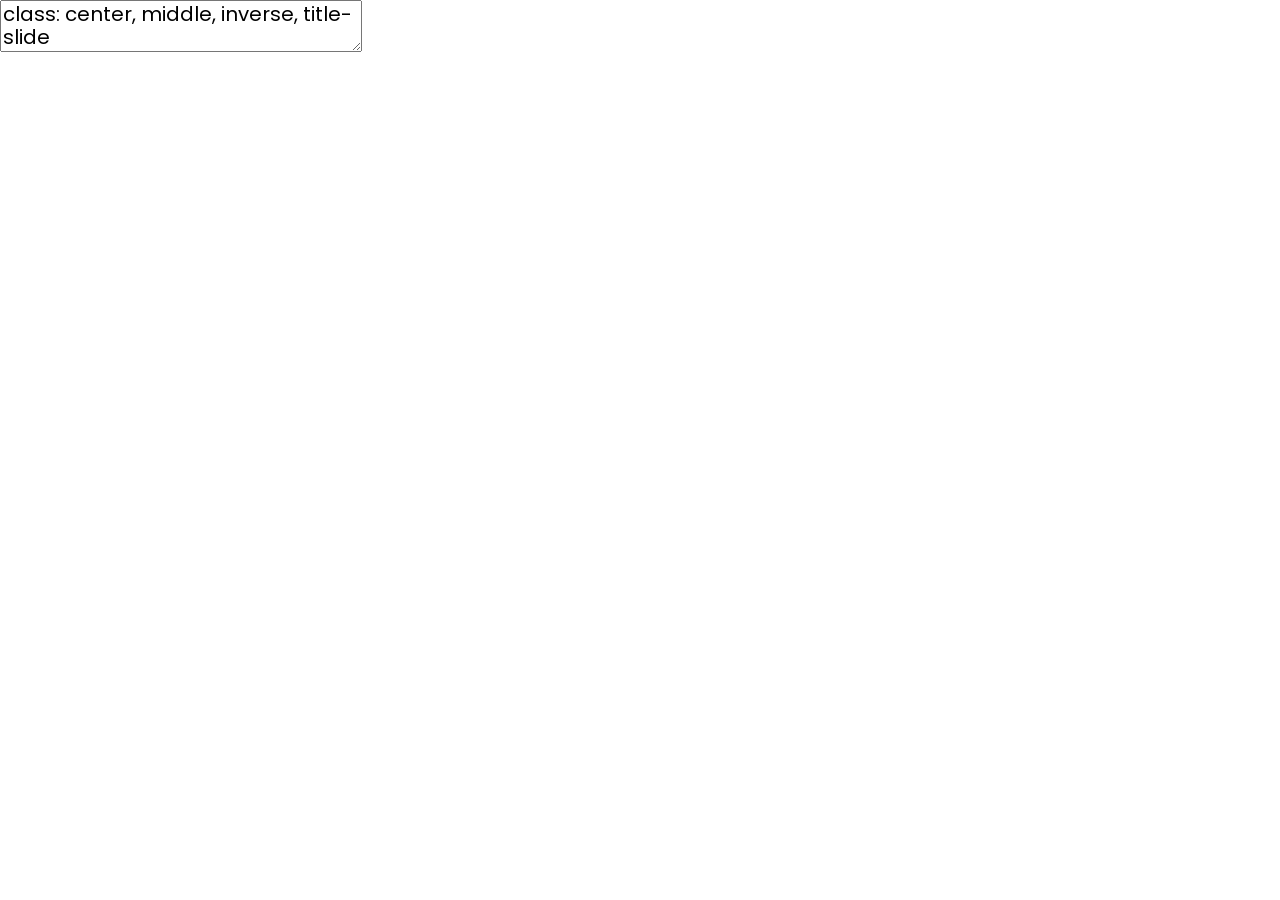
<file: slides/branching.html>
<!DOCTYPE html>
<html lang="" xml:lang="">
  <head>
    <title>Branching</title>
    <meta charset="utf-8" />
    <meta name="date" content="2026-11-10" />
    <script src="libs/header-attrs/header-attrs.js"></script>
    <link href="libs/tile-view/tile-view.css" rel="stylesheet" />
    <script src="libs/tile-view/tile-view.js"></script>
    <link href="libs/panelset/panelset.css" rel="stylesheet" />
    <script src="libs/panelset/panelset.js"></script>
    <link href="libs/tachyons/tachyons.min.css" rel="stylesheet" />
    <link rel="stylesheet" href="xaringan-themer.css" type="text/css" />
  </head>
  <body>
    <textarea id="source">
class: center, middle, inverse, title-slide

.title[
# Branching
]
.date[
### November 10, 2026
]

---







# General Workflow

.tc.v-mid.mt5[
.bw2.br-pill.shadow-5.ph4.f2[Clone/Create Repository]

.bg-light-yellow.b--gold.ba.bw2.br-pill.shadow-5.ph4.f2.mt5[Branch]

.bw2.br-pill.shadow-5.ph4.f2.mt5[Pull Request]

.bw2.br-pill.shadow-5.ph4.f2.mt5[Merge]
]

---

# Goals

1. Encourage Use

2. Different ways to create and find out which branch you're on (Github Desktop, RStudio, Git Bash)


---


# What are branches?

.f3[
- A line of development that helps you work in isolation. 

- Main (Master) is a branch in itself.

- Making a copy of an existing branch that you can work on and take into your own direction to ultimately fold back into the main line of development.

- A branch is something where you can stage files, commit and push to Github and view it online. Can also delete locally and/or on Github.
]

---

# At PSRC, branching not required…

.mt5[
- Few projects where multiple people are all collaborating closely editing the same files

- Usually we’re writing/updating different files

- No overwriting or overlapping of work
]

---
class: inverse, middle, center

# So Why?

---

## Why branch?

**A safe place to experiment**

- Can delete branch locally or from Github

- Push commits that’s not polished or bug free

- Test git/github commands


---

## Why branch?

**Allows simultaneous work**

- Your work and your teammates’ work stay independent until you choose to combine them

- You control when you deal with conflicts: when you’re ready to merge, with your own changes isolated and easy to reason about. The conflicts still happen sometimes, but they’re smaller and happen on your schedule.


---

## Why branch?

**Easier to QC your work or others’ work**

- Reviewing is easier because the changes are bundled

- Putting work on a branch first means someone can double-check it before it goes into the main project. It catches mistakes early, and it’s how we all learn from each other’s work.

---

## Why branch?

- A safe place to experiment

- Allows simultaneous work

- Easier to QC your work or others’ work

---

class: inverse, middle, center

# Questions?

---

## Demo

.f3[
- Github Desktop

- RStudio

- Git Bash
  - Create new branch and switch to it: `git checkout -b &lt;name of branch&gt;`
  - See all branches in the repo: `git branch`
  - Switch to branch: `git checkout &lt;name of branch&gt;`
  - Delete branch locally (force - when it hasn't been pushed to Github yet): `git checkout -D &lt;name of branch&gt;`
  - Delete branch locally (has been pushed to Github): `git checkout -d &lt;name of branch&gt;`
  ]
  





    </textarea>
<style data-target="print-only">@media screen {.remark-slide-container{display:block;}.remark-slide-scaler{box-shadow:none;}}</style>
<script src="https://remarkjs.com/downloads/remark-latest.min.js"></script>
<script>var slideshow = remark.create({
  "highlightStyle": "github",
  "highlightLines": true,
  "countIncrementalSlides": false,
  "ratio": "16:9"
});
if (window.HTMLWidgets) slideshow.on('afterShowSlide', function (slide) {
  window.dispatchEvent(new Event('resize'));
});
(function(d) {
  var s = d.createElement("style"), r = d.querySelector(".remark-slide-scaler");
  if (!r) return;
  s.type = "text/css"; s.innerHTML = "@page {size: " + r.style.width + " " + r.style.height +"; }";
  d.head.appendChild(s);
})(document);

(function(d) {
  var el = d.getElementsByClassName("remark-slides-area");
  if (!el) return;
  var slide, slides = slideshow.getSlides(), els = el[0].children;
  for (var i = 1; i < slides.length; i++) {
    slide = slides[i];
    if (slide.properties.continued === "true" || slide.properties.count === "false") {
      els[i - 1].className += ' has-continuation';
    }
  }
  var s = d.createElement("style");
  s.type = "text/css"; s.innerHTML = "@media print { .has-continuation { display: none; } }";
  d.head.appendChild(s);
})(document);
// delete the temporary CSS (for displaying all slides initially) when the user
// starts to view slides
(function() {
  var deleted = false;
  slideshow.on('beforeShowSlide', function(slide) {
    if (deleted) return;
    var sheets = document.styleSheets, node;
    for (var i = 0; i < sheets.length; i++) {
      node = sheets[i].ownerNode;
      if (node.dataset["target"] !== "print-only") continue;
      node.parentNode.removeChild(node);
    }
    deleted = true;
  });
})();
// add `data-at-shortcutkeys` attribute to <body> to resolve conflicts with JAWS
// screen reader (see PR #262)
(function(d) {
  let res = {};
  d.querySelectorAll('.remark-help-content table tr').forEach(tr => {
    const t = tr.querySelector('td:nth-child(2)').innerText;
    tr.querySelectorAll('td:first-child .key').forEach(key => {
      const k = key.innerText;
      if (/^[a-z]$/.test(k)) res[k] = t;  // must be a single letter (key)
    });
  });
  d.body.setAttribute('data-at-shortcutkeys', JSON.stringify(res));
})(document);
(function() {
  "use strict"
  // Replace <script> tags in slides area to make them executable
  var scripts = document.querySelectorAll(
    '.remark-slides-area .remark-slide-container script'
  );
  if (!scripts.length) return;
  for (var i = 0; i < scripts.length; i++) {
    var s = document.createElement('script');
    var code = document.createTextNode(scripts[i].textContent);
    s.appendChild(code);
    var scriptAttrs = scripts[i].attributes;
    for (var j = 0; j < scriptAttrs.length; j++) {
      s.setAttribute(scriptAttrs[j].name, scriptAttrs[j].value);
    }
    scripts[i].parentElement.replaceChild(s, scripts[i]);
  }
})();
(function() {
  var links = document.getElementsByTagName('a');
  for (var i = 0; i < links.length; i++) {
    if (/^(https?:)?\/\//.test(links[i].getAttribute('href'))) {
      links[i].target = '_blank';
    }
  }
})();
// adds .remark-code-has-line-highlighted class to <pre> parent elements
// of code chunks containing highlighted lines with class .remark-code-line-highlighted
(function(d) {
  const hlines = d.querySelectorAll('.remark-code-line-highlighted');
  const preParents = [];
  const findPreParent = function(line, p = 0) {
    if (p > 1) return null; // traverse up no further than grandparent
    const el = line.parentElement;
    return el.tagName === "PRE" ? el : findPreParent(el, ++p);
  };

  for (let line of hlines) {
    let pre = findPreParent(line);
    if (pre && !preParents.includes(pre)) preParents.push(pre);
  }
  preParents.forEach(p => p.classList.add("remark-code-has-line-highlighted"));
})(document);</script>

<script>
slideshow._releaseMath = function(el) {
  var i, text, code, codes = el.getElementsByTagName('code');
  for (i = 0; i < codes.length;) {
    code = codes[i];
    if (code.parentNode.tagName !== 'PRE' && code.childElementCount === 0) {
      text = code.textContent;
      if (/^\\\((.|\s)+\\\)$/.test(text) || /^\\\[(.|\s)+\\\]$/.test(text) ||
          /^\$\$(.|\s)+\$\$$/.test(text) ||
          /^\\begin\{([^}]+)\}(.|\s)+\\end\{[^}]+\}$/.test(text)) {
        code.outerHTML = code.innerHTML;  // remove <code></code>
        continue;
      }
    }
    i++;
  }
};
slideshow._releaseMath(document);
</script>
<!-- dynamically load mathjax for compatibility with self-contained -->
<script>
(function () {
  var script = document.createElement('script');
  script.type = 'text/javascript';
  script.src  = 'https://mathjax.rstudio.com/latest/MathJax.js?config=TeX-MML-AM_CHTML';
  if (location.protocol !== 'file:' && /^https?:/.test(script.src))
    script.src  = script.src.replace(/^https?:/, '');
  document.getElementsByTagName('head')[0].appendChild(script);
})();
</script>
  </body>
</html>
</file>
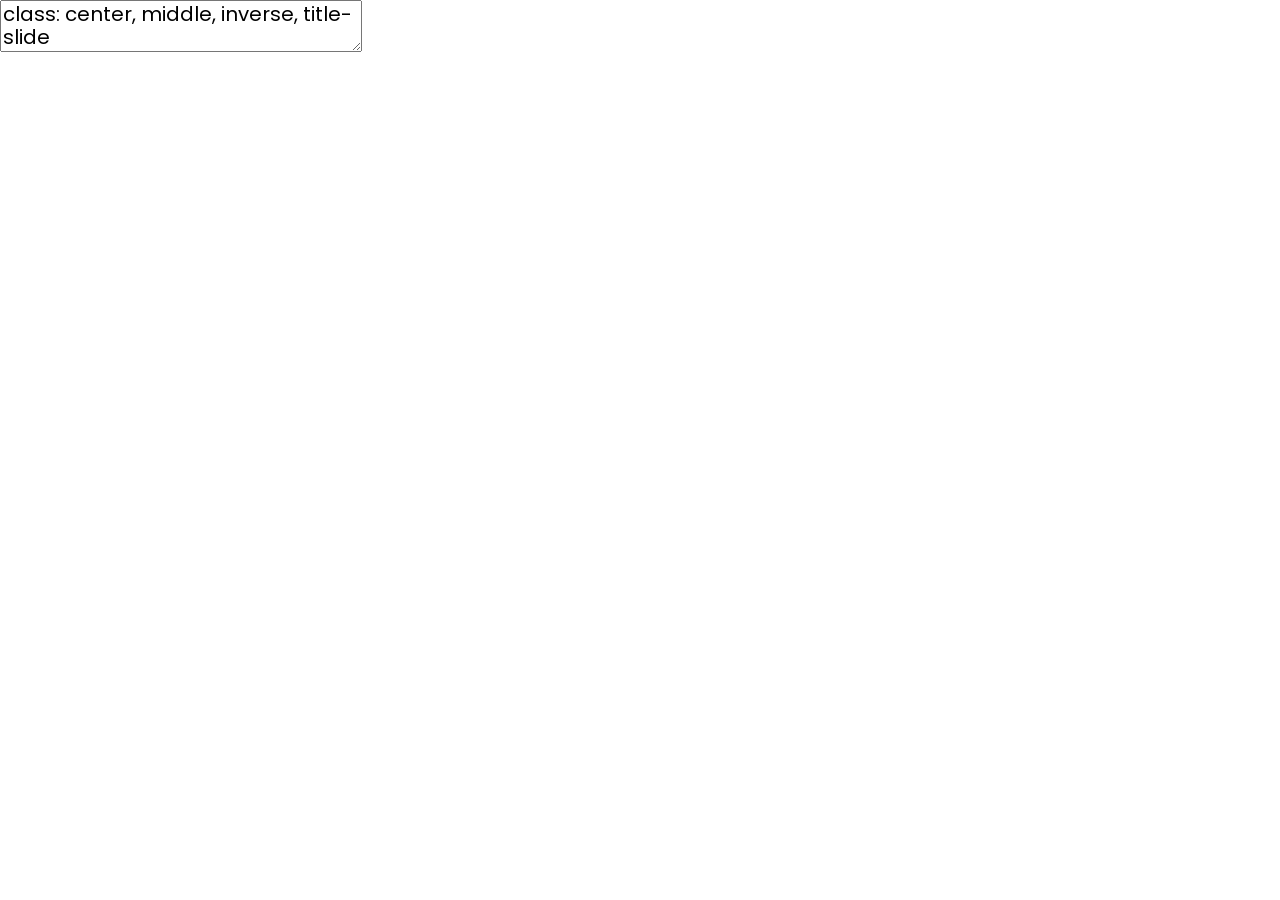
<file: slides/slides.html>
<!DOCTYPE html>
<html lang="" xml:lang="">
  <head>
    <title>Git and Github Workshop</title>
    <meta charset="utf-8" />
    <meta name="date" content="2022-11-07" />
    <script src="libs/header-attrs/header-attrs.js"></script>
    <link href="libs/tile-view/tile-view.css" rel="stylesheet" />
    <script src="libs/tile-view/tile-view.js"></script>
    <link href="libs/panelset/panelset.css" rel="stylesheet" />
    <script src="libs/panelset/panelset.js"></script>
    <link href="libs/tachyons/tachyons.min.css" rel="stylesheet" />
    <link rel="stylesheet" href="xaringan-themer.css" type="text/css" />
  </head>
  <body>
    <textarea id="source">
class: center, middle, inverse, title-slide

.title[
# Git and Github Workshop
]
.subtitle[
## Part Two
]
.date[
### November 7, 2022
]

---







# Topics

.bg-near-white.b--gray.ba.bw2.br3.shadow-5.ph4[
Merge conflicts
]

.bg-near-white.b--gray.ba.bw2.br3.shadow-5.ph4.mt2[

Branching
]

.bg-near-white.b--gray.ba.bw2.br3.shadow-5.ph4.mt2[
Pull requests 
]

.bg-near-white.b--gray.ba.bw2.br3.shadow-5.ph4.mt2[
Forking 
]

--

.bg-near-green.b--green.ba.bw2.br3.shadow-5.ph4.mt2[
Github Desktop (local 💻) &amp; Github (web/remote ☁️) 
]



---
class: inverse, center, middle

# Merge Conflicts

---

## Merge Conflicts

&lt;img src = "https://upload.wikimedia.org/wikipedia/commons/9/97/Paragraph-based_prototype_%E2%80%93_rough_visualization_of_the_functionality.png" /&gt;

Image by [Johanna Strodt (Wikipedia: Edit Conflict)](https://commons.wikimedia.org/wiki/File:Paragraph-based_prototype_%E2%80%93_rough_visualization_of_the_functionality.png)

---

## Merge Conflicts

When do you encounter merge conflicts?

--

**.green[When things diverge and two people have changed the same lines in a file.]**

--
.pull-left.center[
😎 Developer A
]

.pull-right.center[
🤓 Developer B
]
--
.pull-left.center[
- Scripting (lines 1-10) 💻
]

.pull-right.center[
- Scripting (lines 1-10) 💻
]
--
.pull-left.center[

- Scripting 💻 / Coffee break ☕                

]

.pull-right.center[

- Commits &amp; pushes to Github ⬆️

]
--
.pull-left.center[

- Commits &amp; tries to push to Github ⬆️   
(Forgot to pull and/or pulls after the fact)                

]

.pull-right.center[


]

--


Committing/Pushing when not in-sync with the latest commits on Github creates the divergence. 

--
.pull-left.center[

- receives ⚠️. Need to resolve conflict.             

]

.pull-right.center[


]



---

class: inverse, center, middle
# How to Resolve a Conflict

---

## Resolving Conflicts


Github embeds **.green[conflict dividers]** in the file. The `=======` line is the "center" of the conflict. 

.mt5.center[
![](images/mc-resolve.png)
]

Keep the version you want (or create something new), but remember to remove the conflict divider and chevrons/labels before committing and pushing.

---

## Minimizing Conflicts

&lt;img src="images/mc-tweet.png" width="400px" style="display: block; margin: auto;" /&gt;

---

## Minimizing Conflicts

.panelset.sideways[

.panel[.panel-name[Github Desktop]

Notice the message indicating when there's new commits to the repo that require pulling

- Before working on your project, pull!

  - Click on the grey `Fetch origin`/`Pull origin` button or 
  - Click the blue button in the middle of the screen 
  
]

.panel[.panel-name[Command Line]

If you're ready to add, commit, and push, but realized someone else has just pushed to the repo...

1. `git stash save` (removes your changes and sets them aside)

2. `git pull origin branch-name`

3. `git stash pop` (throw your changes back into the code)

4. `git add .`

5. `git commit -m 'your log message here'`

6. `git push origin branch-name`

]

]

---

class: inverse, center, middle
# Branching 

---

## Branches

**.green[A version of the repo (in the repo)]** that allows concurrent work on different parts of a project

.f6[Image and other related images by [Jeff Olson](https://medium.com/upperlinecode/teaching-git-github-to-teenagers-branching-and-merging-6416a365458a)]

.flex.justify-around[

.div[
![Tree with squirrel and bike](images/repo-branch-04.png)
]

.div[
![House with path](images/repo-branch-05.png)
]
]




---

## Benefits of Branches

- &gt; Branches allow you to develop features, fix bugs, or safely experiment with new ideas in a contained area of your repository.

- Default branch: `main` (formerly k.a. `master`), can merge content of a branch with `main` or another branch within the repo

- Can have multiple branches

- Branches can be deleted
&lt;center&gt;
&lt;img src = "https://www.nobledesktop.com/image/gitresources/git-branches-merge.png" width="50%"/&gt;
&lt;/center&gt;

---

## Branches

.panelset.sideways[


.panel[.panel-name[Github Desktop]

- Click on `Branch` &gt; `New Branch`

.bg-near-green.b--green.ba.bw2.br3.shadow-5.ph4.mt2[
The new branch will be a copy of the branch that you were currently on
]

]

.panel[.panel-name[Command Line]

- `git checkout -b name-of-new-branch`
  - Creates a new branch and moves you onto the branch.
  
- `git branch name-of-new-branch`
  - Creates a new branch only.
  
- `git branch`
  - Lists all branches in the repo. `*` indicates which branch you're on.
  
- `git checkout name-of-existing-branch`
  - Moves you onto branch.

]

.panel[.panel-name[Tips]

- Make sure you're on the right branch before starting your work

- If files are open and you've switched branches, double check the file has switched (or close and open the file to be safe)


]
]

---

class: inverse, center, middle
# Pull Requests 

---

## Pull Requests

- Notifying collaborators that you want to pull code into another branch

- Creating a PR doesn't merge, just notifies and analyzes for conflicts 

![](images/pr-open.png)
---


![](images/pr-created.png)

---

class: inverse, center, middle
# Forking

---

## Fork

.panelset.sideways[
.panel[.panel-name[About]
&gt; A fork is a copy of a repository. Forking a repository allows you to freely experiment with changes without affecting the original project.

- When the project diverges from the original intent

- A stepping-stone for your new project

- [Metropolitan Council (MN) forks PSRC's Travel Survey App](https://github.com/Metropolitan-Council/travel-study-stories)

![Met Council Github page](images/fork-02.png)
]

.panel[.panel-name[Clone or Fork?]

Both copy a repository, but the purpose is different

.pull-left[
### Clone

- Creates a linked copy

- Contribute by pushing and pulling

]

.pull-right[
### Fork

- Creates an independent copy

- Contribute via PR

]
]

]
---

## Undo-ing

.panelset.sideways[
.panel[.panel-name[Github Desktop]

- After committing, click `Undo` 

]

.panel[.panel-name[Command Line]

- `Git reset HEAD dummy_file_01.R` (unstaging a file before a commit)

- `git checkout 36b761 dummy_file_01.R` (reverting a file to previous commit)

- `git checkout 36b761` (revert the whole repo to previous commit)

]
]






    </textarea>
<style data-target="print-only">@media screen {.remark-slide-container{display:block;}.remark-slide-scaler{box-shadow:none;}}</style>
<script src="https://remarkjs.com/downloads/remark-latest.min.js"></script>
<script>var slideshow = remark.create({
"highlightStyle": "github",
"highlightLines": true,
"countIncrementalSlides": false,
"ratio": "16:9"
});
if (window.HTMLWidgets) slideshow.on('afterShowSlide', function (slide) {
  window.dispatchEvent(new Event('resize'));
});
(function(d) {
  var s = d.createElement("style"), r = d.querySelector(".remark-slide-scaler");
  if (!r) return;
  s.type = "text/css"; s.innerHTML = "@page {size: " + r.style.width + " " + r.style.height +"; }";
  d.head.appendChild(s);
})(document);

(function(d) {
  var el = d.getElementsByClassName("remark-slides-area");
  if (!el) return;
  var slide, slides = slideshow.getSlides(), els = el[0].children;
  for (var i = 1; i < slides.length; i++) {
    slide = slides[i];
    if (slide.properties.continued === "true" || slide.properties.count === "false") {
      els[i - 1].className += ' has-continuation';
    }
  }
  var s = d.createElement("style");
  s.type = "text/css"; s.innerHTML = "@media print { .has-continuation { display: none; } }";
  d.head.appendChild(s);
})(document);
// delete the temporary CSS (for displaying all slides initially) when the user
// starts to view slides
(function() {
  var deleted = false;
  slideshow.on('beforeShowSlide', function(slide) {
    if (deleted) return;
    var sheets = document.styleSheets, node;
    for (var i = 0; i < sheets.length; i++) {
      node = sheets[i].ownerNode;
      if (node.dataset["target"] !== "print-only") continue;
      node.parentNode.removeChild(node);
    }
    deleted = true;
  });
})();
// add `data-at-shortcutkeys` attribute to <body> to resolve conflicts with JAWS
// screen reader (see PR #262)
(function(d) {
  let res = {};
  d.querySelectorAll('.remark-help-content table tr').forEach(tr => {
    const t = tr.querySelector('td:nth-child(2)').innerText;
    tr.querySelectorAll('td:first-child .key').forEach(key => {
      const k = key.innerText;
      if (/^[a-z]$/.test(k)) res[k] = t;  // must be a single letter (key)
    });
  });
  d.body.setAttribute('data-at-shortcutkeys', JSON.stringify(res));
})(document);
(function() {
  "use strict"
  // Replace <script> tags in slides area to make them executable
  var scripts = document.querySelectorAll(
    '.remark-slides-area .remark-slide-container script'
  );
  if (!scripts.length) return;
  for (var i = 0; i < scripts.length; i++) {
    var s = document.createElement('script');
    var code = document.createTextNode(scripts[i].textContent);
    s.appendChild(code);
    var scriptAttrs = scripts[i].attributes;
    for (var j = 0; j < scriptAttrs.length; j++) {
      s.setAttribute(scriptAttrs[j].name, scriptAttrs[j].value);
    }
    scripts[i].parentElement.replaceChild(s, scripts[i]);
  }
})();
(function() {
  var links = document.getElementsByTagName('a');
  for (var i = 0; i < links.length; i++) {
    if (/^(https?:)?\/\//.test(links[i].getAttribute('href'))) {
      links[i].target = '_blank';
    }
  }
})();
// adds .remark-code-has-line-highlighted class to <pre> parent elements
// of code chunks containing highlighted lines with class .remark-code-line-highlighted
(function(d) {
  const hlines = d.querySelectorAll('.remark-code-line-highlighted');
  const preParents = [];
  const findPreParent = function(line, p = 0) {
    if (p > 1) return null; // traverse up no further than grandparent
    const el = line.parentElement;
    return el.tagName === "PRE" ? el : findPreParent(el, ++p);
  };

  for (let line of hlines) {
    let pre = findPreParent(line);
    if (pre && !preParents.includes(pre)) preParents.push(pre);
  }
  preParents.forEach(p => p.classList.add("remark-code-has-line-highlighted"));
})(document);</script>

<script>
slideshow._releaseMath = function(el) {
  var i, text, code, codes = el.getElementsByTagName('code');
  for (i = 0; i < codes.length;) {
    code = codes[i];
    if (code.parentNode.tagName !== 'PRE' && code.childElementCount === 0) {
      text = code.textContent;
      if (/^\\\((.|\s)+\\\)$/.test(text) || /^\\\[(.|\s)+\\\]$/.test(text) ||
          /^\$\$(.|\s)+\$\$$/.test(text) ||
          /^\\begin\{([^}]+)\}(.|\s)+\\end\{[^}]+\}$/.test(text)) {
        code.outerHTML = code.innerHTML;  // remove <code></code>
        continue;
      }
    }
    i++;
  }
};
slideshow._releaseMath(document);
</script>
<!-- dynamically load mathjax for compatibility with self-contained -->
<script>
(function () {
  var script = document.createElement('script');
  script.type = 'text/javascript';
  script.src  = 'https://mathjax.rstudio.com/latest/MathJax.js?config=TeX-MML-AM_CHTML';
  if (location.protocol !== 'file:' && /^https?:/.test(script.src))
    script.src  = script.src.replace(/^https?:/, '');
  document.getElementsByTagName('head')[0].appendChild(script);
})();
</script>
  </body>
</html>
</file>
<file: docs/site_libs/xaringanExtra-shareagain-0.2.6/shareagain.css>
/* Animations by animate.css */

@-webkit-keyframes slideOutDown {
  from {
    -webkit-transform: translate3d(0, 0, 0);
    transform: translate3d(0, 0, 0);
  }

  to {
    visibility: hidden;
    -webkit-transform: translate3d(0, 100%, 0);
    transform: translate3d(0, 100%, 0);
  }
}

@keyframes slideOutDown {
  from {
    -webkit-transform: translate3d(0, 0, 0);
    transform: translate3d(0, 0, 0);
  }

  to {
    visibility: hidden;
    -webkit-transform: translate3d(0, 100%, 0);
    transform: translate3d(0, 100%, 0);
  }
}

@-webkit-keyframes slideInUp {
  from {
    -webkit-transform: translate3d(0, 100%, 0);
    transform: translate3d(0, 100%, 0);
    visibility: visible;
  }

  to {
    -webkit-transform: translate3d(0, 0, 0);
    transform: translate3d(0, 0, 0);
  }
}

@keyframes slideInUp {
  from {
    -webkit-transform: translate3d(0, 100%, 0);
    transform: translate3d(0, 100%, 0);
    visibility: visible;
  }

  to {
    -webkit-transform: translate3d(0, 0, 0);
    transform: translate3d(0, 0, 0);
  }
}

@-webkit-keyframes slideOutRight {
  from {
    -webkit-transform: translate3d(0, 0, 0);
    transform: translate3d(0, 0, 0);
  }

  to {
    visibility: hidden;
    -webkit-transform: translate3d(100%, 0, 0);
    transform: translate3d(100%, 0, 0);
  }
}

@keyframes slideOutRight {
  from {
    -webkit-transform: translate3d(0, 0, 0);
    transform: translate3d(0, 0, 0);
  }

  to {
    visibility: hidden;
    -webkit-transform: translate3d(100%, 0, 0);
    transform: translate3d(100%, 0, 0);
  }
}

@-webkit-keyframes slideInRight {
  from {
    -webkit-transform: translate3d(100%, 0, 0);
    transform: translate3d(100%, 0, 0);
    visibility: visible;
  }

  to {
    -webkit-transform: translate3d(0, 0, 0);
    transform: translate3d(0, 0, 0);
  }
}

@keyframes slideInRight {
  from {
    -webkit-transform: translate3d(100%, 0, 0);
    transform: translate3d(100%, 0, 0);
    visibility: visible;
  }

  to {
    -webkit-transform: translate3d(0, 0, 0);
    transform: translate3d(0, 0, 0);
  }
}

.slideOutDown {
  -webkit-animation-name: slideOutDown;
  animation-name: slideOutDown;
  -webkit-animation-duration: 1s;
  animation-duration: 1s;
  -webkit-animation-fill-mode: both;
  animation-fill-mode: both;
}

.slideInUp {
  -webkit-animation-name: slideInUp;
  animation-name: slideInUp;
  -webkit-animation-duration: 1s;
  animation-duration: 1s;
  -webkit-animation-fill-mode: both;
  animation-fill-mode: both;
}

.slideInRight {
  -webkit-animation-name: slideInRight;
  animation-name: slideInRight;
  -webkit-animation-duration: 1s;
  animation-duration: 1s;
  -webkit-animation-fill-mode: both;
  animation-fill-mode: both;
}

.slideOutRight {
  -webkit-animation-name: slideOutRight;
  animation-name: slideOutRight;
  -webkit-animation-duration: 1s;
  animation-duration: 1s;
  -webkit-animation-fill-mode: both;
  animation-fill-mode: both;
}

/* shareagain css rules */
.shareagain-bar {
  --shareagain-background: #00000088;
  --shareagain-foreground: #FFFFFF;
  --shareagain-twitter: inline-block;
  --shareagain-facebook: inline-block;
  --shareagain-linkedin: inline-block;
  --shareagain-pinterest: inline-block;
  --shareagain-pocket: inline-block;
  --shareagain-reddit: inline-block;
}

.shareagain-bar {
  position: absolute;
  bottom: 0;
  left: 0;
  right: 0;
  height: 66px;
  z-index: 1000;
}

.shareagain-bar ul {
  background: var(--shareagain-background);
  color: var(--shareagain-foreground);
  display: grid;
  grid-template-columns: auto 1fr auto;
  grid-gap: 5px;
  justify-items: center;
  align-items: center;
  font-family: sans-serif;
  list-style: none;
  padding-left: 0;
  margin: 0;
  height: 100%;
  width: 100%;
}

.shareagain-buttons {
  height: 100%;
}

.shareagain-button {
  height: 100%;
  width: 66px;
  border: none;
  padding: 15px;
  color: var(--shareagain-foreground);
  background: transparent;
}

.shareagain-button:hover {
  background: rgba(0,0,0,.25);
}

.shareagain-button.disabled {
	color: #aaa;
	cursor: not-allowed;
}

.shareagain-button svg {
  height: 100%;
  width: 100%;
}

.shareagain-button svg path {
	stroke-width: 1px;
}

.shareagain-title {
  font-size: 24px;
  text-align: center;
  max-height: 100%;
  overflow: hidden;
}

.shareagain-bar .shareon {
	font-size: 0 !important;
	position: absolute;
	top: -45px;
	width: 100vw;
	right: 0;
	text-align: right;
  -webkit-transform: translate3d(100%, 0, 0);
  transform: translate3d(100%, 0, 0);
}

.shareagain-bar .shareon > .link {
  background-color: #cacaca;
}
.shareagain-bar .shareon > .link::before {
  background-image: url("data:image/svg+xml,%3Csvg xmlns='http://www.w3.org/2000/svg' fill='none' viewBox='0 0 24 24' stroke='currentColor' class='clipboard-copy w-6 h-6'%3E%3Cpath stroke-linecap='round' stroke-linejoin='round' stroke-width='2' d='M8 5H6a2 2 0 00-2 2v12a2 2 0 002 2h10a2 2 0 002-2v-1M8 5a2 2 0 002 2h2a2 2 0 002-2M8 5a2 2 0 012-2h2a2 2 0 012 2m0 0h2a2 2 0 012 2v3m2 4H10m0 0l3-3m-3 3l3 3'%3E%3C/path%3E%3C/svg%3E");
}

.shareagain-bar .shareon > .link.success::before {
  background-image: url("data:image/svg+xml,%3Csvg xmlns='http://www.w3.org/2000/svg' fill='none' viewBox='0 0 24 24' stroke='currentColor' class='clipboard-check w-6 h-6'%3E%3Cpath stroke-linecap='round' stroke-linejoin='round' stroke-width='2' d='M9 5H7a2 2 0 00-2 2v12a2 2 0 002 2h10a2 2 0 002-2V7a2 2 0 00-2-2h-2M9 5a2 2 0 002 2h2a2 2 0 002-2M9 5a2 2 0 012-2h2a2 2 0 012 2m-6 9l2 2 4-4'%3E%3C/path%3E%3C/svg%3E");
}

.shareagain-bar .shareon .twitter { display: var(--shareagain-twitter); }
.shareagain-bar .shareon .facebook { display: var(--shareagain-facebook); }
.shareagain-bar .shareon .linkedin { display: var(--shareagain-linkedin); }
.shareagain-bar .shareon .pinterest { display: var(--shareagain-pinterest); }
.shareagain-bar .shareon .pocket { display: var(--shareagain-pocket); }
.shareagain-bar .shareon .reddit { display: var(--shareagain-reddit); }

@media screen and (max-width: 600px) {
  .shareagain-bar {
    font-size: 10px;
    height: 50px;
  }
  .shareagain-buttons .shareagain-button {
    width: 50px;
  }
  .shareagain-title {
    font-size: 16px;
  }
}
@media screen and (max-width: 400px) {
  .shareagain-bar {
    height: 30px;
  }
  .shareagain-bar ul {
    grid-template-columns: auto auto;
    justify-content: space-between;
  }
  .shareagain-bar .shareagain-title {
     display: none;
  }
  .shareagain-buttons .shareagain-button {
    width: 30px;
    padding: 5px;
  }
}

@media screen and (max-width: 400px) {
  .shareagain-bar {
    height: 30px;
  }
  .shareagain-bar ul {
    grid-template-columns: auto auto;
    justify-content: space-between;
  }
  .shareagain-bar .shareagain-title {
     display: none;
  }
  .shareagain-buttons .shareagain-button {
    width: 30px;
    padding: 5px;
  }
  .shareagain-buttons .shareon > * {
    width: 15px;
    height: 20px;
  }
  .shareagain-buttons .shareon > ::before {
     transform: scale(0.66);
     top: 7px;
  }
  .shareagain-buttons .shareon .link {
    width: 23px;
  }
  .shareagain-buttons .shareon > .link::before {
    top: 5px;
    left: 6px;
  }
}
</file>
<file: docs/site_libs/tippy-6.2.7/tippy.css>
.tippy-box[data-animation=fade][data-state=hidden]{opacity:0}[data-tippy-root]{max-width:calc(100vw - 10px)}.tippy-box{position:relative;background-color:#333;color:#fff;border-radius:4px;font-size:14px;line-height:1.4;outline:0;transition-property:transform,visibility,opacity}.tippy-box[data-placement^=top]>.tippy-arrow{bottom:0}.tippy-box[data-placement^=top]>.tippy-arrow:before{bottom:-7px;left:0;border-width:8px 8px 0;border-top-color:initial;transform-origin:center top}.tippy-box[data-placement^=bottom]>.tippy-arrow{top:0}.tippy-box[data-placement^=bottom]>.tippy-arrow:before{top:-7px;left:0;border-width:0 8px 8px;border-bottom-color:initial;transform-origin:center bottom}.tippy-box[data-placement^=left]>.tippy-arrow{right:0}.tippy-box[data-placement^=left]>.tippy-arrow:before{border-width:8px 0 8px 8px;border-left-color:initial;right:-7px;transform-origin:center left}.tippy-box[data-placement^=right]>.tippy-arrow{left:0}.tippy-box[data-placement^=right]>.tippy-arrow:before{left:-7px;border-width:8px 8px 8px 0;border-right-color:initial;transform-origin:center right}.tippy-box[data-inertia][data-state=visible]{transition-timing-function:cubic-bezier(.54,1.5,.38,1.11)}.tippy-arrow{width:16px;height:16px;color:#333}.tippy-arrow:before{content:"";position:absolute;border-color:transparent;border-style:solid}.tippy-content{position:relative;padding:5px 9px;z-index:1}
</file>
<file: docs/site_libs/tippy-6.2.7/tippy-light-border.css>
.tippy-box[data-theme~=light-border]{background-color:#fff;background-clip:padding-box;border:1px solid rgba(0,8,16,.15);color:#333;box-shadow:0 4px 14px -2px rgba(0,8,16,.08)}.tippy-box[data-theme~=light-border]>.tippy-backdrop{background-color:#fff}.tippy-box[data-theme~=light-border]>.tippy-arrow:after,.tippy-box[data-theme~=light-border]>.tippy-svg-arrow:after{content:"";position:absolute;z-index:-1}.tippy-box[data-theme~=light-border]>.tippy-arrow:after{border-color:transparent;border-style:solid}.tippy-box[data-theme~=light-border][data-placement^=top]>.tippy-arrow:before{border-top-color:#fff}.tippy-box[data-theme~=light-border][data-placement^=top]>.tippy-arrow:after{border-top-color:rgba(0,8,16,.2);border-width:7px 7px 0;top:17px;left:1px}.tippy-box[data-theme~=light-border][data-placement^=top]>.tippy-svg-arrow>svg{top:16px}.tippy-box[data-theme~=light-border][data-placement^=top]>.tippy-svg-arrow:after{top:17px}.tippy-box[data-theme~=light-border][data-placement^=bottom]>.tippy-arrow:before{border-bottom-color:#fff;bottom:16px}.tippy-box[data-theme~=light-border][data-placement^=bottom]>.tippy-arrow:after{border-bottom-color:rgba(0,8,16,.2);border-width:0 7px 7px;bottom:17px;left:1px}.tippy-box[data-theme~=light-border][data-placement^=bottom]>.tippy-svg-arrow>svg{bottom:16px}.tippy-box[data-theme~=light-border][data-placement^=bottom]>.tippy-svg-arrow:after{bottom:17px}.tippy-box[data-theme~=light-border][data-placement^=left]>.tippy-arrow:before{border-left-color:#fff}.tippy-box[data-theme~=light-border][data-placement^=left]>.tippy-arrow:after{border-left-color:rgba(0,8,16,.2);border-width:7px 0 7px 7px;left:17px;top:1px}.tippy-box[data-theme~=light-border][data-placement^=left]>.tippy-svg-arrow>svg{left:11px}.tippy-box[data-theme~=light-border][data-placement^=left]>.tippy-svg-arrow:after{left:12px}.tippy-box[data-theme~=light-border][data-placement^=right]>.tippy-arrow:before{border-right-color:#fff;right:16px}.tippy-box[data-theme~=light-border][data-placement^=right]>.tippy-arrow:after{border-width:7px 7px 7px 0;right:17px;top:1px;border-right-color:rgba(0,8,16,.2)}.tippy-box[data-theme~=light-border][data-placement^=right]>.tippy-svg-arrow>svg{right:11px}.tippy-box[data-theme~=light-border][data-placement^=right]>.tippy-svg-arrow:after{right:12px}.tippy-box[data-theme~=light-border]>.tippy-svg-arrow{fill:#fff}.tippy-box[data-theme~=light-border]>.tippy-svg-arrow:after{background-image:url([data-uri]);background-size:16px 6px;width:16px;height:6px}
</file>
<file: slides/libs/tile-view/tile-view.css>
.remark__tile-view * {
  box-sizing: border-box;
}

.remark__tile-view {
  background: lightgray;
  position: relative;
  width: 100%;
  height: 100%;
  padding: 3em;
  font-size: 18px;
  box-sizing: border-box;
  overflow: scroll;
}

.remark__tile-view__header {
  text-align: center;
}

.remark__tile-view__tiles {
  display: grid;
  /* Set column width in JS */
  /* grid-template-columns: repeat(auto-fill, minmax(300px, 1fr)); */
  justify-items: center;
}

.remark__tile-view__tile {
  position: relative;
  margin: 0.5em;
  padding: 0.5em;
}

.remark__tile-view__slide-container {
  margin: 0 auto;
}

.remark__tile-view__tile--current {
  background: #ffd863;
  border: 5px solid #ffd863;
  margin: calc(0.5em - 5px);
  border-radius: 0;
}

.remark__tile-view__tile--seen {
  opacity: 0.5;
}

.remark__tile-view__tile:hover {
  /* background: #993d70; */
  background: #44bc96;
  opacity: 1;
}
</file>
<file: slides/libs/panelset/panelset.css>
/*
* Prefixed by https://autoprefixer.github.io
* PostCSS: v8.4.14,
* Autoprefixer: v10.4.7
* Browsers: >0.3%,last 2 versions,not dead
*/

.panelset {
  width: 100%;
  position: relative;
  --_tabs-separator-color: var(--panel-tabs-separator-color, var(--panel-tabs-border-bottom, #ddd));
  --_tabs-separator-width: var(--panel-tabs-separator-width, 2px);
  --_tabs-separator: var(--_tabs-separator-width) solid var(--_tabs-separator-color);
  --_tabs-sideways-max-width: var(--panel-tabs-sideways-max-width, 25%);
  --_tabs-spacing: var(--panel-tabs-spacing, 0);

  --_foreground: var(--panel-tab-foreground, currentColor);
  --_background: var(--panel-tab-background, unset);
  --_active-foreground: var(--panel-tab-active-foreground, currentColor);
  --_active-background: var(--panel-tab-active-background, unset);
  --_hover-foreground: var(--panel-tab-hover-foreground, currentColor);
  --_hover-background: var(--panel-tab-hover-background, unset);

  --_border-color: var(--panel-tab-border-color, transparent);
  --_border-top-color: var(--panel-tab-border-top-color, var(--_border-color));
  --_border-bottom-color: var(--panel-tab-border-bottom-color, var(--_border-color));
  --_border-width: var(--_tabs-separator-width) 0;
  --_border-radius: var(--panel-tab-border-radius, 0);

  --_active-border-color: var(--panel-tab-active-border-color, currentColor);
  --_active-border-top-color: var(--panel-tab-active-border-top-color, var(--_active-border-color));
  --_active-border-bottom-color: var(--panel-tab-active-border-bottom-color, var(--_active-border-color));

  --_hover-border-top-color: var(--panel-tab-hover-border-top-color, transparent);
  --_hover-border-bottom-color: var(--panel-tab-hover-border-bottom-color, currentColor);

  --_focus-ring: var(
    --panel-tab-focus-ring,
    solid var(--bs-focus-ring-color, var(--_active-border-color)) var(--bs-focus-ring-width, 2px)
  );

  --_inactive-opacity: var(--panel-tab-inactive-opacity, 0.5);
  --_font-family: var(--panel-tab-font-family, inherit);
  --_transition-duration: var(--panel-tab-transition-duration, 0.5s);
}

.panelset * {
  box-sizing: border-box;
}

.panelset .panel-tabs {
  display: flex;
  flex-wrap: wrap;
  flex-direction: row;
  justify-content: start;
  align-items: center;
  overflow: visible;
  padding: 0;
  gap: var(--_tabs-spacing);
  border-bottom: var(--_tabs-separator);
}

.panelset .panel-tabs * {
  transition: opacity var(--_transition-duration) ease;
}

.panelset .panel-tabs .panel-tab {
  min-height: 50px;
  display: flex;
  justify-content: center;
  align-items: center;
  padding: 0.5em 1em;
  font-family: var(--_font-family);
  opacity: var(--_inactive-opacity);
  border-width: var(--_border-width);
  border-style: solid;
  border-radius: var(--_border-radius);
  border-top-color: var(--_border-top-color);
  border-bottom-color: var(--_border-bottom-color);
  margin-bottom: calc(-1 * var(--_tabs-separator-width));
  color: var(--_foreground);
  background-color: var(--_background);
  list-style: none;
  z-index: 5;
}

.panelset .panel-tabs .panel-tab > a {
  color: currentColor;
  text-decoration: none;
  border: none;
  width: 100%;
  height: 100%;
}

.panelset .panel-tabs .panel-tab > a:focus {
  outline: none;
  text-decoration: none;
  border: none;
}

.panelset .panel-tabs .panel-tab > a:hover {
  text-decoration: none;
  border: none;
}

.panelset .panel-tabs .panel-tab:hover {
  opacity: 1;
  cursor: pointer;
  z-index: 10;
}

.panelset .panel-tabs .panel-tab:hover {
  --_border-top-color: var(--_hover-border-top-color);
  --_border-bottom-color: var(--_hover-border-bottom-color);
  --_foreground: var(--_hover-foreground);
  --_background: var(--_hover-background);
}

.panelset .panel-tabs .panel-tab.panel-tab-active {
  --_foreground: var(--_active-foreground);
  --_background: var(--_active-background);
  --_border-top-color: var(--_active-border-top-color);
  --_border-bottom-color: var(--_active-border-bottom-color);
  opacity: 1;
}

.panelset .panel-tabs .panel-tab:focus {
  outline: none;
}

.panelset .panel-tabs .panel-tab:focus > a {
  outline: var(--_focus-ring);
  outline-offset: 2px;
}

.panelset .panel-tabs .panel-tab:focus[tabindex="-1"] > a {
  outline: none;
}

.panelset .panel {
  display: none;
}

.panelset .panel-active {
  display: block;
}

.panelset .panel > :first-child,
.panelset .panel > section:first-child > :first-child {
  margin-top: 0;
}

/* ---- Sideways Panelset ---- */

@media (min-width: 480px) {
  .panelset[aria-orientation="vertical"] {
    display: flex;
    flex-direction: row;
    margin-bottom: 1rem;
  }

  .panelset[aria-orientation="vertical"] .panel-tabs {
    box-shadow: none;
    flex-direction: column;
    align-items: stretch;
    margin: 0;
    margin-right: 1em;
    border-right: var(--_tabs-separator);
    border-bottom: unset;
    max-width: var(--_tabs-sideways-max-width);
  }

  .panelset[aria-orientation="vertical"] .panel {
    max-width: calc(100% - var(--_tabs-sideways-max-width) - 1em);
  }

  .panelset[aria-orientation="vertical"] .panel-tabs .panel-tab {
    border-top: unset;
    border-bottom: unset;
    padding-left: 0;
  }

  .panelset[aria-orientation="vertical"]:not(.right) .panel-tabs .panel-tab {
    text-align: left;
    border-right: var(--_tabs-separator-width) solid var(--_border-bottom-color);
    margin-right: calc(-1 * var(--_tabs-separator-width));
  }

  .panelset[aria-orientation="vertical"].right .panel-tabs .panel-tab {
    text-align: right;
    border-left: var(--_tabs-separator-width) solid var(--_border-bottom-color);
    margin-left: calc(-1 * var(--_tabs-separator-width));
  }

  .panelset[aria-orientation="vertical"].right {
    flex-direction: row-reverse;
    justify-content: space-between;
  }

  .panelset[aria-orientation="vertical"].right .panel-tabs {
    margin-right: 0;
    margin-left: 1em;
    border-right: unset;
    border-left: var(--_tabs-separator);
  }

  .panelset[aria-orientation="vertical"].right .panel-tabs .panel-tab {
    padding-left: 1em;
    width: 100%;
  }

  .panelset[aria-orientation="vertical"].right .panel-tabs .panel-tab a {
    text-align: right;
  }
}

/*
  This next part repeats the same CSS inside the @media query above but with
  remarkjs-specific classes to ensure that sideways panelsets are always used.
  In the future, we could use CSS nesting instead once it's availble.
*/

.remark-container .panelset[aria-orientation="vertical"] {
  display: flex;
  flex-direction: row;
}

.remark-container .panelset[aria-orientation="vertical"] .panel-tabs {
  box-shadow: none;
  flex-direction: column;
  align-items: stretch;
  margin: 0;
  margin-right: 1em;
  border-right: var(--_tabs-separator);
  border-bottom: unset;
  max-width: var(--_tabs-sideways-max-width);
}

.remark-container .panelset[aria-orientation="vertical"] .panel {
  max-width: calc(100% - var(--_tabs-sideways-max-width) - 1em);
}

.remark-container .panelset[aria-orientation="vertical"] .panel-tabs .panel-tab {
  border-top: unset;
  border-bottom: unset;
  padding-left: 0;
}

.remark-container .panelset[aria-orientation="vertical"]:not(.right) .panel-tabs .panel-tab {
  text-align: left;
  border-right: var(--_tabs-separator-width) solid var(--_border-bottom-color);
  margin-right: calc(-1 * var(--_tabs-separator-width));
}

.remark-container .panelset[aria-orientation="vertical"].right .panel-tabs .panel-tab {
  text-align: right;
  border-left: var(--_tabs-separator-width) solid var(--_border-bottom-color);
  margin-left: calc(-1 * var(--_tabs-separator-width));
}

.remark-container .panelset[aria-orientation="vertical"].right {
  flex-direction: row-reverse;
  justify-content: space-between;
}

.remark-container .panelset[aria-orientation="vertical"].right .panel-tabs {
  margin-right: 0;
  margin-left: 1em;
  border-right: unset;
  border-left: var(--_tabs-separator);
}

.remark-container .panelset[aria-orientation="vertical"].right .panel-tabs .panel-tab {
  padding-left: 1em;
  width: 100%;
}

.remark-container .panelset[aria-orientation="vertical"].right .panel-tabs .panel-tab a {
  text-align: right;
}

/* Other remarkjs (xaringan) specific styles */
.remark-container .panelset .panel-tabs .panel-tab:focus > a {
  /* The outline isn't needed, since navigation is always <- or -> */
  outline: none;
}

/* Reveal (Quarto) specific styles */
.reveal .panelset .panel-tabs {
  margin-left: 0;
}
</file>
<file: slides/xaringan-themer.css>
/* -------------------------------------------------------
 *
 *     !! This file was generated by xaringanthemer !!
 *
 *  Changes made to this file directly will be overwritten
 *  if you used xaringanthemer in your xaringan slides Rmd
 *
 *  Issues or likes?
 *    - https://github.com/gadenbuie/xaringanthemer
 *    - https://www.garrickadenbuie.com
 *
 *  Need help? Try:
 *    - vignette(package = "xaringanthemer")
 *    - ?xaringanthemer::style_xaringan
 *    - xaringan wiki: https://github.com/yihui/xaringan/wiki
 *    - remarkjs wiki: https://github.com/gnab/remark/wiki
 *
 *  Version: 0.4.4
 *
 * ------------------------------------------------------- */
@import url(https://fonts.googleapis.com/css?family=Poppins:300,300i&display=swap);
@import url(https://fonts.googleapis.com/css?family=Poppins&display=swap);
@import url(https://fonts.googleapis.com/css?family=Fira+Mono&display=swap);


:root {
  /* Fonts */
  --text-font-family: Poppins;
  --text-font-is-google: 1;
  --text-font-family-fallback: -apple-system, BlinkMacSystemFont, avenir next, avenir, helvetica neue, helvetica, Ubuntu, roboto, noto, segoe ui, arial;
  --text-font-base: sans-serif;
  --header-font-family: Poppins;
  --header-font-is-google: 1;
  --header-font-family-fallback: Georgia, serif;
  --code-font-family: 'Fira Mono';
  --code-font-is-google: 1;
  --base-font-size: 20px;
  --text-font-size: 2rem;
  --code-font-size: 0.9rem;
  --code-inline-font-size: 1em;
  --header-h1-font-size: 2.75rem;
  --header-h2-font-size: 2.25rem;
  --header-h3-font-size: 1.75rem;

  /* Colors */
  --text-color: #272822;
  --header-color: #1c5253;
  --background-color: #FFFFFF;
  --link-color: #1c5253;
  --text-bold-color: #1c5253;
  --code-highlight-color: rgba(255,255,0,0.5);
  --inverse-text-color: #FFFFFF;
  --inverse-background-color: #1c5253;
  --inverse-header-color: #FFFFFF;
  --inverse-link-color: #1c5253;
  --title-slide-background-color: #1c5253;
  --title-slide-text-color: #FFFFFF;
  --header-background-color: #1c5253;
  --header-background-text-color: #FFFFFF;
  --base: #1c5253;
  --white: #FFFFFF;
  --black: #272822;
}

html {
  font-size: var(--base-font-size);
}

body {
  font-family: var(--text-font-family), var(--text-font-family-fallback), var(--text-font-base);
  font-weight: 300;
  color: var(--text-color);
}
h1, h2, h3 {
  font-family: var(--header-font-family), var(--header-font-family-fallback);
  font-weight: 600;
  color: var(--header-color);
}
.remark-slide-content {
  background-color: var(--background-color);
  font-size: 2rem;
  padding: 16px 64px 16px 64px;
  width: 100%;
  height: 100%;
}
.remark-slide-content h1 {
  font-size: var(--header-h1-font-size);
}
.remark-slide-content h2 {
  font-size: var(--header-h2-font-size);
}
.remark-slide-content h3 {
  font-size: var(--header-h3-font-size);
}
.remark-code, .remark-inline-code {
  font-family: var(--code-font-family), Menlo, Consolas, Monaco, Liberation Mono, Lucida Console, monospace;
}
.remark-code {
  font-size: var(--code-font-size);
}
.remark-inline-code {
  font-size: var(--code-inline-font-size);
  color: #1c5253;
}
.remark-slide-number {
  color: #1c5253;
  opacity: 1;
  font-size: 0.9rem;
}
strong {
  font-weight: bold;
  color: var(--text-bold-color);
}
a, a > code {
  color: var(--link-color);
  text-decoration: none;
}
.footnote {
  position: absolute;
  bottom: 60px;
  padding-right: 4em;
  font-size: 0.9em;
}
.remark-code-line-highlighted {
  background-color: var(--code-highlight-color);
}
.inverse {
  background-color: var(--inverse-background-color);
  color: var(--inverse-text-color);
  
}
.inverse h1, .inverse h2, .inverse h3 {
  color: var(--inverse-header-color);
}
.inverse a, .inverse a > code {
  color: var(--inverse-link-color);
}
.title-slide, .title-slide h1, .title-slide h2, .title-slide h3 {
  color: var(--title-slide-text-color);
}
.title-slide {
  background-color: var(--title-slide-background-color);
}
.title-slide .remark-slide-number {
  display: none;
}
/* Two-column layout */
.left-column {
  width: 20%;
  height: 92%;
  float: left;
}
.left-column h2, .left-column h3 {
  color: #1c525399;
}
.left-column h2:last-of-type, .left-column h3:last-child {
  color: #1c5253;
}
.right-column {
  width: 75%;
  float: right;
  padding-top: 1em;
}
.pull-left {
  float: left;
  width: 47%;
}
.pull-right {
  float: right;
  width: 47%;
}
.pull-right + * {
  clear: both;
}
img, video, iframe {
  max-width: 100%;
}
blockquote {
  border-left: solid 5px #1c525380;
  padding-left: 1em;
}
.remark-slide table {
  margin: auto;
  border-top: 1px solid #666;
  border-bottom: 1px solid #666;
}
.remark-slide table thead th {
  border-bottom: 1px solid #ddd;
}
th, td {
  padding: 5px;
}
.remark-slide table:not(.table-unshaded) thead,
.remark-slide table:not(.table-unshaded) tfoot,
.remark-slide table:not(.table-unshaded) tr:nth-child(even) {
  background: #D1DCDC;
}
table.dataTable tbody {
  background-color: var(--background-color);
  color: var(--text-color);
}
table.dataTable.display tbody tr.odd {
  background-color: var(--background-color);
}
table.dataTable.display tbody tr.even {
  background-color: #D1DCDC;
}
table.dataTable.hover tbody tr:hover, table.dataTable.display tbody tr:hover {
  background-color: rgba(255, 255, 255, 0.5);
}
.dataTables_wrapper .dataTables_length, .dataTables_wrapper .dataTables_filter, .dataTables_wrapper .dataTables_info, .dataTables_wrapper .dataTables_processing, .dataTables_wrapper .dataTables_paginate {
  color: var(--text-color);
}
.dataTables_wrapper .dataTables_paginate .paginate_button {
  color: var(--text-color) !important;
}

/* Horizontal alignment of code blocks */
.remark-slide-content.left pre,
.remark-slide-content.center pre,
.remark-slide-content.right pre {
  text-align: start;
  width: max-content;
  max-width: 100%;
}
.remark-slide-content.left pre,
.remark-slide-content.right pre {
  min-width: 50%;
  min-width: min(40ch, 100%);
}
.remark-slide-content.center pre {
  min-width: 66%;
  min-width: min(50ch, 100%);
}
.remark-slide-content.left pre {
  margin-left: unset;
  margin-right: auto;
}
.remark-slide-content.center pre {
  margin-left: auto;
  margin-right: auto;
}
.remark-slide-content.right pre {
  margin-left: auto;
  margin-right: unset;
}

/* Slide Header Background for h1 elements */
.remark-slide-content.header_background > h1 {
  display: block;
  position: absolute;
  top: 0;
  left: 0;
  width: 100%;
  background: var(--header-background-color);
  color: var(--header-background-text-color);
  padding: 2rem 64px 1.5rem 64px;
  margin-top: 0;
  box-sizing: border-box;
}
.remark-slide-content.header_background {
  padding-top: 7rem;
}

@page { margin: 0; }
@media print {
  .remark-slide-scaler {
    width: 100% !important;
    height: 100% !important;
    transform: scale(1) !important;
    top: 0 !important;
    left: 0 !important;
  }
}

.base {
  color: var(--base);
}
.bg-base {
  background-color: var(--base);
}
.white {
  color: var(--white);
}
.bg-white {
  background-color: var(--white);
}
.black {
  color: var(--black);
}
.bg-black {
  background-color: var(--black);
}
</file>
<file: docs/site_libs/font-awesome-6.5.2/css/v4-shims.min.css>
/*!
 * Font Awesome Free 6.5.2 by @fontawesome - https://fontawesome.com
 * License - https://fontawesome.com/license/free (Icons: CC BY 4.0, Fonts: SIL OFL 1.1, Code: MIT License)
 * Copyright 2024 Fonticons, Inc.
 */
.fa.fa-glass:before{content:"\f000"}.fa.fa-envelope-o{font-family:"Font Awesome 6 Free";font-weight:400}.fa.fa-envelope-o:before{content:"\f0e0"}.fa.fa-star-o{font-family:"Font Awesome 6 Free";font-weight:400}.fa.fa-star-o:before{content:"\f005"}.fa.fa-close:before,.fa.fa-remove:before{content:"\f00d"}.fa.fa-gear:before{content:"\f013"}.fa.fa-trash-o{font-family:"Font Awesome 6 Free";font-weight:400}.fa.fa-trash-o:before{content:"\f2ed"}.fa.fa-home:before{content:"\f015"}.fa.fa-file-o{font-family:"Font Awesome 6 Free";font-weight:400}.fa.fa-file-o:before{content:"\f15b"}.fa.fa-clock-o{font-family:"Font Awesome 6 Free";font-weight:400}.fa.fa-clock-o:before{content:"\f017"}.fa.fa-arrow-circle-o-down{font-family:"Font Awesome 6 Free";font-weight:400}.fa.fa-arrow-circle-o-down:before{content:"\f358"}.fa.fa-arrow-circle-o-up{font-family:"Font Awesome 6 Free";font-weight:400}.fa.fa-arrow-circle-o-up:before{content:"\f35b"}.fa.fa-play-circle-o{font-family:"Font Awesome 6 Free";font-weight:400}.fa.fa-play-circle-o:before{content:"\f144"}.fa.fa-repeat:before,.fa.fa-rotate-right:before{content:"\f01e"}.fa.fa-refresh:before{content:"\f021"}.fa.fa-list-alt{font-family:"Font Awesome 6 Free";font-weight:400}.fa.fa-list-alt:before{content:"\f022"}.fa.fa-dedent:before{content:"\f03b"}.fa.fa-video-camera:before{content:"\f03d"}.fa.fa-picture-o{font-family:"Font Awesome 6 Free";font-weight:400}.fa.fa-picture-o:before{content:"\f03e"}.fa.fa-photo{font-family:"Font Awesome 6 Free";font-weight:400}.fa.fa-photo:before{content:"\f03e"}.fa.fa-image{font-family:"Font Awesome 6 Free";font-weight:400}.fa.fa-image:before{content:"\f03e"}.fa.fa-map-marker:before{content:"\f3c5"}.fa.fa-pencil-square-o{font-family:"Font Awesome 6 Free";font-weight:400}.fa.fa-pencil-square-o:before{content:"\f044"}.fa.fa-edit{font-family:"Font Awesome 6 Free";font-weight:400}.fa.fa-edit:before{content:"\f044"}.fa.fa-share-square-o:before{content:"\f14d"}.fa.fa-check-square-o{font-family:"Font Awesome 6 Free";font-weight:400}.fa.fa-check-square-o:before{content:"\f14a"}.fa.fa-arrows:before{content:"\f0b2"}.fa.fa-times-circle-o{font-family:"Font Awesome 6 Free";font-weight:400}.fa.fa-times-circle-o:before{content:"\f057"}.fa.fa-check-circle-o{font-family:"Font Awesome 6 Free";font-weight:400}.fa.fa-check-circle-o:before{content:"\f058"}.fa.fa-mail-forward:before{content:"\f064"}.fa.fa-expand:before{content:"\f424"}.fa.fa-compress:before{content:"\f422"}.fa.fa-eye,.fa.fa-eye-slash{font-family:"Font Awesome 6 Free";font-weight:400}.fa.fa-warning:before{content:"\f071"}.fa.fa-calendar:before{content:"\f073"}.fa.fa-arrows-v:before{content:"\f338"}.fa.fa-arrows-h:before{content:"\f337"}.fa.fa-bar-chart-o:before,.fa.fa-bar-chart:before{content:"\e0e3"}.fa.fa-twitter-square{font-family:"Font Awesome 6 Brands";font-weight:400}.fa.fa-twitter-square:before{content:"\f081"}.fa.fa-facebook-square{font-family:"Font Awesome 6 Brands";font-weight:400}.fa.fa-facebook-square:before{content:"\f082"}.fa.fa-gears:before{content:"\f085"}.fa.fa-thumbs-o-up{font-family:"Font Awesome 6 Free";font-weight:400}.fa.fa-thumbs-o-up:before{content:"\f164"}.fa.fa-thumbs-o-down{font-family:"Font Awesome 6 Free";font-weight:400}.fa.fa-thumbs-o-down:before{content:"\f165"}.fa.fa-heart-o{font-family:"Font Awesome 6 Free";font-weight:400}.fa.fa-heart-o:before{content:"\f004"}.fa.fa-sign-out:before{content:"\f2f5"}.fa.fa-linkedin-square{font-family:"Font Awesome 6 Brands";font-weight:400}.fa.fa-linkedin-square:before{content:"\f08c"}.fa.fa-thumb-tack:before{content:"\f08d"}.fa.fa-external-link:before{content:"\f35d"}.fa.fa-sign-in:before{content:"\f2f6"}.fa.fa-github-square{font-family:"Font Awesome 6 Brands";font-weight:400}.fa.fa-github-square:before{content:"\f092"}.fa.fa-lemon-o{font-family:"Font Awesome 6 Free";font-weight:400}.fa.fa-lemon-o:before{content:"\f094"}.fa.fa-square-o{font-family:"Font Awesome 6 Free";font-weight:400}.fa.fa-square-o:before{content:"\f0c8"}.fa.fa-bookmark-o{font-family:"Font Awesome 6 Free";font-weight:400}.fa.fa-bookmark-o:before{content:"\f02e"}.fa.fa-facebook,.fa.fa-twitter{font-family:"Font Awesome 6 Brands";font-weight:400}.fa.fa-facebook:before{content:"\f39e"}.fa.fa-facebook-f{font-family:"Font Awesome 6 Brands";font-weight:400}.fa.fa-facebook-f:before{content:"\f39e"}.fa.fa-github{font-family:"Font Awesome 6 Brands";font-weight:400}.fa.fa-credit-card{font-family:"Font Awesome 6 Free";font-weight:400}.fa.fa-feed:before{content:"\f09e"}.fa.fa-hdd-o{font-family:"Font Awesome 6 Free";font-weight:400}.fa.fa-hdd-o:before{content:"\f0a0"}.fa.fa-hand-o-right{font-family:"Font Awesome 6 Free";font-weight:400}.fa.fa-hand-o-right:before{content:"\f0a4"}.fa.fa-hand-o-left{font-family:"Font Awesome 6 Free";font-weight:400}.fa.fa-hand-o-left:before{content:"\f0a5"}.fa.fa-hand-o-up{font-family:"Font Awesome 6 Free";font-weight:400}.fa.fa-hand-o-up:before{content:"\f0a6"}.fa.fa-hand-o-down{font-family:"Font Awesome 6 Free";font-weight:400}.fa.fa-hand-o-down:before{content:"\f0a7"}.fa.fa-globe:before{content:"\f57d"}.fa.fa-tasks:before{content:"\f828"}.fa.fa-arrows-alt:before{content:"\f31e"}.fa.fa-group:before{content:"\f0c0"}.fa.fa-chain:before{content:"\f0c1"}.fa.fa-cut:before{content:"\f0c4"}.fa.fa-files-o{font-family:"Font Awesome 6 Free";font-weight:400}.fa.fa-files-o:before{content:"\f0c5"}.fa.fa-floppy-o{font-family:"Font Awesome 6 Free";font-weight:400}.fa.fa-floppy-o:before{content:"\f0c7"}.fa.fa-save{font-family:"Font Awesome 6 Free";font-weight:400}.fa.fa-save:before{content:"\f0c7"}.fa.fa-navicon:before,.fa.fa-reorder:before{content:"\f0c9"}.fa.fa-magic:before{content:"\e2ca"}.fa.fa-pinterest,.fa.fa-pinterest-square{font-family:"Font Awesome 6 Brands";font-weight:400}.fa.fa-pinterest-square:before{content:"\f0d3"}.fa.fa-google-plus-square{font-family:"Font Awesome 6 Brands";font-weight:400}.fa.fa-google-plus-square:before{content:"\f0d4"}.fa.fa-google-plus{font-family:"Font Awesome 6 Brands";font-weight:400}.fa.fa-google-plus:before{content:"\f0d5"}.fa.fa-money:before{content:"\f3d1"}.fa.fa-unsorted:before{content:"\f0dc"}.fa.fa-sort-desc:before{content:"\f0dd"}.fa.fa-sort-asc:before{content:"\f0de"}.fa.fa-linkedin{font-family:"Font Awesome 6 Brands";font-weight:400}.fa.fa-linkedin:before{content:"\f0e1"}.fa.fa-rotate-left:before{content:"\f0e2"}.fa.fa-legal:before{content:"\f0e3"}.fa.fa-dashboard:before,.fa.fa-tachometer:before{content:"\f625"}.fa.fa-comment-o{font-family:"Font Awesome 6 Free";font-weight:400}.fa.fa-comment-o:before{content:"\f075"}.fa.fa-comments-o{font-family:"Font Awesome 6 Free";font-weight:400}.fa.fa-comments-o:before{content:"\f086"}.fa.fa-flash:before{content:"\f0e7"}.fa.fa-clipboard:before{content:"\f0ea"}.fa.fa-lightbulb-o{font-family:"Font Awesome 6 Free";font-weight:400}.fa.fa-lightbulb-o:before{content:"\f0eb"}.fa.fa-exchange:before{content:"\f362"}.fa.fa-cloud-download:before{content:"\f0ed"}.fa.fa-cloud-upload:before{content:"\f0ee"}.fa.fa-bell-o{font-family:"Font Awesome 6 Free";font-weight:400}.fa.fa-bell-o:before{content:"\f0f3"}.fa.fa-cutlery:before{content:"\f2e7"}.fa.fa-file-text-o{font-family:"Font Awesome 6 Free";font-weight:400}.fa.fa-file-text-o:before{content:"\f15c"}.fa.fa-building-o{font-family:"Font Awesome 6 Free";font-weight:400}.fa.fa-building-o:before{content:"\f1ad"}.fa.fa-hospital-o{font-family:"Font Awesome 6 Free";font-weight:400}.fa.fa-hospital-o:before{content:"\f0f8"}.fa.fa-tablet:before{content:"\f3fa"}.fa.fa-mobile-phone:before,.fa.fa-mobile:before{content:"\f3cd"}.fa.fa-circle-o{font-family:"Font Awesome 6 Free";font-weight:400}.fa.fa-circle-o:before{content:"\f111"}.fa.fa-mail-reply:before{content:"\f3e5"}.fa.fa-github-alt{font-family:"Font Awesome 6 Brands";font-weight:400}.fa.fa-folder-o{font-family:"Font Awesome 6 Free";font-weight:400}.fa.fa-folder-o:before{content:"\f07b"}.fa.fa-folder-open-o{font-family:"Font Awesome 6 Free";font-weight:400}.fa.fa-folder-open-o:before{content:"\f07c"}.fa.fa-smile-o{font-family:"Font Awesome 6 Free";font-weight:400}.fa.fa-smile-o:before{content:"\f118"}.fa.fa-frown-o{font-family:"Font Awesome 6 Free";font-weight:400}.fa.fa-frown-o:before{content:"\f119"}.fa.fa-meh-o{font-family:"Font Awesome 6 Free";font-weight:400}.fa.fa-meh-o:before{content:"\f11a"}.fa.fa-keyboard-o{font-family:"Font Awesome 6 Free";font-weight:400}.fa.fa-keyboard-o:before{content:"\f11c"}.fa.fa-flag-o{font-family:"Font Awesome 6 Free";font-weight:400}.fa.fa-flag-o:before{content:"\f024"}.fa.fa-mail-reply-all:before{content:"\f122"}.fa.fa-star-half-o{font-family:"Font Awesome 6 Free";font-weight:400}.fa.fa-star-half-o:before{content:"\f5c0"}.fa.fa-star-half-empty{font-family:"Font Awesome 6 Free";font-weight:400}.fa.fa-star-half-empty:before{content:"\f5c0"}.fa.fa-star-half-full{font-family:"Font Awesome 6 Free";font-weight:400}.fa.fa-star-half-full:before{content:"\f5c0"}.fa.fa-code-fork:before{content:"\f126"}.fa.fa-chain-broken:before,.fa.fa-unlink:before{content:"\f127"}.fa.fa-calendar-o{font-family:"Font Awesome 6 Free";font-weight:400}.fa.fa-calendar-o:before{content:"\f133"}.fa.fa-css3,.fa.fa-html5,.fa.fa-maxcdn{font-family:"Font Awesome 6 Brands";font-weight:400}.fa.fa-unlock-alt:before{content:"\f09c"}.fa.fa-minus-square-o{font-family:"Font Awesome 6 Free";font-weight:400}.fa.fa-minus-square-o:before{content:"\f146"}.fa.fa-level-up:before{content:"\f3bf"}.fa.fa-level-down:before{content:"\f3be"}.fa.fa-pencil-square:before{content:"\f14b"}.fa.fa-external-link-square:before{content:"\f360"}.fa.fa-compass{font-family:"Font Awesome 6 Free";font-weight:400}.fa.fa-caret-square-o-down{font-family:"Font Awesome 6 Free";font-weight:400}.fa.fa-caret-square-o-down:before{content:"\f150"}.fa.fa-toggle-down{font-family:"Font Awesome 6 Free";font-weight:400}.fa.fa-toggle-down:before{content:"\f150"}.fa.fa-caret-square-o-up{font-family:"Font Awesome 6 Free";font-weight:400}.fa.fa-caret-square-o-up:before{content:"\f151"}.fa.fa-toggle-up{font-family:"Font Awesome 6 Free";font-weight:400}.fa.fa-toggle-up:before{content:"\f151"}.fa.fa-caret-square-o-right{font-family:"Font Awesome 6 Free";font-weight:400}.fa.fa-caret-square-o-right:before{content:"\f152"}.fa.fa-toggle-right{font-family:"Font Awesome 6 Free";font-weight:400}.fa.fa-toggle-right:before{content:"\f152"}.fa.fa-eur:before,.fa.fa-euro:before{content:"\f153"}.fa.fa-gbp:before{content:"\f154"}.fa.fa-dollar:before,.fa.fa-usd:before{content:"\24"}.fa.fa-inr:before,.fa.fa-rupee:before{content:"\e1bc"}.fa.fa-cny:before,.fa.fa-jpy:before,.fa.fa-rmb:before,.fa.fa-yen:before{content:"\f157"}.fa.fa-rouble:before,.fa.fa-rub:before,.fa.fa-ruble:before{content:"\f158"}.fa.fa-krw:before,.fa.fa-won:before{content:"\f159"}.fa.fa-bitcoin,.fa.fa-btc{font-family:"Font Awesome 6 Brands";font-weight:400}.fa.fa-bitcoin:before{content:"\f15a"}.fa.fa-file-text:before{content:"\f15c"}.fa.fa-sort-alpha-asc:before{content:"\f15d"}.fa.fa-sort-alpha-desc:before{content:"\f881"}.fa.fa-sort-amount-asc:before{content:"\f884"}.fa.fa-sort-amount-desc:before{content:"\f160"}.fa.fa-sort-numeric-asc:before{content:"\f162"}.fa.fa-sort-numeric-desc:before{content:"\f886"}.fa.fa-youtube-square{font-family:"Font Awesome 6 Brands";font-weight:400}.fa.fa-youtube-square:before{content:"\f431"}.fa.fa-xing,.fa.fa-xing-square,.fa.fa-youtube{font-family:"Font Awesome 6 Brands";font-weight:400}.fa.fa-xing-square:before{content:"\f169"}.fa.fa-youtube-play{font-family:"Font Awesome 6 Brands";font-weight:400}.fa.fa-youtube-play:before{content:"\f167"}.fa.fa-adn,.fa.fa-bitbucket,.fa.fa-bitbucket-square,.fa.fa-dropbox,.fa.fa-flickr,.fa.fa-instagram,.fa.fa-stack-overflow{font-family:"Font Awesome 6 Brands";font-weight:400}.fa.fa-bitbucket-square:before{content:"\f171"}.fa.fa-tumblr,.fa.fa-tumblr-square{font-family:"Font Awesome 6 Brands";font-weight:400}.fa.fa-tumblr-square:before{content:"\f174"}.fa.fa-long-arrow-down:before{content:"\f309"}.fa.fa-long-arrow-up:before{content:"\f30c"}.fa.fa-long-arrow-left:before{content:"\f30a"}.fa.fa-long-arrow-right:before{content:"\f30b"}.fa.fa-android,.fa.fa-apple,.fa.fa-dribbble,.fa.fa-foursquare,.fa.fa-gittip,.fa.fa-gratipay,.fa.fa-linux,.fa.fa-skype,.fa.fa-trello,.fa.fa-windows{font-family:"Font Awesome 6 Brands";font-weight:400}.fa.fa-gittip:before{content:"\f184"}.fa.fa-sun-o{font-family:"Font Awesome 6 Free";font-weight:400}.fa.fa-sun-o:before{content:"\f185"}.fa.fa-moon-o{font-family:"Font Awesome 6 Free";font-weight:400}.fa.fa-moon-o:before{content:"\f186"}.fa.fa-pagelines,.fa.fa-renren,.fa.fa-stack-exchange,.fa.fa-vk,.fa.fa-weibo{font-family:"Font Awesome 6 Brands";font-weight:400}.fa.fa-arrow-circle-o-right{font-family:"Font Awesome 6 Free";font-weight:400}.fa.fa-arrow-circle-o-right:before{content:"\f35a"}.fa.fa-arrow-circle-o-left{font-family:"Font Awesome 6 Free";font-weight:400}.fa.fa-arrow-circle-o-left:before{content:"\f359"}.fa.fa-caret-square-o-left{font-family:"Font Awesome 6 Free";font-weight:400}.fa.fa-caret-square-o-left:before{content:"\f191"}.fa.fa-toggle-left{font-family:"Font Awesome 6 Free";font-weight:400}.fa.fa-toggle-left:before{content:"\f191"}.fa.fa-dot-circle-o{font-family:"Font Awesome 6 Free";font-weight:400}.fa.fa-dot-circle-o:before{content:"\f192"}.fa.fa-vimeo-square{font-family:"Font Awesome 6 Brands";font-weight:400}.fa.fa-vimeo-square:before{content:"\f194"}.fa.fa-try:before,.fa.fa-turkish-lira:before{content:"\e2bb"}.fa.fa-plus-square-o{font-family:"Font Awesome 6 Free";font-weight:400}.fa.fa-plus-square-o:before{content:"\f0fe"}.fa.fa-openid,.fa.fa-slack,.fa.fa-wordpress{font-family:"Font Awesome 6 Brands";font-weight:400}.fa.fa-bank:before,.fa.fa-institution:before{content:"\f19c"}.fa.fa-mortar-board:before{content:"\f19d"}.fa.fa-google,.fa.fa-reddit,.fa.fa-reddit-square,.fa.fa-yahoo{font-family:"Font Awesome 6 Brands";font-weight:400}.fa.fa-reddit-square:before{content:"\f1a2"}.fa.fa-behance,.fa.fa-behance-square,.fa.fa-delicious,.fa.fa-digg,.fa.fa-drupal,.fa.fa-joomla,.fa.fa-pied-piper-alt,.fa.fa-pied-piper-pp,.fa.fa-stumbleupon,.fa.fa-stumbleupon-circle{font-family:"Font Awesome 6 Brands";font-weight:400}.fa.fa-behance-square:before{content:"\f1b5"}.fa.fa-steam,.fa.fa-steam-square{font-family:"Font Awesome 6 Brands";font-weight:400}.fa.fa-steam-square:before{content:"\f1b7"}.fa.fa-automobile:before{content:"\f1b9"}.fa.fa-cab:before{content:"\f1ba"}.fa.fa-deviantart,.fa.fa-soundcloud,.fa.fa-spotify{font-family:"Font Awesome 6 Brands";font-weight:400}.fa.fa-file-pdf-o{font-family:"Font Awesome 6 Free";font-weight:400}.fa.fa-file-pdf-o:before{content:"\f1c1"}.fa.fa-file-word-o{font-family:"Font Awesome 6 Free";font-weight:400}.fa.fa-file-word-o:before{content:"\f1c2"}.fa.fa-file-excel-o{font-family:"Font Awesome 6 Free";font-weight:400}.fa.fa-file-excel-o:before{content:"\f1c3"}.fa.fa-file-powerpoint-o{font-family:"Font Awesome 6 Free";font-weight:400}.fa.fa-file-powerpoint-o:before{content:"\f1c4"}.fa.fa-file-image-o{font-family:"Font Awesome 6 Free";font-weight:400}.fa.fa-file-image-o:before{content:"\f1c5"}.fa.fa-file-photo-o{font-family:"Font Awesome 6 Free";font-weight:400}.fa.fa-file-photo-o:before{content:"\f1c5"}.fa.fa-file-picture-o{font-family:"Font Awesome 6 Free";font-weight:400}.fa.fa-file-picture-o:before{content:"\f1c5"}.fa.fa-file-archive-o{font-family:"Font Awesome 6 Free";font-weight:400}.fa.fa-file-archive-o:before{content:"\f1c6"}.fa.fa-file-zip-o{font-family:"Font Awesome 6 Free";font-weight:400}.fa.fa-file-zip-o:before{content:"\f1c6"}.fa.fa-file-audio-o{font-family:"Font Awesome 6 Free";font-weight:400}.fa.fa-file-audio-o:before{content:"\f1c7"}.fa.fa-file-sound-o{font-family:"Font Awesome 6 Free";font-weight:400}.fa.fa-file-sound-o:before{content:"\f1c7"}.fa.fa-file-video-o{font-family:"Font Awesome 6 Free";font-weight:400}.fa.fa-file-video-o:before{content:"\f1c8"}.fa.fa-file-movie-o{font-family:"Font Awesome 6 Free";font-weight:400}.fa.fa-file-movie-o:before{content:"\f1c8"}.fa.fa-file-code-o{font-family:"Font Awesome 6 Free";font-weight:400}.fa.fa-file-code-o:before{content:"\f1c9"}.fa.fa-codepen,.fa.fa-jsfiddle,.fa.fa-vine{font-family:"Font Awesome 6 Brands";font-weight:400}.fa.fa-life-bouy:before,.fa.fa-life-buoy:before,.fa.fa-life-saver:before,.fa.fa-support:before{content:"\f1cd"}.fa.fa-circle-o-notch:before{content:"\f1ce"}.fa.fa-ra,.fa.fa-rebel{font-family:"Font Awesome 6 Brands";font-weight:400}.fa.fa-ra:before{content:"\f1d0"}.fa.fa-resistance{font-family:"Font Awesome 6 Brands";font-weight:400}.fa.fa-resistance:before{content:"\f1d0"}.fa.fa-empire,.fa.fa-ge{font-family:"Font Awesome 6 Brands";font-weight:400}.fa.fa-ge:before{content:"\f1d1"}.fa.fa-git-square{font-family:"Font Awesome 6 Brands";font-weight:400}.fa.fa-git-square:before{content:"\f1d2"}.fa.fa-git,.fa.fa-hacker-news,.fa.fa-y-combinator-square{font-family:"Font Awesome 6 Brands";font-weight:400}.fa.fa-y-combinator-square:before{content:"\f1d4"}.fa.fa-yc-square{font-family:"Font Awesome 6 Brands";font-weight:400}.fa.fa-yc-square:before{content:"\f1d4"}.fa.fa-qq,.fa.fa-tencent-weibo,.fa.fa-wechat,.fa.fa-weixin{font-family:"Font Awesome 6 Brands";font-weight:400}.fa.fa-wechat:before{content:"\f1d7"}.fa.fa-send:before{content:"\f1d8"}.fa.fa-paper-plane-o{font-family:"Font Awesome 6 Free";font-weight:400}.fa.fa-paper-plane-o:before{content:"\f1d8"}.fa.fa-send-o{font-family:"Font Awesome 6 Free";font-weight:400}.fa.fa-send-o:before{content:"\f1d8"}.fa.fa-circle-thin{font-family:"Font Awesome 6 Free";font-weight:400}.fa.fa-circle-thin:before{content:"\f111"}.fa.fa-header:before{content:"\f1dc"}.fa.fa-futbol-o{font-family:"Font Awesome 6 Free";font-weight:400}.fa.fa-futbol-o:before{content:"\f1e3"}.fa.fa-soccer-ball-o{font-family:"Font Awesome 6 Free";font-weight:400}.fa.fa-soccer-ball-o:before{content:"\f1e3"}.fa.fa-slideshare,.fa.fa-twitch,.fa.fa-yelp{font-family:"Font Awesome 6 Brands";font-weight:400}.fa.fa-newspaper-o{font-family:"Font Awesome 6 Free";font-weight:400}.fa.fa-newspaper-o:before{content:"\f1ea"}.fa.fa-cc-amex,.fa.fa-cc-discover,.fa.fa-cc-mastercard,.fa.fa-cc-paypal,.fa.fa-cc-stripe,.fa.fa-cc-visa,.fa.fa-google-wallet,.fa.fa-paypal{font-family:"Font Awesome 6 Brands";font-weight:400}.fa.fa-bell-slash-o{font-family:"Font Awesome 6 Free";font-weight:400}.fa.fa-bell-slash-o:before{content:"\f1f6"}.fa.fa-trash:before{content:"\f2ed"}.fa.fa-copyright{font-family:"Font Awesome 6 Free";font-weight:400}.fa.fa-eyedropper:before{content:"\f1fb"}.fa.fa-area-chart:before{content:"\f1fe"}.fa.fa-pie-chart:before{content:"\f200"}.fa.fa-line-chart:before{content:"\f201"}.fa.fa-lastfm,.fa.fa-lastfm-square{font-family:"Font Awesome 6 Brands";font-weight:400}.fa.fa-lastfm-square:before{content:"\f203"}.fa.fa-angellist,.fa.fa-ioxhost{font-family:"Font Awesome 6 Brands";font-weight:400}.fa.fa-cc{font-family:"Font Awesome 6 Free";font-weight:400}.fa.fa-cc:before{content:"\f20a"}.fa.fa-ils:before,.fa.fa-shekel:before,.fa.fa-sheqel:before{content:"\f20b"}.fa.fa-buysellads,.fa.fa-connectdevelop,.fa.fa-dashcube,.fa.fa-forumbee,.fa.fa-leanpub,.fa.fa-sellsy,.fa.fa-shirtsinbulk,.fa.fa-simplybuilt,.fa.fa-skyatlas{font-family:"Font Awesome 6 Brands";font-weight:400}.fa.fa-diamond{font-family:"Font Awesome 6 Free";font-weight:400}.fa.fa-diamond:before{content:"\f3a5"}.fa.fa-intersex:before,.fa.fa-transgender:before{content:"\f224"}.fa.fa-transgender-alt:before{content:"\f225"}.fa.fa-facebook-official{font-family:"Font Awesome 6 Brands";font-weight:400}.fa.fa-facebook-official:before{content:"\f09a"}.fa.fa-pinterest-p,.fa.fa-whatsapp{font-family:"Font Awesome 6 Brands";font-weight:400}.fa.fa-hotel:before{content:"\f236"}.fa.fa-medium,.fa.fa-viacoin,.fa.fa-y-combinator,.fa.fa-yc{font-family:"Font Awesome 6 Brands";font-weight:400}.fa.fa-yc:before{content:"\f23b"}.fa.fa-expeditedssl,.fa.fa-opencart,.fa.fa-optin-monster{font-family:"Font Awesome 6 Brands";font-weight:400}.fa.fa-battery-4:before,.fa.fa-battery:before{content:"\f240"}.fa.fa-battery-3:before{content:"\f241"}.fa.fa-battery-2:before{content:"\f242"}.fa.fa-battery-1:before{content:"\f243"}.fa.fa-battery-0:before{content:"\f244"}.fa.fa-object-group,.fa.fa-object-ungroup,.fa.fa-sticky-note-o{font-family:"Font Awesome 6 Free";font-weight:400}.fa.fa-sticky-note-o:before{content:"\f249"}.fa.fa-cc-diners-club,.fa.fa-cc-jcb{font-family:"Font Awesome 6 Brands";font-weight:400}.fa.fa-clone{font-family:"Font Awesome 6 Free";font-weight:400}.fa.fa-hourglass-o:before{content:"\f254"}.fa.fa-hourglass-1:before{content:"\f251"}.fa.fa-hourglass-2:before{content:"\f252"}.fa.fa-hourglass-3:before{content:"\f253"}.fa.fa-hand-rock-o{font-family:"Font Awesome 6 Free";font-weight:400}.fa.fa-hand-rock-o:before{content:"\f255"}.fa.fa-hand-grab-o{font-family:"Font Awesome 6 Free";font-weight:400}.fa.fa-hand-grab-o:before{content:"\f255"}.fa.fa-hand-paper-o{font-family:"Font Awesome 6 Free";font-weight:400}.fa.fa-hand-paper-o:before{content:"\f256"}.fa.fa-hand-stop-o{font-family:"Font Awesome 6 Free";font-weight:400}.fa.fa-hand-stop-o:before{content:"\f256"}.fa.fa-hand-scissors-o{font-family:"Font Awesome 6 Free";font-weight:400}.fa.fa-hand-scissors-o:before{content:"\f257"}.fa.fa-hand-lizard-o{font-family:"Font Awesome 6 Free";font-weight:400}.fa.fa-hand-lizard-o:before{content:"\f258"}.fa.fa-hand-spock-o{font-family:"Font Awesome 6 Free";font-weight:400}.fa.fa-hand-spock-o:before{content:"\f259"}.fa.fa-hand-pointer-o{font-family:"Font Awesome 6 Free";font-weight:400}.fa.fa-hand-pointer-o:before{content:"\f25a"}.fa.fa-hand-peace-o{font-family:"Font Awesome 6 Free";font-weight:400}.fa.fa-hand-peace-o:before{content:"\f25b"}.fa.fa-registered{font-family:"Font Awesome 6 Free";font-weight:400}.fa.fa-creative-commons,.fa.fa-gg,.fa.fa-gg-circle,.fa.fa-odnoklassniki,.fa.fa-odnoklassniki-square{font-family:"Font Awesome 6 Brands";font-weight:400}.fa.fa-odnoklassniki-square:before{content:"\f264"}.fa.fa-chrome,.fa.fa-firefox,.fa.fa-get-pocket,.fa.fa-internet-explorer,.fa.fa-opera,.fa.fa-safari,.fa.fa-wikipedia-w{font-family:"Font Awesome 6 Brands";font-weight:400}.fa.fa-television:before{content:"\f26c"}.fa.fa-500px,.fa.fa-amazon,.fa.fa-contao{font-family:"Font Awesome 6 Brands";font-weight:400}.fa.fa-calendar-plus-o{font-family:"Font Awesome 6 Free";font-weight:400}.fa.fa-calendar-plus-o:before{content:"\f271"}.fa.fa-calendar-minus-o{font-family:"Font Awesome 6 Free";font-weight:400}.fa.fa-calendar-minus-o:before{content:"\f272"}.fa.fa-calendar-times-o{font-family:"Font Awesome 6 Free";font-weight:400}.fa.fa-calendar-times-o:before{content:"\f273"}.fa.fa-calendar-check-o{font-family:"Font Awesome 6 Free";font-weight:400}.fa.fa-calendar-check-o:before{content:"\f274"}.fa.fa-map-o{font-family:"Font Awesome 6 Free";font-weight:400}.fa.fa-map-o:before{content:"\f279"}.fa.fa-commenting:before{content:"\f4ad"}.fa.fa-commenting-o{font-family:"Font Awesome 6 Free";font-weight:400}.fa.fa-commenting-o:before{content:"\f4ad"}.fa.fa-houzz,.fa.fa-vimeo{font-family:"Font Awesome 6 Brands";font-weight:400}.fa.fa-vimeo:before{content:"\f27d"}.fa.fa-black-tie,.fa.fa-edge,.fa.fa-fonticons,.fa.fa-reddit-alien{font-family:"Font Awesome 6 Brands";font-weight:400}.fa.fa-credit-card-alt:before{content:"\f09d"}.fa.fa-codiepie,.fa.fa-fort-awesome,.fa.fa-mixcloud,.fa.fa-modx,.fa.fa-product-hunt,.fa.fa-scribd,.fa.fa-usb{font-family:"Font Awesome 6 Brands";font-weight:400}.fa.fa-pause-circle-o{font-family:"Font Awesome 6 Free";font-weight:400}.fa.fa-pause-circle-o:before{content:"\f28b"}.fa.fa-stop-circle-o{font-family:"Font Awesome 6 Free";font-weight:400}.fa.fa-stop-circle-o:before{content:"\f28d"}.fa.fa-bluetooth,.fa.fa-bluetooth-b,.fa.fa-envira,.fa.fa-gitlab,.fa.fa-wheelchair-alt,.fa.fa-wpbeginner,.fa.fa-wpforms{font-family:"Font Awesome 6 Brands";font-weight:400}.fa.fa-wheelchair-alt:before{content:"\f368"}.fa.fa-question-circle-o{font-family:"Font Awesome 6 Free";font-weight:400}.fa.fa-question-circle-o:before{content:"\f059"}.fa.fa-volume-control-phone:before{content:"\f2a0"}.fa.fa-asl-interpreting:before{content:"\f2a3"}.fa.fa-deafness:before,.fa.fa-hard-of-hearing:before{content:"\f2a4"}.fa.fa-glide,.fa.fa-glide-g{font-family:"Font Awesome 6 Brands";font-weight:400}.fa.fa-signing:before{content:"\f2a7"}.fa.fa-viadeo,.fa.fa-viadeo-square{font-family:"Font Awesome 6 Brands";font-weight:400}.fa.fa-viadeo-square:before{content:"\f2aa"}.fa.fa-snapchat,.fa.fa-snapchat-ghost{font-family:"Font Awesome 6 Brands";font-weight:400}.fa.fa-snapchat-ghost:before{content:"\f2ab"}.fa.fa-snapchat-square{font-family:"Font Awesome 6 Brands";font-weight:400}.fa.fa-snapchat-square:before{content:"\f2ad"}.fa.fa-first-order,.fa.fa-google-plus-official,.fa.fa-pied-piper,.fa.fa-themeisle,.fa.fa-yoast{font-family:"Font Awesome 6 Brands";font-weight:400}.fa.fa-google-plus-official:before{content:"\f2b3"}.fa.fa-google-plus-circle{font-family:"Font Awesome 6 Brands";font-weight:400}.fa.fa-google-plus-circle:before{content:"\f2b3"}.fa.fa-fa,.fa.fa-font-awesome{font-family:"Font Awesome 6 Brands";font-weight:400}.fa.fa-fa:before{content:"\f2b4"}.fa.fa-handshake-o{font-family:"Font Awesome 6 Free";font-weight:400}.fa.fa-handshake-o:before{content:"\f2b5"}.fa.fa-envelope-open-o{font-family:"Font Awesome 6 Free";font-weight:400}.fa.fa-envelope-open-o:before{content:"\f2b6"}.fa.fa-linode{font-family:"Font Awesome 6 Brands";font-weight:400}.fa.fa-address-book-o{font-family:"Font Awesome 6 Free";font-weight:400}.fa.fa-address-book-o:before{content:"\f2b9"}.fa.fa-vcard:before{content:"\f2bb"}.fa.fa-address-card-o{font-family:"Font Awesome 6 Free";font-weight:400}.fa.fa-address-card-o:before{content:"\f2bb"}.fa.fa-vcard-o{font-family:"Font Awesome 6 Free";font-weight:400}.fa.fa-vcard-o:before{content:"\f2bb"}.fa.fa-user-circle-o{font-family:"Font Awesome 6 Free";font-weight:400}.fa.fa-user-circle-o:before{content:"\f2bd"}.fa.fa-user-o{font-family:"Font Awesome 6 Free";font-weight:400}.fa.fa-user-o:before{content:"\f007"}.fa.fa-id-badge{font-family:"Font Awesome 6 Free";font-weight:400}.fa.fa-drivers-license:before{content:"\f2c2"}.fa.fa-id-card-o{font-family:"Font Awesome 6 Free";font-weight:400}.fa.fa-id-card-o:before{content:"\f2c2"}.fa.fa-drivers-license-o{font-family:"Font Awesome 6 Free";font-weight:400}.fa.fa-drivers-license-o:before{content:"\f2c2"}.fa.fa-free-code-camp,.fa.fa-quora,.fa.fa-telegram{font-family:"Font Awesome 6 Brands";font-weight:400}.fa.fa-thermometer-4:before,.fa.fa-thermometer:before{content:"\f2c7"}.fa.fa-thermometer-3:before{content:"\f2c8"}.fa.fa-thermometer-2:before{content:"\f2c9"}.fa.fa-thermometer-1:before{content:"\f2ca"}.fa.fa-thermometer-0:before{content:"\f2cb"}.fa.fa-bathtub:before,.fa.fa-s15:before{content:"\f2cd"}.fa.fa-window-maximize,.fa.fa-window-restore{font-family:"Font Awesome 6 Free";font-weight:400}.fa.fa-times-rectangle:before{content:"\f410"}.fa.fa-window-close-o{font-family:"Font Awesome 6 Free";font-weight:400}.fa.fa-window-close-o:before{content:"\f410"}.fa.fa-times-rectangle-o{font-family:"Font Awesome 6 Free";font-weight:400}.fa.fa-times-rectangle-o:before{content:"\f410"}.fa.fa-bandcamp,.fa.fa-eercast,.fa.fa-etsy,.fa.fa-grav,.fa.fa-imdb,.fa.fa-ravelry{font-family:"Font Awesome 6 Brands";font-weight:400}.fa.fa-eercast:before{content:"\f2da"}.fa.fa-snowflake-o{font-family:"Font Awesome 6 Free";font-weight:400}.fa.fa-snowflake-o:before{content:"\f2dc"}.fa.fa-meetup,.fa.fa-superpowers,.fa.fa-wpexplorer{font-family:"Font Awesome 6 Brands";font-weight:400}
</file>
<file: docs/site_libs/shareon-1.4.1/shareon.min.css>
/*!
 * shareon v1.4.1 by Nikita Karamov
 * https://shareon.js.org
 */
.shareon{font-size:0!important}.shareon>*{display:inline-block;position:relative;height:24px;min-width:16px;margin:3px;padding:6px 10px;background-color:#ccc;border-radius:3.33333px;border:none;box-sizing:content-box;color:#fff;line-height:1.5;transition:opacity .3s ease;vertical-align:middle}.shareon>:hover{border:none;cursor:pointer;opacity:.7}.shareon>:not(:empty){font-size:16px;text-decoration:none}.shareon>:not(:empty):before{position:relative;height:100%;width:28px;top:0;left:0;background-position:0 50%}.shareon>:before{display:inline-block;position:absolute;height:20px;width:20px;top:8px;left:8px;background-repeat:no-repeat;background-size:20px 20px;content:"";vertical-align:bottom}.shareon>.facebook{background-color:#1877f2}.shareon>.facebook:before{background-image:url("data:image/svg+xml;charset=utf-8,%3Csvg fill='%23fff' viewBox='0 0 24 24' xmlns='http://www.w3.org/2000/svg'%3E%3Cpath d='M23.998 12c0-6.628-5.372-12-11.999-12C5.372 0 0 5.372 0 12c0 5.988 4.388 10.952 10.124 11.852v-8.384H7.078v-3.469h3.046V9.356c0-3.008 1.792-4.669 4.532-4.669 1.313 0 2.686.234 2.686.234v2.953H15.83c-1.49 0-1.955.925-1.955 1.874V12h3.328l-.532 3.469h-2.796v8.384c5.736-.9 10.124-5.864 10.124-11.853z'/%3E%3C/svg%3E")}.shareon>.linkedin{background-color:#2867b2}.shareon>.linkedin:before{background-image:url("data:image/svg+xml;charset=utf-8,%3Csvg fill='%23fff' viewBox='0 0 24 24' xmlns='http://www.w3.org/2000/svg'%3E%3Cpath d='M23.722 23.72h-4.91v-7.692c0-1.834-.038-4.194-2.559-4.194-2.56 0-2.95 1.995-2.95 4.06v7.827H8.394V7.902h4.716v2.157h.063c.659-1.244 2.261-2.556 4.655-2.556 4.974 0 5.894 3.274 5.894 7.535zM.388 7.902h4.923v15.819H.388zM2.85 5.738A2.849 2.849 0 010 2.886a2.851 2.851 0 112.85 2.852z'/%3E%3C/svg%3E")}.shareon>.linkedin:not(:empty):before{background-image:url("data:image/svg+xml;charset=utf-8,%3Csvg fill='%23fff' viewBox='0 0 24 24' xmlns='http://www.w3.org/2000/svg'%3E%3Cpath d='M20.447 20.452h-3.554v-5.569c0-1.328-.027-3.037-1.852-3.037-1.853 0-2.136 1.445-2.136 2.939v5.667H9.351V9h3.414v1.561h.046c.477-.9 1.637-1.85 3.37-1.85 3.601 0 4.267 2.37 4.267 5.455v6.286zM5.337 7.433a2.062 2.062 0 01-2.063-2.065 2.064 2.064 0 112.063 2.065zm1.782 13.019H3.555V9h3.564v11.452zM22.225 0H1.771C.792 0 0 .774 0 1.729v20.542C0 23.227.792 24 1.771 24h20.451C23.2 24 24 23.227 24 22.271V1.729C24 .774 23.2 0 22.222 0h.003z'/%3E%3C/svg%3E")}.shareon>.messenger{background-color:#09f}.shareon>.messenger:before{background-image:url("data:image/svg+xml;charset=utf-8,%3Csvg fill='%23fff' viewBox='0 0 24 24' xmlns='http://www.w3.org/2000/svg'%3E%3Cpath d='M0 11.64C0 4.95 5.24 0 12 0s12 4.95 12 11.64-5.24 11.64-12 11.64c-1.21 0-2.38-.16-3.47-.46a.96.96 0 00-.64.05L5.5 23.92a.96.96 0 01-1.35-.85l-.07-2.14a.97.97 0 00-.32-.68A11.39 11.39 0 010 11.64zm8.32-2.19l-3.52 5.6c-.35.53.32 1.14.82.75l3.79-2.87c.26-.2.6-.2.87 0l2.8 2.1c.84.63 2.04.4 2.6-.48l3.52-5.6c.35-.53-.32-1.13-.82-.75l-3.79 2.87c-.25.2-.6.2-.86 0l-2.8-2.1a1.8 1.8 0 00-2.61.48z'/%3E%3C/svg%3E")}.shareon>.odnoklassniki{background-color:#ee8208}.shareon>.odnoklassniki:before{background-image:url("data:image/svg+xml;charset=utf-8,%3Csvg fill='%23fff' viewBox='0 0 24 24' xmlns='http://www.w3.org/2000/svg'%3E%3Cpath d='M14.505 17.44a11.599 11.599 0 003.6-1.49 1.816 1.816 0 00-1.935-3.073 7.866 7.866 0 01-8.34 0 1.814 1.814 0 00-2.5.565c0 .002 0 .004-.002.005a1.812 1.812 0 00.567 2.5l.002.002c1.105.695 2.322 1.2 3.596 1.488l-3.465 3.465A1.796 1.796 0 006 23.439l.03.03c.344.354.81.53 1.274.53.465 0 .93-.176 1.275-.53L12 20.065l3.404 3.406a1.815 1.815 0 002.566-2.565l-3.465-3.466zM12 12.388a6.202 6.202 0 006.195-6.193C18.195 2.78 15.415 0 12 0S5.805 2.78 5.805 6.197A6.2 6.2 0 0012 12.389zm0-8.757a2.566 2.566 0 010 5.13 2.569 2.569 0 01-2.565-2.564A2.57 2.57 0 0112 3.63z'/%3E%3C/svg%3E")}.shareon>.pinterest{background-color:#ee0023}.shareon>.pinterest:before{background-image:url("data:image/svg+xml;charset=utf-8,%3Csvg fill='%23fff' viewBox='0 0 24 24' xmlns='http://www.w3.org/2000/svg'%3E%3Cpath d='M12.017 0C5.396 0 .029 5.367.029 11.987c0 5.079 3.158 9.417 7.618 11.162-.105-.949-.199-2.403.041-3.439.219-.937 1.406-5.957 1.406-5.957s-.359-.72-.359-1.781c0-1.663.967-2.911 2.168-2.911 1.024 0 1.518.769 1.518 1.688 0 1.029-.653 2.567-.992 3.992-.285 1.193.6 2.165 1.775 2.165 2.128 0 3.768-2.245 3.768-5.487 0-2.861-2.063-4.869-5.008-4.869-3.41 0-5.409 2.562-5.409 5.199 0 1.033.394 2.143.889 2.741.099.12.112.225.085.345-.09.375-.293 1.199-.334 1.363-.053.225-.172.271-.401.165-1.495-.69-2.433-2.878-2.433-4.646 0-3.776 2.748-7.252 7.92-7.252 4.158 0 7.392 2.967 7.392 6.923 0 4.135-2.607 7.462-6.233 7.462-1.214 0-2.354-.629-2.758-1.379l-.749 2.848c-.269 1.045-1.004 2.352-1.498 3.146 1.123.345 2.306.535 3.55.535 6.607 0 11.985-5.365 11.985-11.987C23.97 5.39 18.592.026 11.985.026z'/%3E%3C/svg%3E")}.shareon>.pocket{background-color:#ef4154}.shareon>.pocket:before{background-image:url("data:image/svg+xml;charset=utf-8,%3Csvg fill='%23fff' viewBox='0 0 24 24' xmlns='http://www.w3.org/2000/svg'%3E%3Cpath d='M18.813 10.259l-5.646 5.419a1.649 1.649 0 01-2.282 0l-5.646-5.419a1.645 1.645 0 012.276-2.376l4.511 4.322 4.517-4.322a1.643 1.643 0 012.326.049 1.64 1.64 0 01-.045 2.326zm5.083-7.546a2.163 2.163 0 00-2.041-1.436H2.179c-.9 0-1.717.564-2.037 1.405-.094.25-.142.511-.142.774v7.245l.084 1.441c.348 3.277 2.047 6.142 4.682 8.139.045.036.094.07.143.105l.03.023a11.899 11.899 0 004.694 2.072c.786.158 1.591.24 2.389.24.739 0 1.481-.067 2.209-.204.088-.029.176-.045.264-.06.023 0 .049-.015.074-.029a12.002 12.002 0 004.508-2.025l.029-.031.135-.105c2.627-1.995 4.324-4.862 4.686-8.148L24 10.678V3.445c0-.251-.031-.5-.121-.742z'/%3E%3C/svg%3E")}.shareon>.reddit{background-color:#ff4500}.shareon>.reddit:before{background-image:url("data:image/svg+xml;charset=utf-8,%3Csvg fill='%23fff' viewBox='0 0 24 24' xmlns='http://www.w3.org/2000/svg'%3E%3Cpath d='M19.53 1.148a1.83 1.83 0 00-1.667 1.054l-4.372-.928a.522.522 0 00-.358.063.515.515 0 00-.21.297L11.59 7.925c-2.807.086-5.32.909-7.137 2.237a2.668 2.668 0 00-1.815-.737A2.64 2.64 0 000 12.064a2.634 2.634 0 001.563 2.407 4.95 4.95 0 00-.065.803c0 4.053 4.71 7.326 10.537 7.326s10.537-3.273 10.537-7.326a4.548 4.548 0 00-.063-.782 2.732 2.732 0 001.519-2.428 2.64 2.64 0 00-2.639-2.64 2.53 2.53 0 00-1.816.74c-1.796-1.288-4.287-2.134-7.031-2.239l1.204-5.637 3.906.823a1.888 1.888 0 001.878 1.777c1.024 0 1.87-.837 1.88-1.861a1.884 1.884 0 00-1.88-1.88zM7.907 18.066c-.13 0-.254.05-.347.141a.498.498 0 000 .697c1.266 1.267 3.736 1.373 4.454 1.373s3.167-.084 4.454-1.373a.546.546 0 00.044-.697.5.5 0 00-.698 0c-.823.802-2.533 1.099-3.779 1.099s-2.977-.295-3.779-1.099a.49.49 0 00-.349-.142zm-1.932-4.122c0-1.035.844-1.88 1.88-1.88 1.034 0 1.878.843 1.878 1.879S8.89 15.82 7.856 15.82a1.882 1.882 0 01-1.88-1.877zm10.155-1.88c1.035 0 1.88.845 1.88 1.879 0 1.035-.844 1.878-1.879 1.878s-1.879-.843-1.879-1.877c0-1.037.844-1.88 1.878-1.88z' fill-rule='evenodd'/%3E%3C/svg%3E")}.shareon>.telegram{background-color:#179cde}.shareon>.telegram:before{background-image:url("data:image/svg+xml;charset=utf-8,%3Csvg fill='%23fff' viewBox='0 0 24 24' xmlns='http://www.w3.org/2000/svg'%3E%3Cpath d='M1.517 11.31c-.962.382-1.466.756-1.512 1.122-.088.702.924.921 2.196 1.335 1.037.337 2.433.731 3.158.747.658.014 1.393-.257 2.204-.814 5.533-3.735 8.39-5.622 8.57-5.663.126-.029.301-.065.42.04.119.106.107.306.095.36-.101.429-5.3 5.156-5.599 5.467-1.143 1.187-2.443 1.913-.437 3.235 1.735 1.144 2.746 1.873 4.534 3.045 1.142.75 2.039 1.637 3.218 1.529.543-.05 1.104-.56 1.389-2.083.673-3.598 1.996-11.392 2.302-14.604a3.585 3.585 0 00-.034-.8c-.027-.158-.084-.383-.29-.55-.243-.197-.619-.24-.787-.236-.764.013-1.936.42-7.579 2.767C11.39 7.03 7.44 8.73 1.517 11.31z'/%3E%3C/svg%3E")}.shareon>.twitter{background-color:#1da1f2}.shareon>.twitter:before{background-image:url("data:image/svg+xml;charset=utf-8,%3Csvg fill='%23fff' viewBox='0 0 24 24' xmlns='http://www.w3.org/2000/svg'%3E%3Cpath d='M23.954 4.569a10 10 0 01-2.825.775 4.958 4.958 0 002.163-2.723c-.951.555-2.005.959-3.127 1.184a4.92 4.92 0 00-8.384 4.482C7.691 8.094 4.066 6.13 1.64 3.161a4.822 4.822 0 00-.666 2.475c0 1.71.87 3.213 2.188 4.096a4.904 4.904 0 01-2.228-.616v.061a4.923 4.923 0 003.946 4.827 4.996 4.996 0 01-2.212.085 4.937 4.937 0 004.604 3.417 9.868 9.868 0 01-6.102 2.105c-.39 0-.779-.023-1.17-.067a13.995 13.995 0 007.557 2.209c9.054 0 13.999-7.496 13.999-13.986 0-.209 0-.42-.015-.63a9.936 9.936 0 002.46-2.548l-.047-.02z'/%3E%3C/svg%3E")}.shareon>.viber{background-color:#7360f2}.shareon>.viber:before{background-image:url("data:image/svg+xml;charset=utf-8,%3Csvg fill='%23fff' viewBox='0 0 24 24' xmlns='http://www.w3.org/2000/svg'%3E%3Cpath d='M11.398.002C9.473.028 5.331.344 3.014 2.467 1.294 4.177.693 6.698.623 9.82c-.06 3.11-.13 8.95 5.5 10.541v2.42s-.038.97.602 1.17c.79.25 1.24-.499 1.99-1.299l1.4-1.58c3.85.32 6.8-.419 7.14-.529.78-.25 5.181-.811 5.901-6.652.74-6.031-.36-9.831-2.34-11.551l-.01-.002c-.6-.55-3-2.3-8.37-2.32 0 0-.396-.025-1.038-.016zm.067 1.697c.545-.003.88.02.88.02 4.54.01 6.711 1.38 7.221 1.84 1.67 1.429 2.528 4.856 1.9 9.892-.6 4.88-4.17 5.19-4.83 5.4-.28.09-2.88.73-6.152.52 0 0-2.439 2.941-3.199 3.701-.12.13-.26.17-.35.15-.13-.03-.17-.19-.16-.41l.02-4.019c-4.771-1.32-4.491-6.302-4.441-8.902.06-2.6.55-4.732 2-6.172 1.957-1.77 5.475-2.01 7.11-2.02zm.36 2.6a.299.299 0 00-.3.299.3.3 0 00.3.3 5.631 5.631 0 014.03 1.59c1.09 1.06 1.621 2.48 1.641 4.34a.3.3 0 00.3.3v-.009a.3.3 0 00.3-.3 6.451 6.451 0 00-1.81-4.76c-1.19-1.16-2.692-1.76-4.462-1.76zm-3.954.69a.955.955 0 00-.615.12h-.012c-.41.24-.788.54-1.148.94-.27.32-.421.639-.461.949a1.24 1.24 0 00.05.541l.02.01a13.722 13.722 0 001.2 2.6 15.383 15.383 0 002.32 3.171l.03.04.04.03.03.03.03.03a15.603 15.603 0 003.18 2.33c1.32.72 2.122 1.06 2.602 1.2v.01c.14.04.268.06.398.06a1.84 1.84 0 001.102-.472c.39-.35.7-.738.93-1.148v-.01c.23-.43.15-.841-.18-1.121a13.632 13.632 0 00-2.15-1.54c-.51-.28-1.03-.11-1.24.17l-.45.569c-.23.28-.65.24-.65.24l-.012.01c-3.12-.8-3.95-3.959-3.95-3.959s-.04-.43.25-.65l.56-.45c.27-.22.46-.74.17-1.25a13.522 13.522 0 00-1.54-2.15.843.843 0 00-.504-.3zm4.473.89a.3.3 0 00.002.6 3.78 3.78 0 012.65 1.15 3.5 3.5 0 01.9 2.57.3.3 0 00.3.299l.01.012a.3.3 0 00.3-.301c.03-1.19-.34-2.19-1.07-2.99-.73-.8-1.75-1.25-3.05-1.34a.3.3 0 00-.042 0zm.49 1.619a.305.305 0 00-.018.611c.99.05 1.47.55 1.53 1.58a.3.3 0 00.3.29h.01a.3.3 0 00.29-.32c-.07-1.34-.8-2.091-2.1-2.161a.305.305 0 00-.012 0z'/%3E%3C/svg%3E")}.shareon>.vkontakte{background-color:#4680c2}.shareon>.vkontakte:before{background-image:url("data:image/svg+xml;charset=utf-8,%3Csvg fill='%23fff' viewBox='0 0 24 24' xmlns='http://www.w3.org/2000/svg'%3E%3Cpath d='M23.058 19.504h-2.616c-.99 0-1.297-.787-3.076-2.59-1.55-1.501-2.236-1.704-2.617-1.704-.534 0-.687.153-.687.89v2.363c0 .636-.202 1.017-1.88 1.017-2.77 0-5.845-1.677-8.004-4.804C.925 10.103.034 6.672.034 5.961c0-.381.153-.737.89-.737H3.54c.66 0 .915.305 1.17 1.016 1.295 3.736 3.456 7.014 4.345 7.014.33 0 .483-.153.483-.99V8.399c-.102-1.78-1.042-1.931-1.042-2.566 0-.306.255-.61.66-.61h4.117c.56 0 .762.304.762.964v5.211c0 .558.255.762.407.762.33 0 .61-.204 1.22-.813 1.88-2.11 3.227-5.362 3.227-5.362.178-.381.483-.737 1.145-.737h2.616c.788 0 .966.405.788.965-.33 1.526-3.532 6.048-3.532 6.048-.28.457-.381.66 0 1.17.28.381 1.194 1.169 1.805 1.88 1.118 1.27 1.98 2.338 2.21 3.076.255.735-.128 1.116-.864 1.116z'/%3E%3C/svg%3E")}.shareon>.whatsapp{background-color:#25d366}.shareon>.whatsapp:before{background-image:url("data:image/svg+xml;charset=utf-8,%3Csvg fill='%23fff' viewBox='0 0 24 24' xmlns='http://www.w3.org/2000/svg'%3E%3Cpath d='M17.472 14.382c-.297-.149-1.758-.867-2.03-.967-.273-.099-.471-.148-.67.15-.197.297-.767.966-.94 1.164-.173.199-.347.223-.644.075-.297-.15-1.255-.463-2.39-1.475-.883-.788-1.48-1.761-1.653-2.059-.173-.297-.018-.458.13-.606.134-.133.298-.347.446-.52.149-.174.198-.298.298-.497.099-.198.05-.371-.025-.52-.075-.149-.669-1.612-.916-2.207-.242-.579-.487-.5-.669-.51a12.8 12.8 0 00-.57-.01c-.198 0-.52.074-.792.372-.272.297-1.04 1.016-1.04 2.479 0 1.462 1.065 2.875 1.213 3.074.149.198 2.096 3.2 5.077 4.487.709.306 1.262.489 1.694.625.712.227 1.36.195 1.871.118.571-.085 1.758-.719 2.006-1.413.248-.694.248-1.289.173-1.413-.074-.124-.272-.198-.57-.347m-5.421 7.403h-.004a9.87 9.87 0 01-5.031-1.378l-.361-.214-3.741.982.998-3.648-.235-.374a9.86 9.86 0 01-1.51-5.26c.001-5.45 4.436-9.884 9.888-9.884 2.64 0 5.122 1.03 6.988 2.898a9.825 9.825 0 012.893 6.994c-.003 5.45-4.437 9.884-9.885 9.884m8.413-18.297A11.815 11.815 0 0012.05 0C5.495 0 .16 5.335.157 11.892c0 2.096.547 4.142 1.588 5.945L.057 24l6.305-1.654a11.882 11.882 0 005.683 1.448h.005c6.554 0 11.89-5.335 11.893-11.893a11.821 11.821 0 00-3.48-8.413z'/%3E%3C/svg%3E")}
</file>
